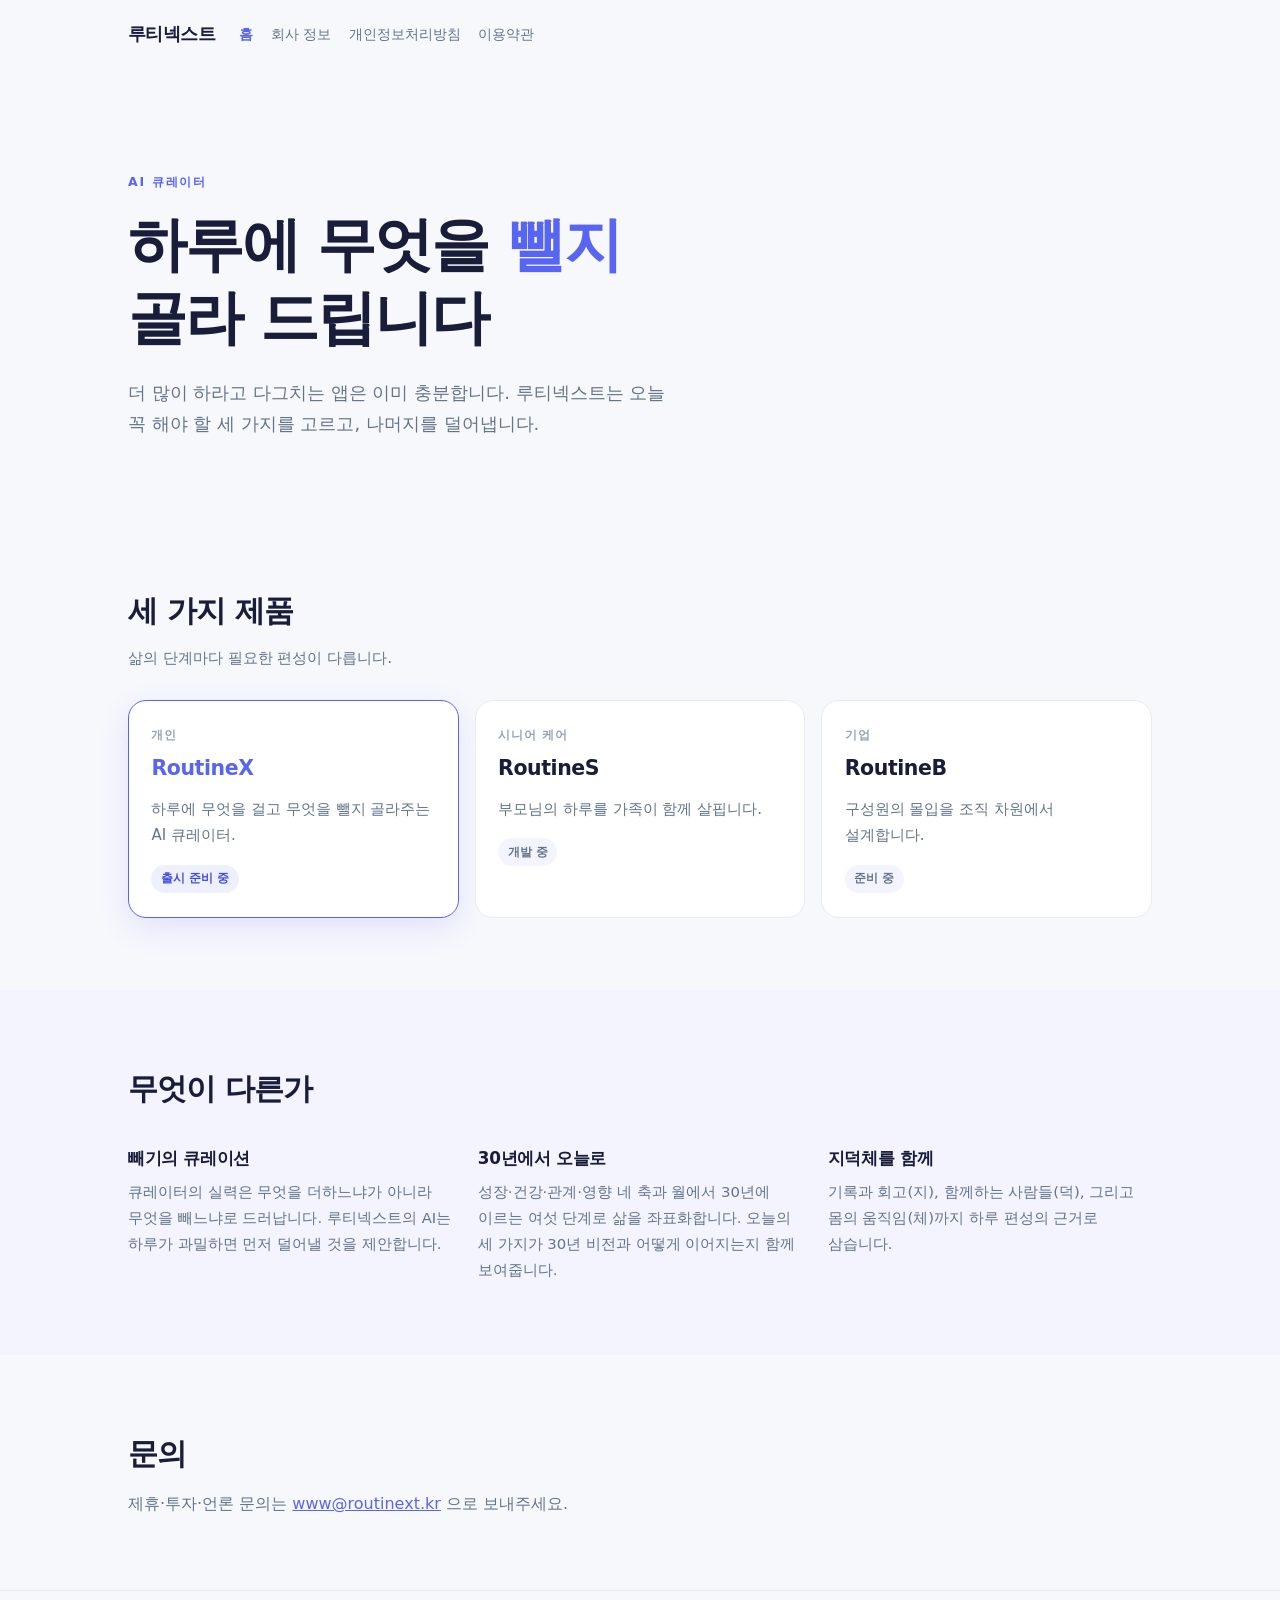
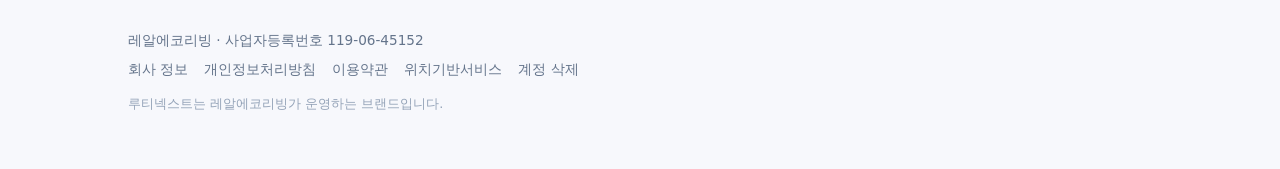
<file: index.html>
<!doctype html>
<html lang="ko">
<head>
<meta charset="utf-8">
<meta name="viewport" content="width=device-width, initial-scale=1">
<title>루티넥스트 — 하루에 무엇을 뺄지 골라 드립니다</title>
<meta name="description" content="루티넥스트는 하루에 꼭 해야 할 세 가지를 고르고 나머지를 덜어내는 AI 큐레이터입니다.">
<meta property="og:title" content="루티넥스트 — 하루에 무엇을 뺄지 골라 드립니다">
<meta property="og:description" content="루티넥스트는 하루에 꼭 해야 할 세 가지를 고르고 나머지를 덜어내는 AI 큐레이터입니다.">
<meta property="og:type" content="website">
<meta property="og:site_name" content="루티넥스트">
<link rel="stylesheet" href="/assets/style.css">
</head>
<body>
<header class="top">
  <a class="brand" href="/">루티넥스트</a>
  <nav><a href="/" class="on">홈</a><a href="/company/">회사 정보</a><a href="/privacy/">개인정보처리방침</a><a href="/terms/">이용약관</a></nav>
</header>
<main>
  <section class="hero">
    <div class="wrap">
      <p class="eyebrow">AI 큐레이터</p>
      <h1>하루에 무엇을 <em>뺄지</em><br>골라 드립니다</h1>
      <p class="lead">
        더 많이 하라고 다그치는 앱은 이미 충분합니다.
        루티넥스트는 오늘 꼭 해야 할 세 가지를 고르고, 나머지를 덜어냅니다.
      </p>
    </div>
  </section>

  <section class="section">
    <div class="wrap">
      <h2>세 가지 제품</h2>
      <p class="sub">삶의 단계마다 필요한 편성이 다릅니다.</p>
      <div class="cards">
      <article class="card lead">
        <p class="kind">개인</p>
        <h3>RoutineX</h3>
        <p class="desc">하루에 무엇을 걸고 무엇을 뺄지 골라주는 AI 큐레이터.</p>
        <p class="status">출시 준비 중</p>
      </article>
      <article class="card">
        <p class="kind">시니어 케어</p>
        <h3>RoutineS</h3>
        <p class="desc">부모님의 하루를 가족이 함께 살핍니다.</p>
        <p class="status">개발 중</p>
      </article>
      <article class="card">
        <p class="kind">기업</p>
        <h3>RoutineB</h3>
        <p class="desc">구성원의 몰입을 조직 차원에서 설계합니다.</p>
        <p class="status">준비 중</p>
      </article>
      </div>
    </div>
  </section>

  <section class="section alt">
    <div class="wrap">
      <h2>무엇이 다른가</h2>
      <div class="principles"><div class="principle"><h3>빼기의 큐레이션</h3><p>큐레이터의 실력은 무엇을 더하느냐가 아니라 무엇을 빼느냐로 드러납니다. 루티넥스트의 AI는 하루가 과밀하면 먼저 덜어낼 것을 제안합니다.</p></div><div class="principle"><h3>30년에서 오늘로</h3><p>성장·건강·관계·영향 네 축과 월에서 30년에 이르는 여섯 단계로 삶을 좌표화합니다. 오늘의 세 가지가 30년 비전과 어떻게 이어지는지 함께 보여줍니다.</p></div><div class="principle"><h3>지덕체를 함께</h3><p>기록과 회고(지), 함께하는 사람들(덕), 그리고 몸의 움직임(체)까지 하루 편성의 근거로 삼습니다.</p></div></div>
    </div>
  </section>

  <section class="section">
    <div class="wrap contact">
      <h2>문의</h2>
      <p>
        제휴·투자·언론 문의는
        <a href="mailto:www@routinext.kr">www@routinext.kr</a>
        으로 보내주세요.
      </p>
    </div>
  </section>
</main>
<footer class="foot">
  <div class="wrap">
    <p class="biz">레알에코리빙 · 사업자등록번호 119-06-45152</p>
    <p class="links">
      <a href="/company/">회사 정보</a>
      <a href="/privacy/">개인정보처리방침</a>
      <a href="/terms/">이용약관</a>
      <a href="/location/">위치기반서비스</a>
      <a href="/delete-account/">계정 삭제</a>
    </p>
    <p class="note">
      루티넥스트는 레알에코리빙가 운영하는 브랜드입니다.
    </p>
  </div>
</footer>
</body>
</html>
</file>
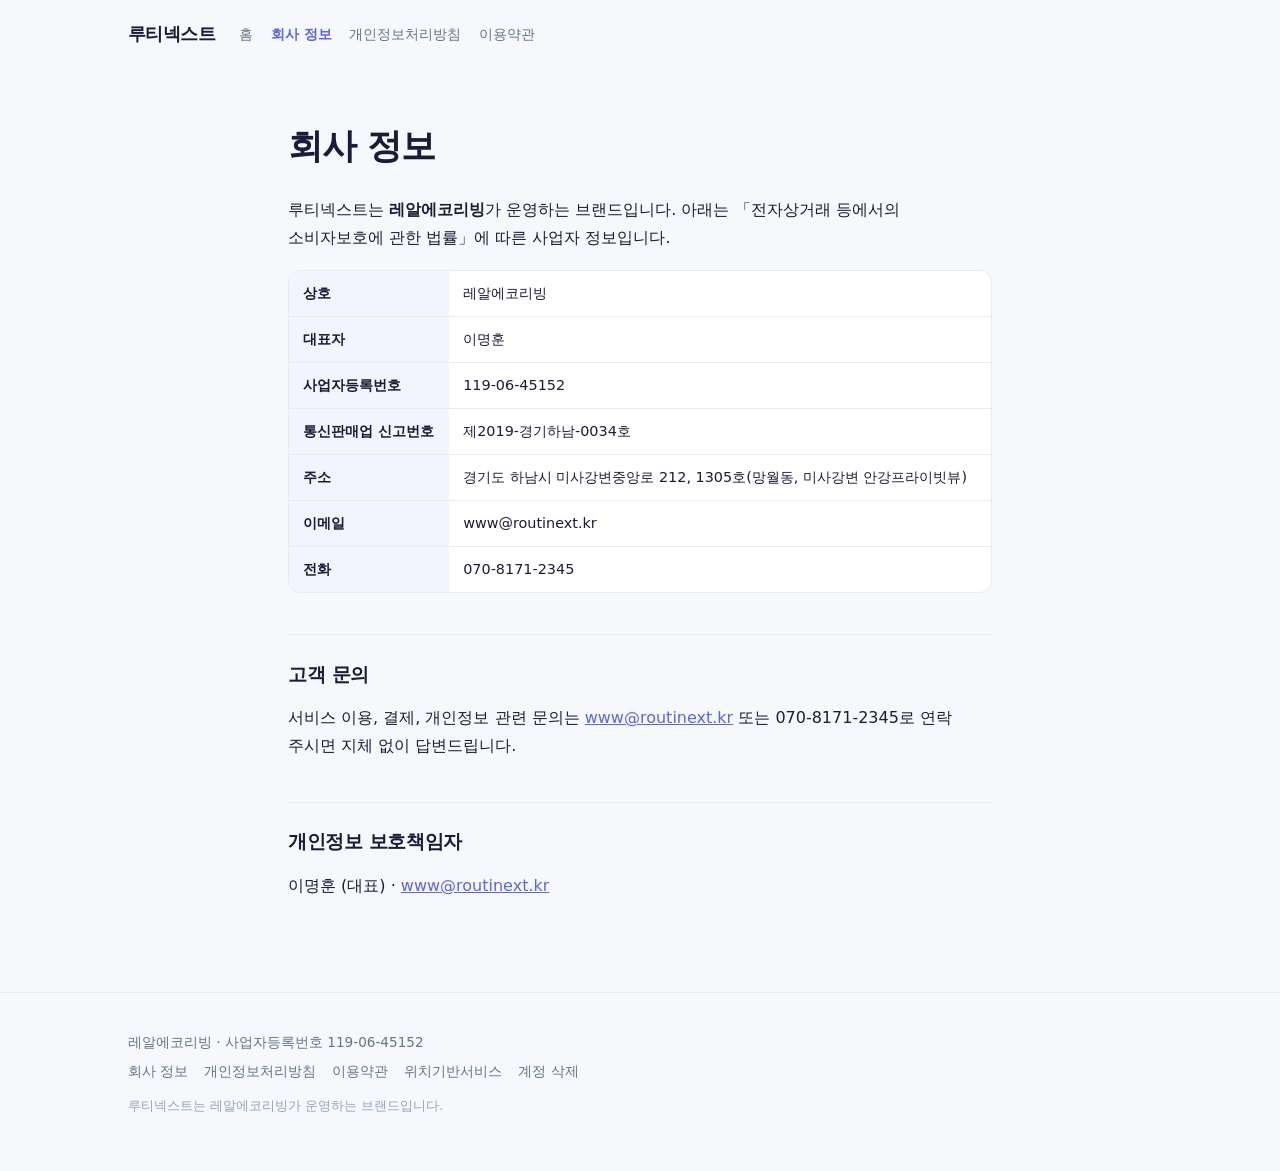
<file: company/index.html>
<!doctype html>
<html lang="ko">
<head>
<meta charset="utf-8">
<meta name="viewport" content="width=device-width, initial-scale=1">
<title>회사 정보 — 루티넥스트</title>
<meta name="description" content="루티넥스트를 운영하는 레알에코리빙의 사업자 정보입니다.">
<meta property="og:title" content="회사 정보 — 루티넥스트">
<meta property="og:description" content="루티넥스트를 운영하는 레알에코리빙의 사업자 정보입니다.">
<meta property="og:type" content="website">
<meta property="og:site_name" content="루티넥스트">
<link rel="stylesheet" href="/assets/style.css">
</head>
<body>
<header class="top">
  <a class="brand" href="/">루티넥스트</a>
  <nav><a href="/">홈</a><a href="/company/" class="on">회사 정보</a><a href="/privacy/">개인정보처리방침</a><a href="/terms/">이용약관</a></nav>
</header>
<main class="doc">
  <div class="wrap">
    <h1>회사 정보</h1>
    <p>
      루티넥스트는 <strong>레알에코리빙</strong>가 운영하는
      브랜드입니다. 아래는 「전자상거래 등에서의 소비자보호에 관한 법률」에
      따른 사업자 정보입니다.
    </p>
    <div class="tablewrap"><table class="kv"><tbody><tr><th>상호</th><td>레알에코리빙</td></tr><tr><th>대표자</th><td>이명훈</td></tr><tr><th>사업자등록번호</th><td>119-06-45152</td></tr><tr><th>통신판매업 신고번호</th><td>제2019-경기하남-0034호</td></tr><tr><th>주소</th><td>경기도 하남시 미사강변중앙로 212, 1305호(망월동, 미사강변 안강프라이빗뷰)</td></tr><tr><th>이메일</th><td>www@routinext.kr</td></tr><tr><th>전화</th><td>070-8171-2345</td></tr></tbody></table></div>

    <h2>고객 문의</h2>
    <p>
      서비스 이용, 결제, 개인정보 관련 문의는
      <a href="mailto:www@routinext.kr">www@routinext.kr</a> 또는
      070-8171-2345로 연락 주시면 지체 없이 답변드립니다.
    </p>

    <h2>개인정보 보호책임자</h2>
    <p>이명훈 (대표) ·
       <a href="mailto:www@routinext.kr">www@routinext.kr</a></p>
  </div>
</main>
<footer class="foot">
  <div class="wrap">
    <p class="biz">레알에코리빙 · 사업자등록번호 119-06-45152</p>
    <p class="links">
      <a href="/company/">회사 정보</a>
      <a href="/privacy/">개인정보처리방침</a>
      <a href="/terms/">이용약관</a>
      <a href="/location/">위치기반서비스</a>
      <a href="/delete-account/">계정 삭제</a>
    </p>
    <p class="note">
      루티넥스트는 레알에코리빙가 운영하는 브랜드입니다.
    </p>
  </div>
</footer>
</body>
</html>
</file>
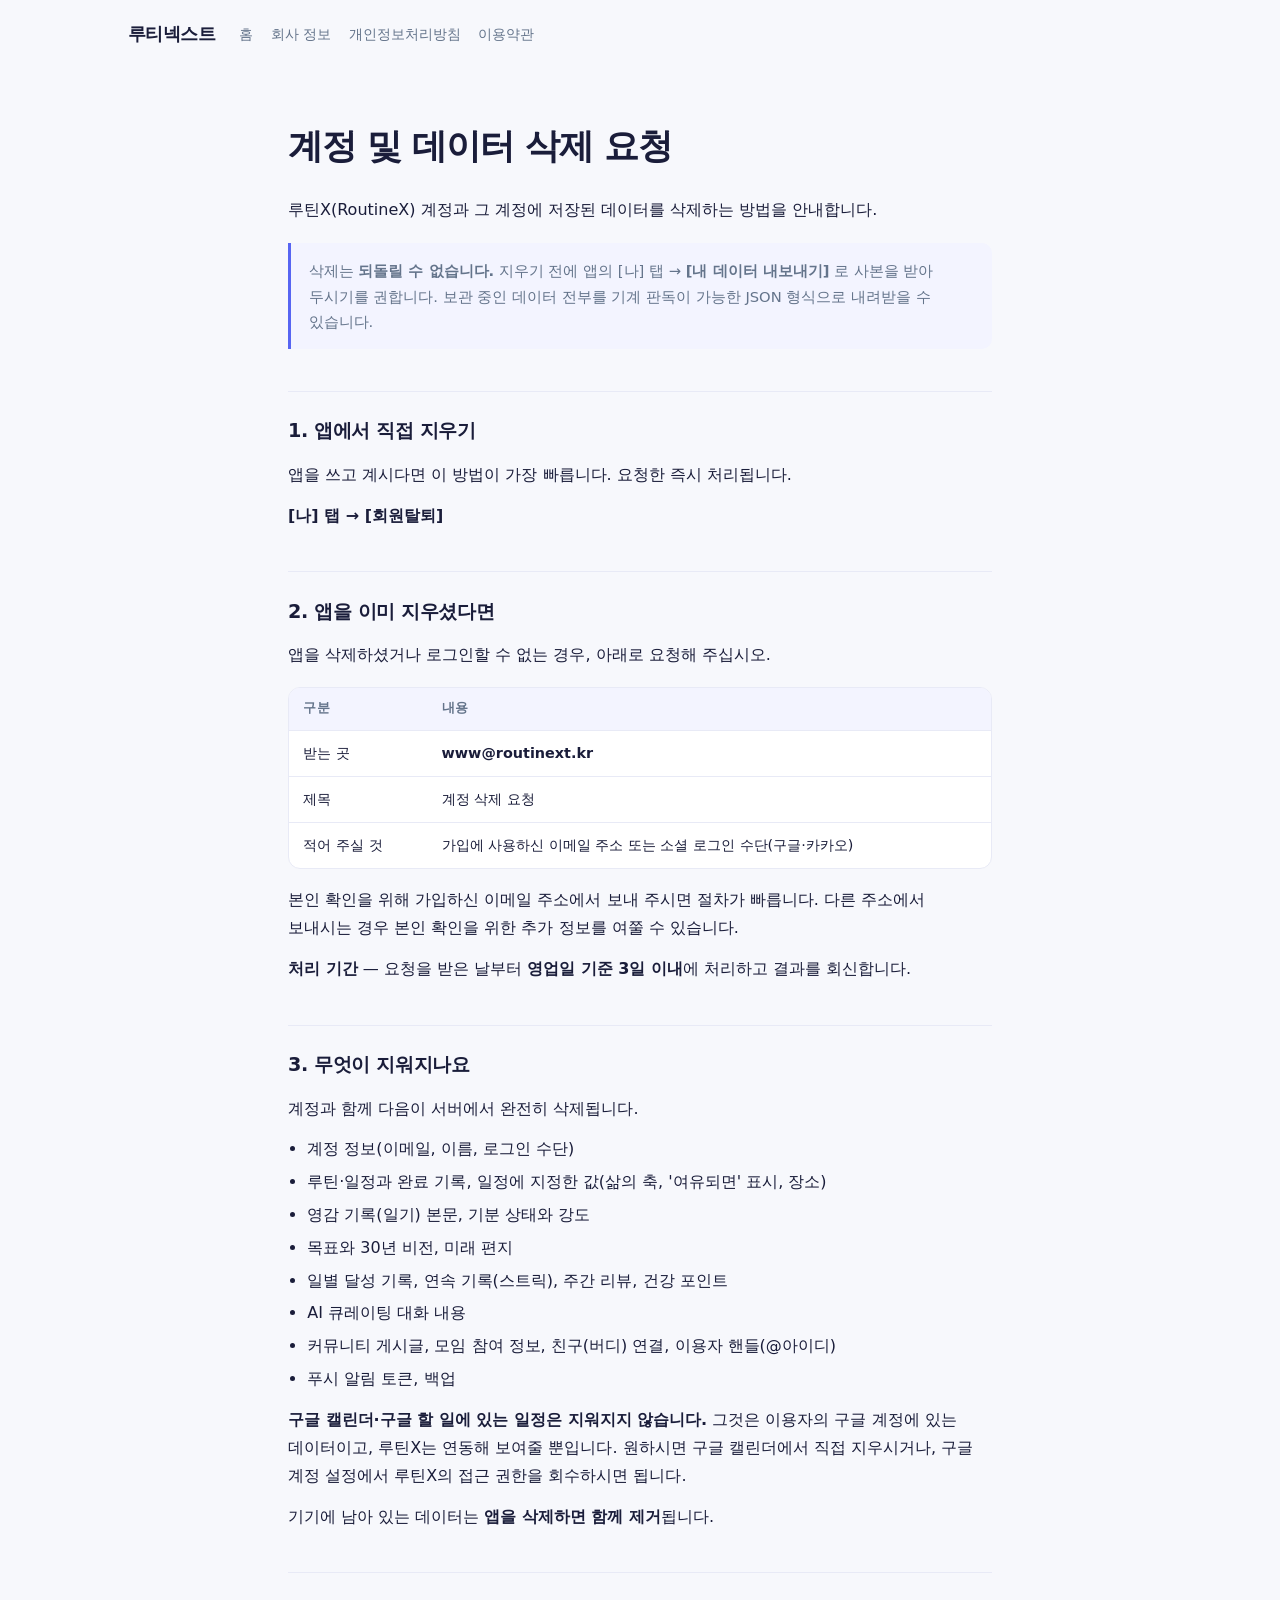
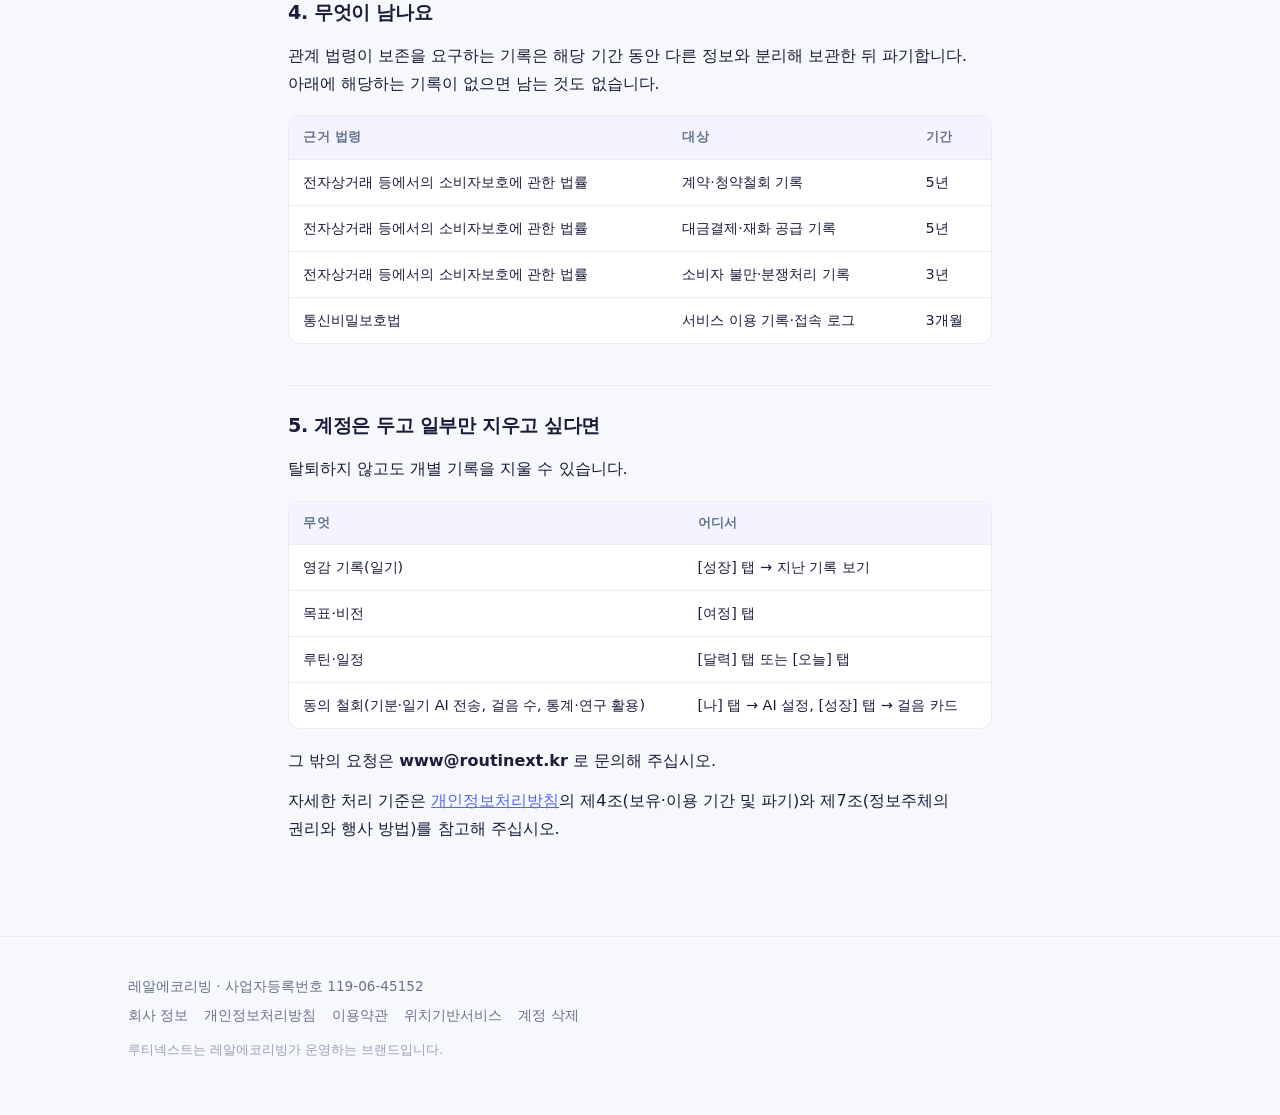
<file: delete-account/index.html>
<!doctype html>
<html lang="ko">
<head>
<meta charset="utf-8">
<meta name="viewport" content="width=device-width, initial-scale=1">
<title>계정 및 데이터 삭제 — 루티넥스트</title>
<meta name="description" content="루티넥스트 계정과 데이터를 삭제하는 방법을 안내합니다.">
<meta property="og:title" content="계정 및 데이터 삭제 — 루티넥스트">
<meta property="og:description" content="루티넥스트 계정과 데이터를 삭제하는 방법을 안내합니다.">
<meta property="og:type" content="website">
<meta property="og:site_name" content="루티넥스트">
<link rel="stylesheet" href="/assets/style.css">
</head>
<body>
<header class="top">
  <a class="brand" href="/">루티넥스트</a>
  <nav><a href="/">홈</a><a href="/company/">회사 정보</a><a href="/privacy/">개인정보처리방침</a><a href="/terms/">이용약관</a></nav>
</header>
<main class="doc">
  <div class="wrap">
    <h1>계정 및 데이터 삭제 요청</h1>
<p>루틴X(RoutineX) 계정과 그 계정에 저장된 데이터를 삭제하는 방법을 안내합니다.</p>
<blockquote>삭제는 <strong>되돌릴 수 없습니다.</strong> 지우기 전에 앱의 [나] 탭 → <strong>[내 데이터 내보내기]</strong> 로 사본을 받아 두시기를 권합니다. 보관 중인 데이터 전부를 기계 판독이 가능한 JSON 형식으로 내려받을 수 있습니다.</blockquote>
<hr>
<h2>1. 앱에서 직접 지우기</h2>
<p>앱을 쓰고 계시다면 이 방법이 가장 빠릅니다. 요청한 즉시 처리됩니다.</p>
<p><strong>[나] 탭 → [회원탈퇴]</strong></p>
<hr>
<h2>2. 앱을 이미 지우셨다면</h2>
<p>앱을 삭제하셨거나 로그인할 수 없는 경우, 아래로 요청해 주십시오.</p>
<div class="tablewrap"><table><thead><tr>
<th>구분</th>
<th>내용</th>
</tr></thead><tbody>
<tr><td>받는 곳</td><td><strong>www@routinext.kr</strong></td></tr>
<tr><td>제목</td><td>계정 삭제 요청</td></tr>
<tr><td>적어 주실 것</td><td>가입에 사용하신 이메일 주소 또는 소셜 로그인 수단(구글·카카오)</td></tr>
</tbody></table></div>
<p>본인 확인을 위해 가입하신 이메일 주소에서 보내 주시면 절차가 빠릅니다. 다른 주소에서 보내시는 경우 본인 확인을 위한 추가 정보를 여쭐 수 있습니다.</p>
<p><strong>처리 기간</strong> — 요청을 받은 날부터 <strong>영업일 기준 3일 이내</strong>에 처리하고 결과를 회신합니다.</p>
<hr>
<h2>3. 무엇이 지워지나요</h2>
<p>계정과 함께 다음이 서버에서 완전히 삭제됩니다.</p>
<ul>
<li>계정 정보(이메일, 이름, 로그인 수단)</li>
<li>루틴·일정과 완료 기록, 일정에 지정한 값(삶의 축, &#x27;여유되면&#x27; 표시, 장소)</li>
<li>영감 기록(일기) 본문, 기분 상태와 강도</li>
<li>목표와 30년 비전, 미래 편지</li>
<li>일별 달성 기록, 연속 기록(스트릭), 주간 리뷰, 건강 포인트</li>
<li>AI 큐레이팅 대화 내용</li>
<li>커뮤니티 게시글, 모임 참여 정보, 친구(버디) 연결, 이용자 핸들(@아이디)</li>
<li>푸시 알림 토큰, 백업</li>
</ul>
<p><strong>구글 캘린더·구글 할 일에 있는 일정은 지워지지 않습니다.</strong> 그것은 이용자의 구글 계정에 있는 데이터이고, 루틴X는 연동해 보여줄 뿐입니다. 원하시면 구글 캘린더에서 직접 지우시거나, 구글 계정 설정에서 루틴X의 접근 권한을 회수하시면 됩니다.</p>
<p>기기에 남아 있는 데이터는 <strong>앱을 삭제하면 함께 제거</strong>됩니다.</p>
<hr>
<h2>4. 무엇이 남나요</h2>
<p>관계 법령이 보존을 요구하는 기록은 해당 기간 동안 다른 정보와 분리해 보관한 뒤 파기합니다. 아래에 해당하는 기록이 없으면 남는 것도 없습니다.</p>
<div class="tablewrap"><table><thead><tr>
<th>근거 법령</th>
<th>대상</th>
<th>기간</th>
</tr></thead><tbody>
<tr><td>전자상거래 등에서의 소비자보호에 관한 법률</td><td>계약·청약철회 기록</td><td>5년</td></tr>
<tr><td>전자상거래 등에서의 소비자보호에 관한 법률</td><td>대금결제·재화 공급 기록</td><td>5년</td></tr>
<tr><td>전자상거래 등에서의 소비자보호에 관한 법률</td><td>소비자 불만·분쟁처리 기록</td><td>3년</td></tr>
<tr><td>통신비밀보호법</td><td>서비스 이용 기록·접속 로그</td><td>3개월</td></tr>
</tbody></table></div>
<hr>
<h2>5. 계정은 두고 일부만 지우고 싶다면</h2>
<p>탈퇴하지 않고도 개별 기록을 지울 수 있습니다.</p>
<div class="tablewrap"><table><thead><tr>
<th>무엇</th>
<th>어디서</th>
</tr></thead><tbody>
<tr><td>영감 기록(일기)</td><td>[성장] 탭 → 지난 기록 보기</td></tr>
<tr><td>목표·비전</td><td>[여정] 탭</td></tr>
<tr><td>루틴·일정</td><td>[달력] 탭 또는 [오늘] 탭</td></tr>
<tr><td>동의 철회(기분·일기 AI 전송, 걸음 수, 통계·연구 활용)</td><td>[나] 탭 → AI 설정, [성장] 탭 → 걸음 카드</td></tr>
</tbody></table></div>
<p>그 밖의 요청은 <strong>www@routinext.kr</strong> 로 문의해 주십시오.</p>
<hr>
<p>자세한 처리 기준은 <a href="/privacy/">개인정보처리방침</a>의 제4조(보유·이용 기간 및 파기)와 제7조(정보주체의 권리와 행사 방법)를 참고해 주십시오.</p>
  </div>
</main>
<footer class="foot">
  <div class="wrap">
    <p class="biz">레알에코리빙 · 사업자등록번호 119-06-45152</p>
    <p class="links">
      <a href="/company/">회사 정보</a>
      <a href="/privacy/">개인정보처리방침</a>
      <a href="/terms/">이용약관</a>
      <a href="/location/">위치기반서비스</a>
      <a href="/delete-account/">계정 삭제</a>
    </p>
    <p class="note">
      루티넥스트는 레알에코리빙가 운영하는 브랜드입니다.
    </p>
  </div>
</footer>
</body>
</html>
</file>
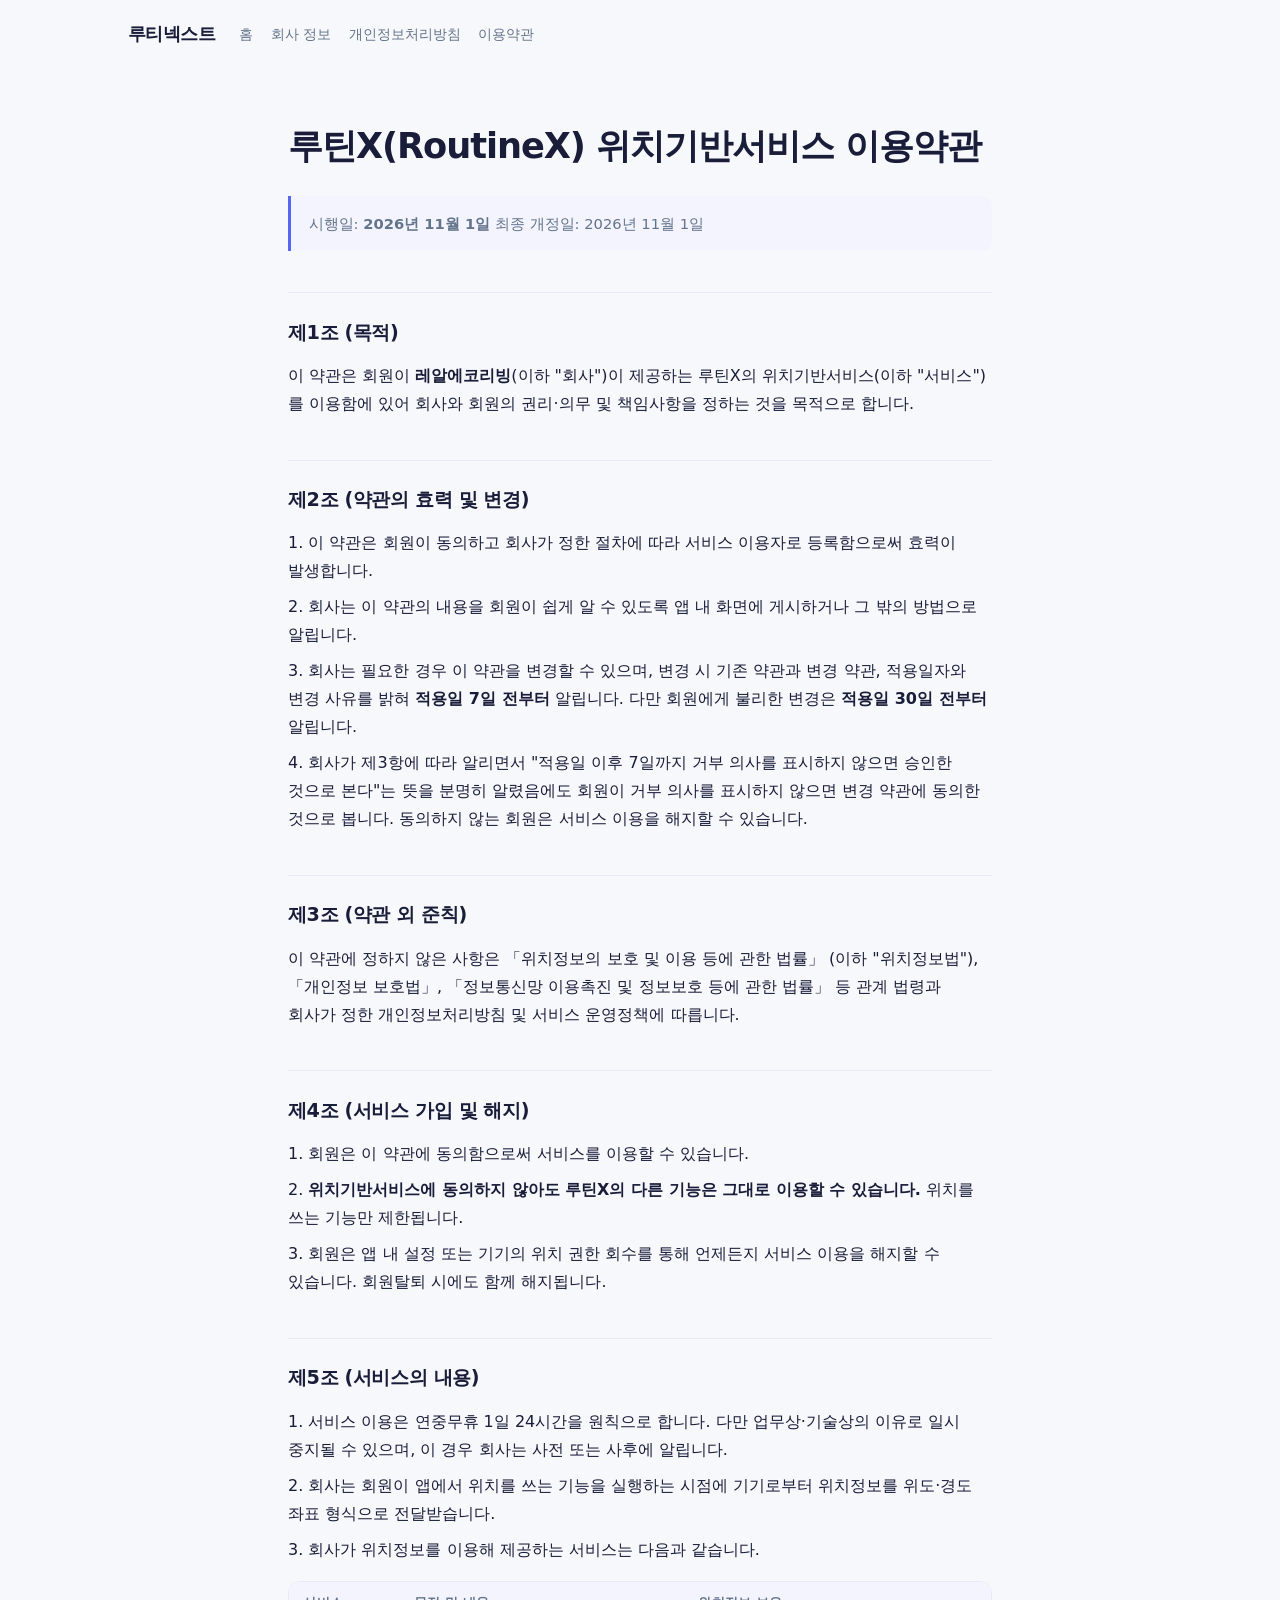
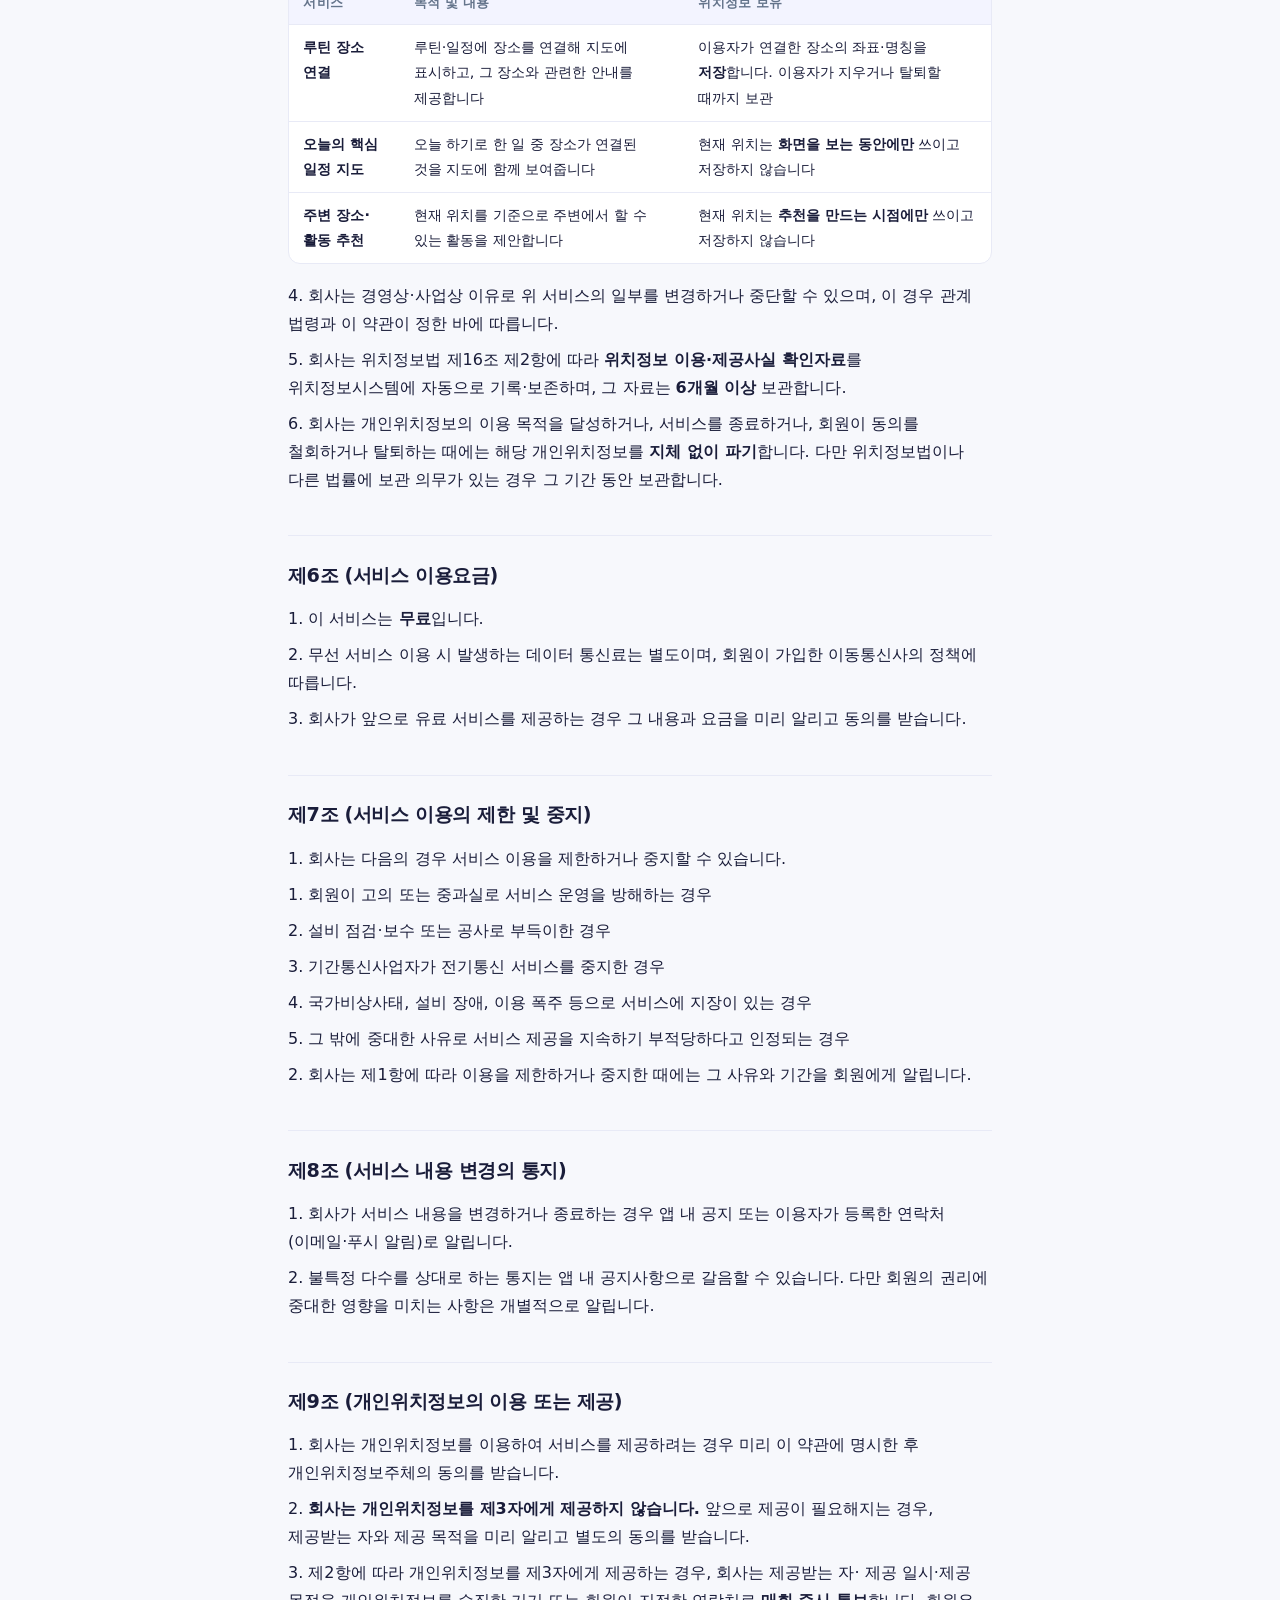
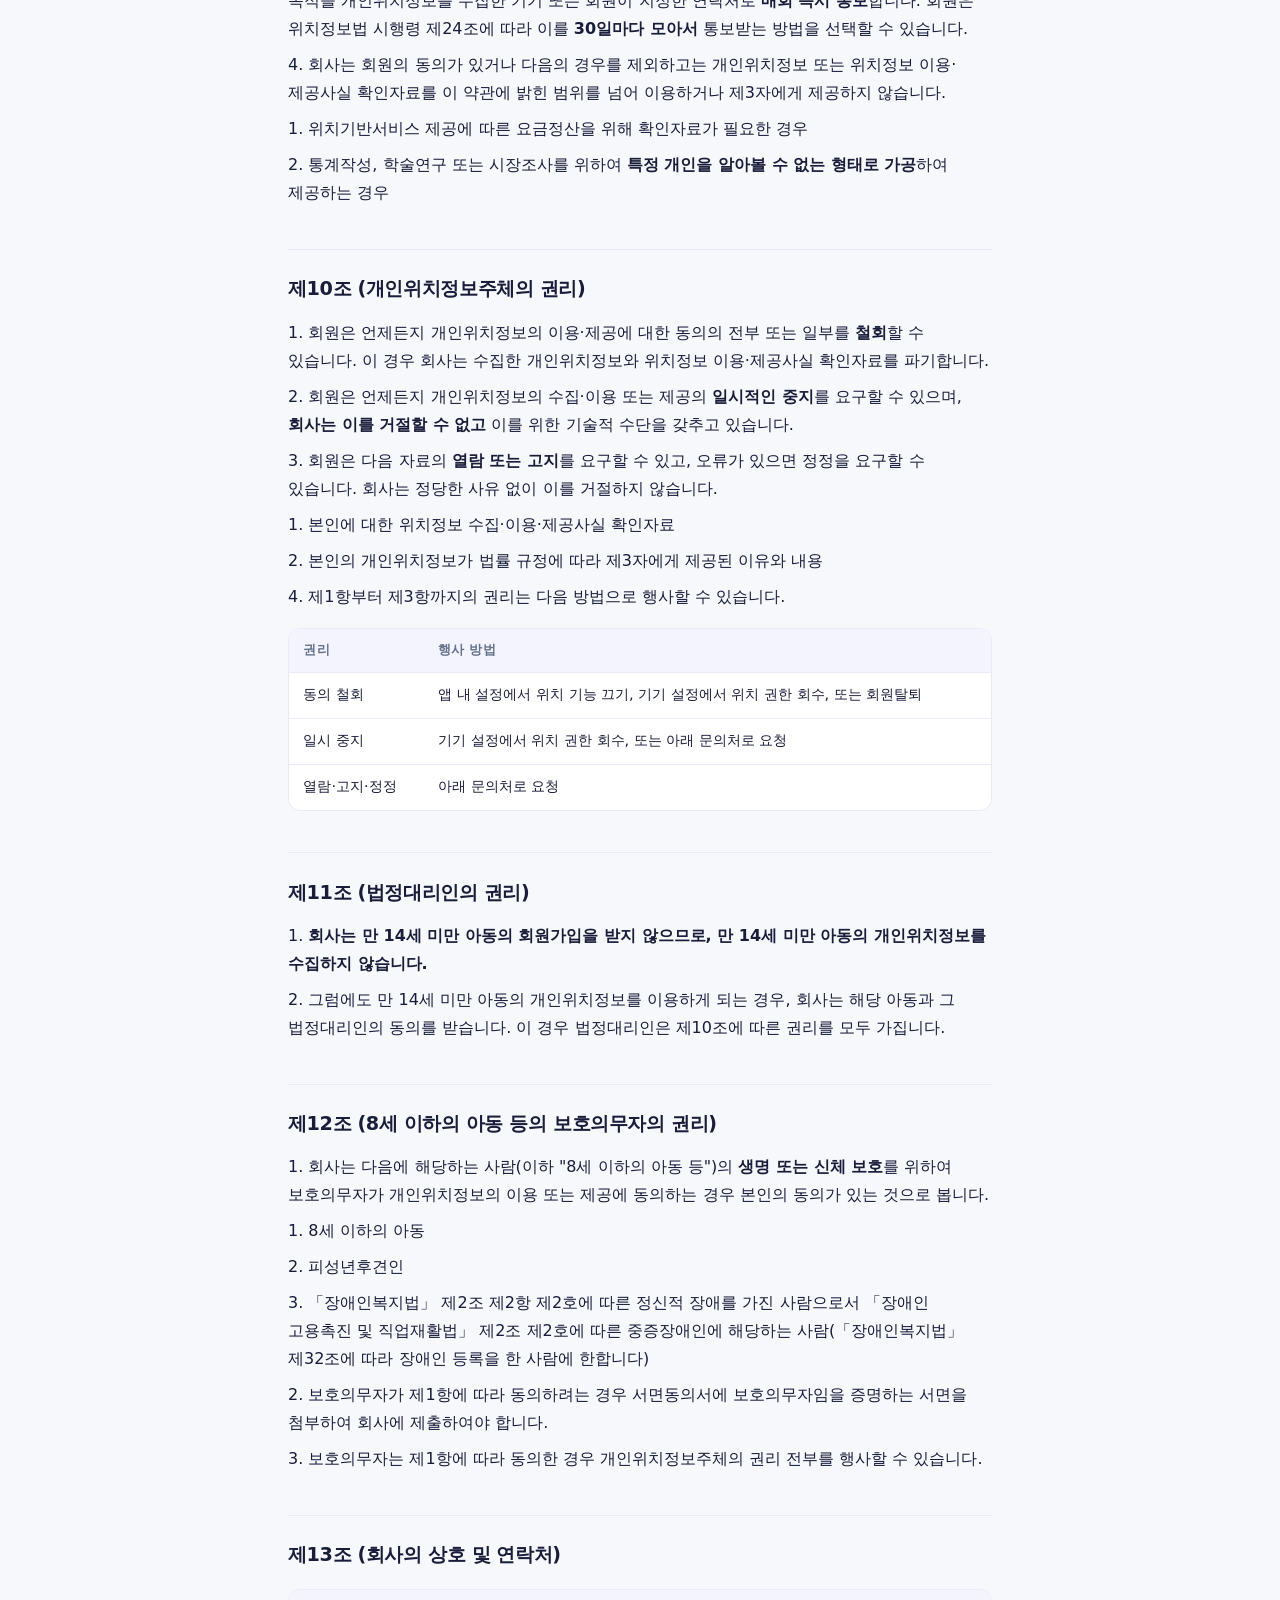
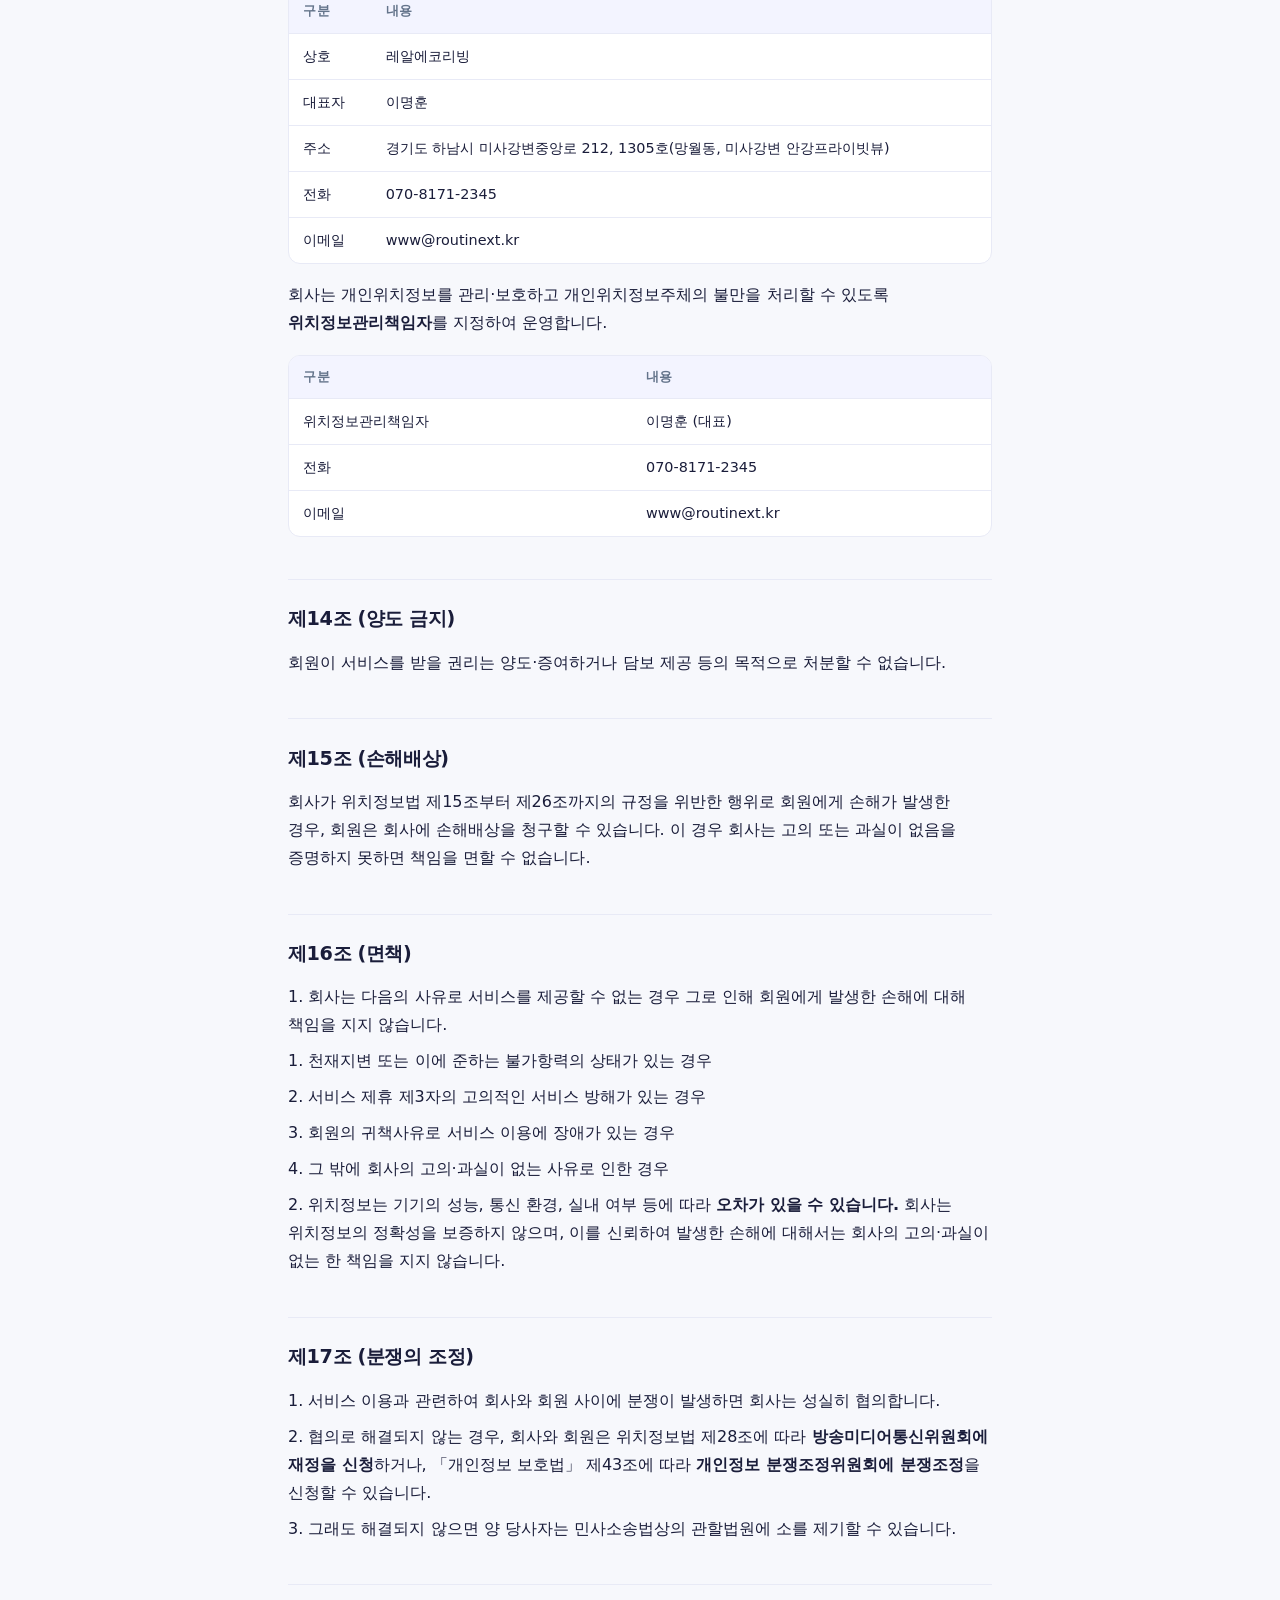
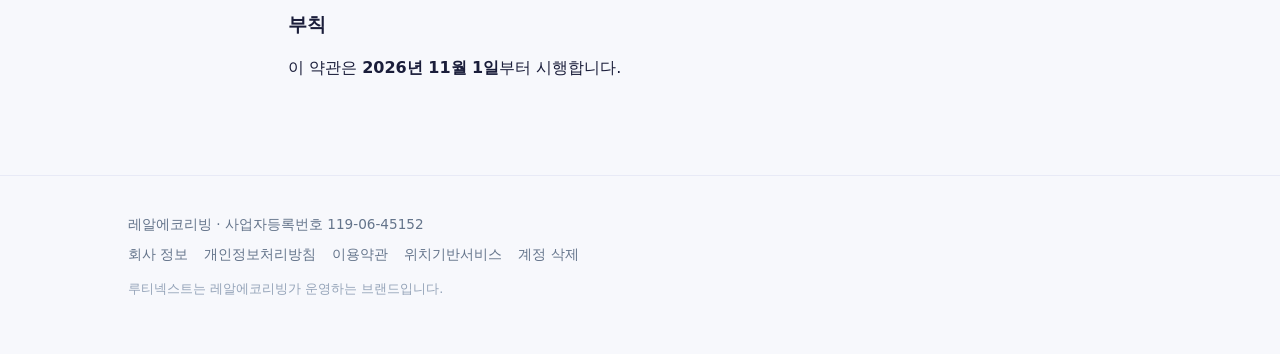
<file: location/index.html>
<!doctype html>
<html lang="ko">
<head>
<meta charset="utf-8">
<meta name="viewport" content="width=device-width, initial-scale=1">
<title>위치기반서비스 이용약관 — 루티넥스트</title>
<meta name="description" content="루티넥스트 위치기반서비스 이용약관입니다.">
<meta property="og:title" content="위치기반서비스 이용약관 — 루티넥스트">
<meta property="og:description" content="루티넥스트 위치기반서비스 이용약관입니다.">
<meta property="og:type" content="website">
<meta property="og:site_name" content="루티넥스트">
<link rel="stylesheet" href="/assets/style.css">
</head>
<body>
<header class="top">
  <a class="brand" href="/">루티넥스트</a>
  <nav><a href="/">홈</a><a href="/company/">회사 정보</a><a href="/privacy/">개인정보처리방침</a><a href="/terms/">이용약관</a></nav>
</header>
<main class="doc">
  <div class="wrap">
    <h1>루틴X(RoutineX) 위치기반서비스 이용약관</h1>
<blockquote>시행일: <strong>2026년 11월 1일</strong> 최종 개정일: 2026년 11월 1일</blockquote>
<hr>
<h2>제1조 (목적)</h2>
<p>이 약관은 회원이 <strong>레알에코리빙</strong>(이하 &quot;회사&quot;)이 제공하는 루틴X의 위치기반서비스(이하 &quot;서비스&quot;)를 이용함에 있어 회사와 회원의 권리·의무 및 책임사항을 정하는 것을 목적으로 합니다.</p>
<hr>
<h2>제2조 (약관의 효력 및 변경)</h2>
<p class="num">1. 이 약관은 회원이 동의하고 회사가 정한 절차에 따라 서비스 이용자로 등록함으로써 효력이 발생합니다.</p>
<p class="num">2. 회사는 이 약관의 내용을 회원이 쉽게 알 수 있도록 앱 내 화면에 게시하거나 그 밖의 방법으로 알립니다.</p>
<p class="num">3. 회사는 필요한 경우 이 약관을 변경할 수 있으며, 변경 시 기존 약관과 변경 약관, 적용일자와 변경 사유를 밝혀 <strong>적용일 7일 전부터</strong> 알립니다. 다만 회원에게 불리한 변경은 <strong>적용일 30일 전부터</strong> 알립니다.</p>
<p class="num">4. 회사가 제3항에 따라 알리면서 &quot;적용일 이후 7일까지 거부 의사를 표시하지 않으면 승인한 것으로 본다&quot;는 뜻을 분명히 알렸음에도 회원이 거부 의사를 표시하지 않으면 변경 약관에 동의한 것으로 봅니다. 동의하지 않는 회원은 서비스 이용을 해지할 수 있습니다.</p>
<hr>
<h2>제3조 (약관 외 준칙)</h2>
<p>이 약관에 정하지 않은 사항은 「위치정보의 보호 및 이용 등에 관한 법률」 (이하 &quot;위치정보법&quot;), 「개인정보 보호법」, 「정보통신망 이용촉진 및 정보보호 등에 관한 법률」 등 관계 법령과 회사가 정한 개인정보처리방침 및 서비스 운영정책에 따릅니다.</p>
<hr>
<h2>제4조 (서비스 가입 및 해지)</h2>
<p class="num">1. 회원은 이 약관에 동의함으로써 서비스를 이용할 수 있습니다.</p>
<p class="num">2. <strong>위치기반서비스에 동의하지 않아도 루틴X의 다른 기능은 그대로 이용할 수 있습니다.</strong> 위치를 쓰는 기능만 제한됩니다.</p>
<p class="num">3. 회원은 앱 내 설정 또는 기기의 위치 권한 회수를 통해 언제든지 서비스 이용을 해지할 수 있습니다. 회원탈퇴 시에도 함께 해지됩니다.</p>
<hr>
<h2>제5조 (서비스의 내용)</h2>
<p class="num">1. 서비스 이용은 연중무휴 1일 24시간을 원칙으로 합니다. 다만 업무상·기술상의 이유로 일시 중지될 수 있으며, 이 경우 회사는 사전 또는 사후에 알립니다.</p>
<p class="num">2. 회사는 회원이 앱에서 위치를 쓰는 기능을 실행하는 시점에 기기로부터 위치정보를 위도·경도 좌표 형식으로 전달받습니다.</p>
<p class="num">3. 회사가 위치정보를 이용해 제공하는 서비스는 다음과 같습니다.</p>
<div class="tablewrap"><table><thead><tr>
<th>서비스</th>
<th>목적 및 내용</th>
<th>위치정보 보유</th>
</tr></thead><tbody>
<tr><td><strong>루틴 장소 연결</strong></td><td>루틴·일정에 장소를 연결해 지도에 표시하고, 그 장소와 관련한 안내를 제공합니다</td><td>이용자가 연결한 장소의 좌표·명칭을 <strong>저장</strong>합니다. 이용자가 지우거나 탈퇴할 때까지 보관</td></tr>
<tr><td><strong>오늘의 핵심 일정 지도</strong></td><td>오늘 하기로 한 일 중 장소가 연결된 것을 지도에 함께 보여줍니다</td><td>현재 위치는 <strong>화면을 보는 동안에만</strong> 쓰이고 저장하지 않습니다</td></tr>
<tr><td><strong>주변 장소·활동 추천</strong></td><td>현재 위치를 기준으로 주변에서 할 수 있는 활동을 제안합니다</td><td>현재 위치는 <strong>추천을 만드는 시점에만</strong> 쓰이고 저장하지 않습니다</td></tr>
</tbody></table></div>
<p class="num">4. 회사는 경영상·사업상 이유로 위 서비스의 일부를 변경하거나 중단할 수 있으며, 이 경우 관계 법령과 이 약관이 정한 바에 따릅니다.</p>
<p class="num">5. 회사는 위치정보법 제16조 제2항에 따라 <strong>위치정보 이용·제공사실 확인자료</strong>를 위치정보시스템에 자동으로 기록·보존하며, 그 자료는 <strong>6개월 이상</strong> 보관합니다.</p>
<p class="num">6. 회사는 개인위치정보의 이용 목적을 달성하거나, 서비스를 종료하거나, 회원이 동의를 철회하거나 탈퇴하는 때에는 해당 개인위치정보를 <strong>지체 없이 파기</strong>합니다. 다만 위치정보법이나 다른 법률에 보관 의무가 있는 경우 그 기간 동안 보관합니다.</p>
<hr>
<h2>제6조 (서비스 이용요금)</h2>
<p class="num">1. 이 서비스는 <strong>무료</strong>입니다.</p>
<p class="num">2. 무선 서비스 이용 시 발생하는 데이터 통신료는 별도이며, 회원이 가입한 이동통신사의 정책에 따릅니다.</p>
<p class="num">3. 회사가 앞으로 유료 서비스를 제공하는 경우 그 내용과 요금을 미리 알리고 동의를 받습니다.</p>
<hr>
<h2>제7조 (서비스 이용의 제한 및 중지)</h2>
<p class="num">1. 회사는 다음의 경우 서비스 이용을 제한하거나 중지할 수 있습니다.</p>
<p class="num">1. 회원이 고의 또는 중과실로 서비스 운영을 방해하는 경우</p>
<p class="num">2. 설비 점검·보수 또는 공사로 부득이한 경우</p>
<p class="num">3. 기간통신사업자가 전기통신 서비스를 중지한 경우</p>
<p class="num">4. 국가비상사태, 설비 장애, 이용 폭주 등으로 서비스에 지장이 있는 경우</p>
<p class="num">5. 그 밖에 중대한 사유로 서비스 제공을 지속하기 부적당하다고 인정되는 경우</p>
<p class="num">2. 회사는 제1항에 따라 이용을 제한하거나 중지한 때에는 그 사유와 기간을 회원에게 알립니다.</p>
<hr>
<h2>제8조 (서비스 내용 변경의 통지)</h2>
<p class="num">1. 회사가 서비스 내용을 변경하거나 종료하는 경우 앱 내 공지 또는 이용자가 등록한 연락처(이메일·푸시 알림)로 알립니다.</p>
<p class="num">2. 불특정 다수를 상대로 하는 통지는 앱 내 공지사항으로 갈음할 수 있습니다. 다만 회원의 권리에 중대한 영향을 미치는 사항은 개별적으로 알립니다.</p>
<hr>
<h2>제9조 (개인위치정보의 이용 또는 제공)</h2>
<p class="num">1. 회사는 개인위치정보를 이용하여 서비스를 제공하려는 경우 미리 이 약관에 명시한 후 개인위치정보주체의 동의를 받습니다.</p>
<p class="num">2. <strong>회사는 개인위치정보를 제3자에게 제공하지 않습니다.</strong> 앞으로 제공이 필요해지는 경우, 제공받는 자와 제공 목적을 미리 알리고 별도의 동의를 받습니다.</p>
<p class="num">3. 제2항에 따라 개인위치정보를 제3자에게 제공하는 경우, 회사는 제공받는 자· 제공 일시·제공 목적을 개인위치정보를 수집한 기기 또는 회원이 지정한 연락처로 <strong>매회 즉시 통보</strong>합니다. 회원은 위치정보법 시행령 제24조에 따라 이를 <strong>30일마다 모아서</strong> 통보받는 방법을 선택할 수 있습니다.</p>
<p class="num">4. 회사는 회원의 동의가 있거나 다음의 경우를 제외하고는 개인위치정보 또는 위치정보 이용·제공사실 확인자료를 이 약관에 밝힌 범위를 넘어 이용하거나 제3자에게 제공하지 않습니다.</p>
<p class="num">1. 위치기반서비스 제공에 따른 요금정산을 위해 확인자료가 필요한 경우</p>
<p class="num">2. 통계작성, 학술연구 또는 시장조사를 위하여 <strong>특정 개인을 알아볼 수 없는 형태로 가공</strong>하여 제공하는 경우</p>
<hr>
<h2>제10조 (개인위치정보주체의 권리)</h2>
<p class="num">1. 회원은 언제든지 개인위치정보의 이용·제공에 대한 동의의 전부 또는 일부를 <strong>철회</strong>할 수 있습니다. 이 경우 회사는 수집한 개인위치정보와 위치정보 이용·제공사실 확인자료를 파기합니다.</p>
<p class="num">2. 회원은 언제든지 개인위치정보의 수집·이용 또는 제공의 <strong>일시적인 중지</strong>를 요구할 수 있으며, <strong>회사는 이를 거절할 수 없고</strong> 이를 위한 기술적 수단을 갖추고 있습니다.</p>
<p class="num">3. 회원은 다음 자료의 <strong>열람 또는 고지</strong>를 요구할 수 있고, 오류가 있으면 정정을 요구할 수 있습니다. 회사는 정당한 사유 없이 이를 거절하지 않습니다.</p>
<p class="num">1. 본인에 대한 위치정보 수집·이용·제공사실 확인자료</p>
<p class="num">2. 본인의 개인위치정보가 법률 규정에 따라 제3자에게 제공된 이유와 내용</p>
<p class="num">4. 제1항부터 제3항까지의 권리는 다음 방법으로 행사할 수 있습니다.</p>
<div class="tablewrap"><table><thead><tr>
<th>권리</th>
<th>행사 방법</th>
</tr></thead><tbody>
<tr><td>동의 철회</td><td>앱 내 설정에서 위치 기능 끄기, 기기 설정에서 위치 권한 회수, 또는 회원탈퇴</td></tr>
<tr><td>일시 중지</td><td>기기 설정에서 위치 권한 회수, 또는 아래 문의처로 요청</td></tr>
<tr><td>열람·고지·정정</td><td>아래 문의처로 요청</td></tr>
</tbody></table></div>
<hr>
<h2>제11조 (법정대리인의 권리)</h2>
<p class="num">1. <strong>회사는 만 14세 미만 아동의 회원가입을 받지 않으므로, 만 14세 미만 아동의 개인위치정보를 수집하지 않습니다.</strong></p>
<p class="num">2. 그럼에도 만 14세 미만 아동의 개인위치정보를 이용하게 되는 경우, 회사는 해당 아동과 그 법정대리인의 동의를 받습니다. 이 경우 법정대리인은 제10조에 따른 권리를 모두 가집니다.</p>
<hr>
<h2>제12조 (8세 이하의 아동 등의 보호의무자의 권리)</h2>
<p class="num">1. 회사는 다음에 해당하는 사람(이하 &quot;8세 이하의 아동 등&quot;)의 <strong>생명 또는 신체 보호</strong>를 위하여 보호의무자가 개인위치정보의 이용 또는 제공에 동의하는 경우 본인의 동의가 있는 것으로 봅니다.</p>
<p class="num">1. 8세 이하의 아동</p>
<p class="num">2. 피성년후견인</p>
<p class="num">3. 「장애인복지법」 제2조 제2항 제2호에 따른 정신적 장애를 가진 사람으로서 「장애인 고용촉진 및 직업재활법」 제2조 제2호에 따른 중증장애인에 해당하는 사람(「장애인복지법」 제32조에 따라 장애인 등록을 한 사람에 한합니다)</p>
<p class="num">2. 보호의무자가 제1항에 따라 동의하려는 경우 서면동의서에 보호의무자임을 증명하는 서면을 첨부하여 회사에 제출하여야 합니다.</p>
<p class="num">3. 보호의무자는 제1항에 따라 동의한 경우 개인위치정보주체의 권리 전부를 행사할 수 있습니다.</p>
<hr>
<h2>제13조 (회사의 상호 및 연락처)</h2>
<div class="tablewrap"><table><thead><tr>
<th>구분</th>
<th>내용</th>
</tr></thead><tbody>
<tr><td>상호</td><td>레알에코리빙</td></tr>
<tr><td>대표자</td><td>이명훈</td></tr>
<tr><td>주소</td><td>경기도 하남시 미사강변중앙로 212, 1305호(망월동, 미사강변 안강프라이빗뷰)</td></tr>
<tr><td>전화</td><td>070-8171-2345</td></tr>
<tr><td>이메일</td><td>www@routinext.kr</td></tr>
</tbody></table></div>
<p>회사는 개인위치정보를 관리·보호하고 개인위치정보주체의 불만을 처리할 수 있도록 <strong>위치정보관리책임자</strong>를 지정하여 운영합니다.</p>
<div class="tablewrap"><table><thead><tr>
<th>구분</th>
<th>내용</th>
</tr></thead><tbody>
<tr><td>위치정보관리책임자</td><td>이명훈 (대표)</td></tr>
<tr><td>전화</td><td>070-8171-2345</td></tr>
<tr><td>이메일</td><td>www@routinext.kr</td></tr>
</tbody></table></div>
<hr>
<h2>제14조 (양도 금지)</h2>
<p>회원이 서비스를 받을 권리는 양도·증여하거나 담보 제공 등의 목적으로 처분할 수 없습니다.</p>
<hr>
<h2>제15조 (손해배상)</h2>
<p>회사가 위치정보법 제15조부터 제26조까지의 규정을 위반한 행위로 회원에게 손해가 발생한 경우, 회원은 회사에 손해배상을 청구할 수 있습니다. 이 경우 회사는 고의 또는 과실이 없음을 증명하지 못하면 책임을 면할 수 없습니다.</p>
<hr>
<h2>제16조 (면책)</h2>
<p class="num">1. 회사는 다음의 사유로 서비스를 제공할 수 없는 경우 그로 인해 회원에게 발생한 손해에 대해 책임을 지지 않습니다.</p>
<p class="num">1. 천재지변 또는 이에 준하는 불가항력의 상태가 있는 경우</p>
<p class="num">2. 서비스 제휴 제3자의 고의적인 서비스 방해가 있는 경우</p>
<p class="num">3. 회원의 귀책사유로 서비스 이용에 장애가 있는 경우</p>
<p class="num">4. 그 밖에 회사의 고의·과실이 없는 사유로 인한 경우</p>
<p class="num">2. 위치정보는 기기의 성능, 통신 환경, 실내 여부 등에 따라 <strong>오차가 있을 수 있습니다.</strong> 회사는 위치정보의 정확성을 보증하지 않으며, 이를 신뢰하여 발생한 손해에 대해서는 회사의 고의·과실이 없는 한 책임을 지지 않습니다.</p>
<hr>
<h2>제17조 (분쟁의 조정)</h2>
<p class="num">1. 서비스 이용과 관련하여 회사와 회원 사이에 분쟁이 발생하면 회사는 성실히 협의합니다.</p>
<p class="num">2. 협의로 해결되지 않는 경우, 회사와 회원은 위치정보법 제28조에 따라 <strong>방송미디어통신위원회에 재정을 신청</strong>하거나, 「개인정보 보호법」 제43조에 따라 <strong>개인정보 분쟁조정위원회에 분쟁조정</strong>을 신청할 수 있습니다.</p>
<p class="num">3. 그래도 해결되지 않으면 양 당사자는 민사소송법상의 관할법원에 소를 제기할 수 있습니다.</p>
<hr>
<h2>부칙</h2>
<p>이 약관은 <strong>2026년 11월 1일</strong>부터 시행합니다.</p>
  </div>
</main>
<footer class="foot">
  <div class="wrap">
    <p class="biz">레알에코리빙 · 사업자등록번호 119-06-45152</p>
    <p class="links">
      <a href="/company/">회사 정보</a>
      <a href="/privacy/">개인정보처리방침</a>
      <a href="/terms/">이용약관</a>
      <a href="/location/">위치기반서비스</a>
      <a href="/delete-account/">계정 삭제</a>
    </p>
    <p class="note">
      루티넥스트는 레알에코리빙가 운영하는 브랜드입니다.
    </p>
  </div>
</footer>
</body>
</html>
</file>
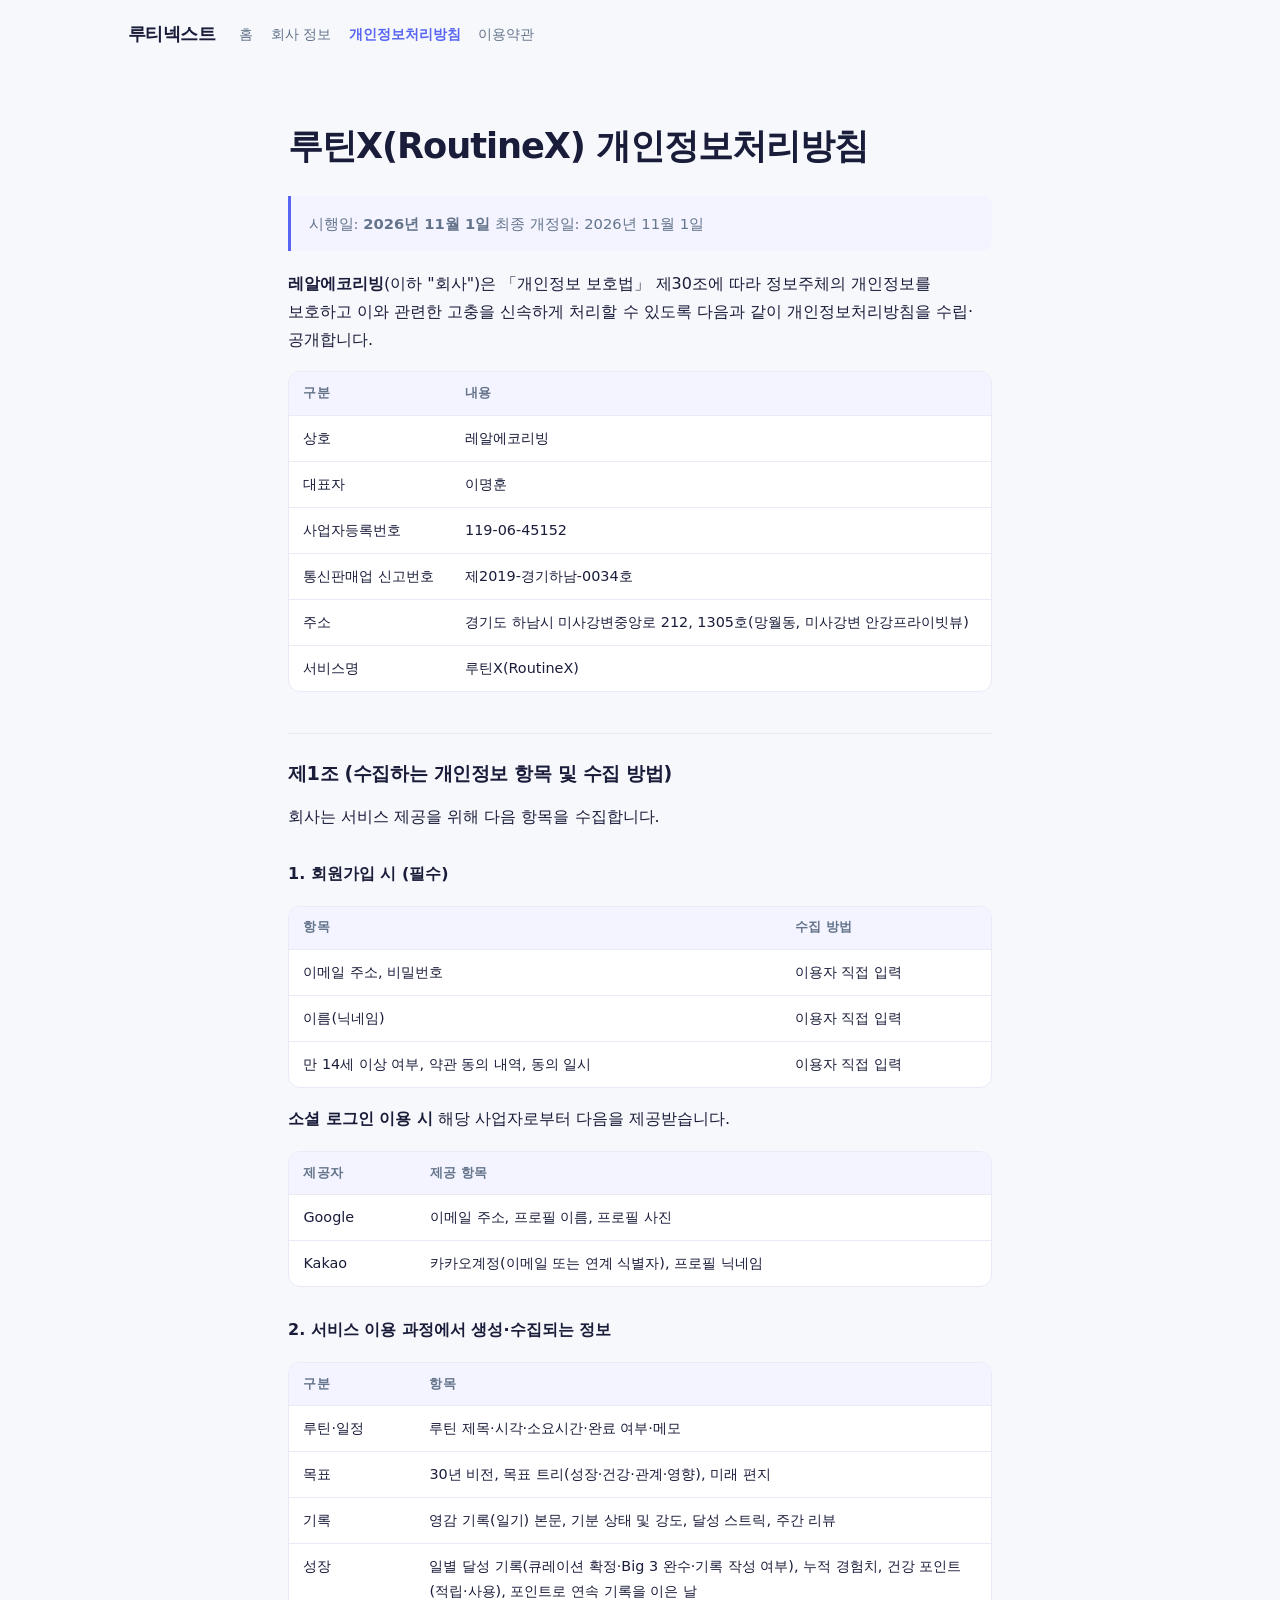
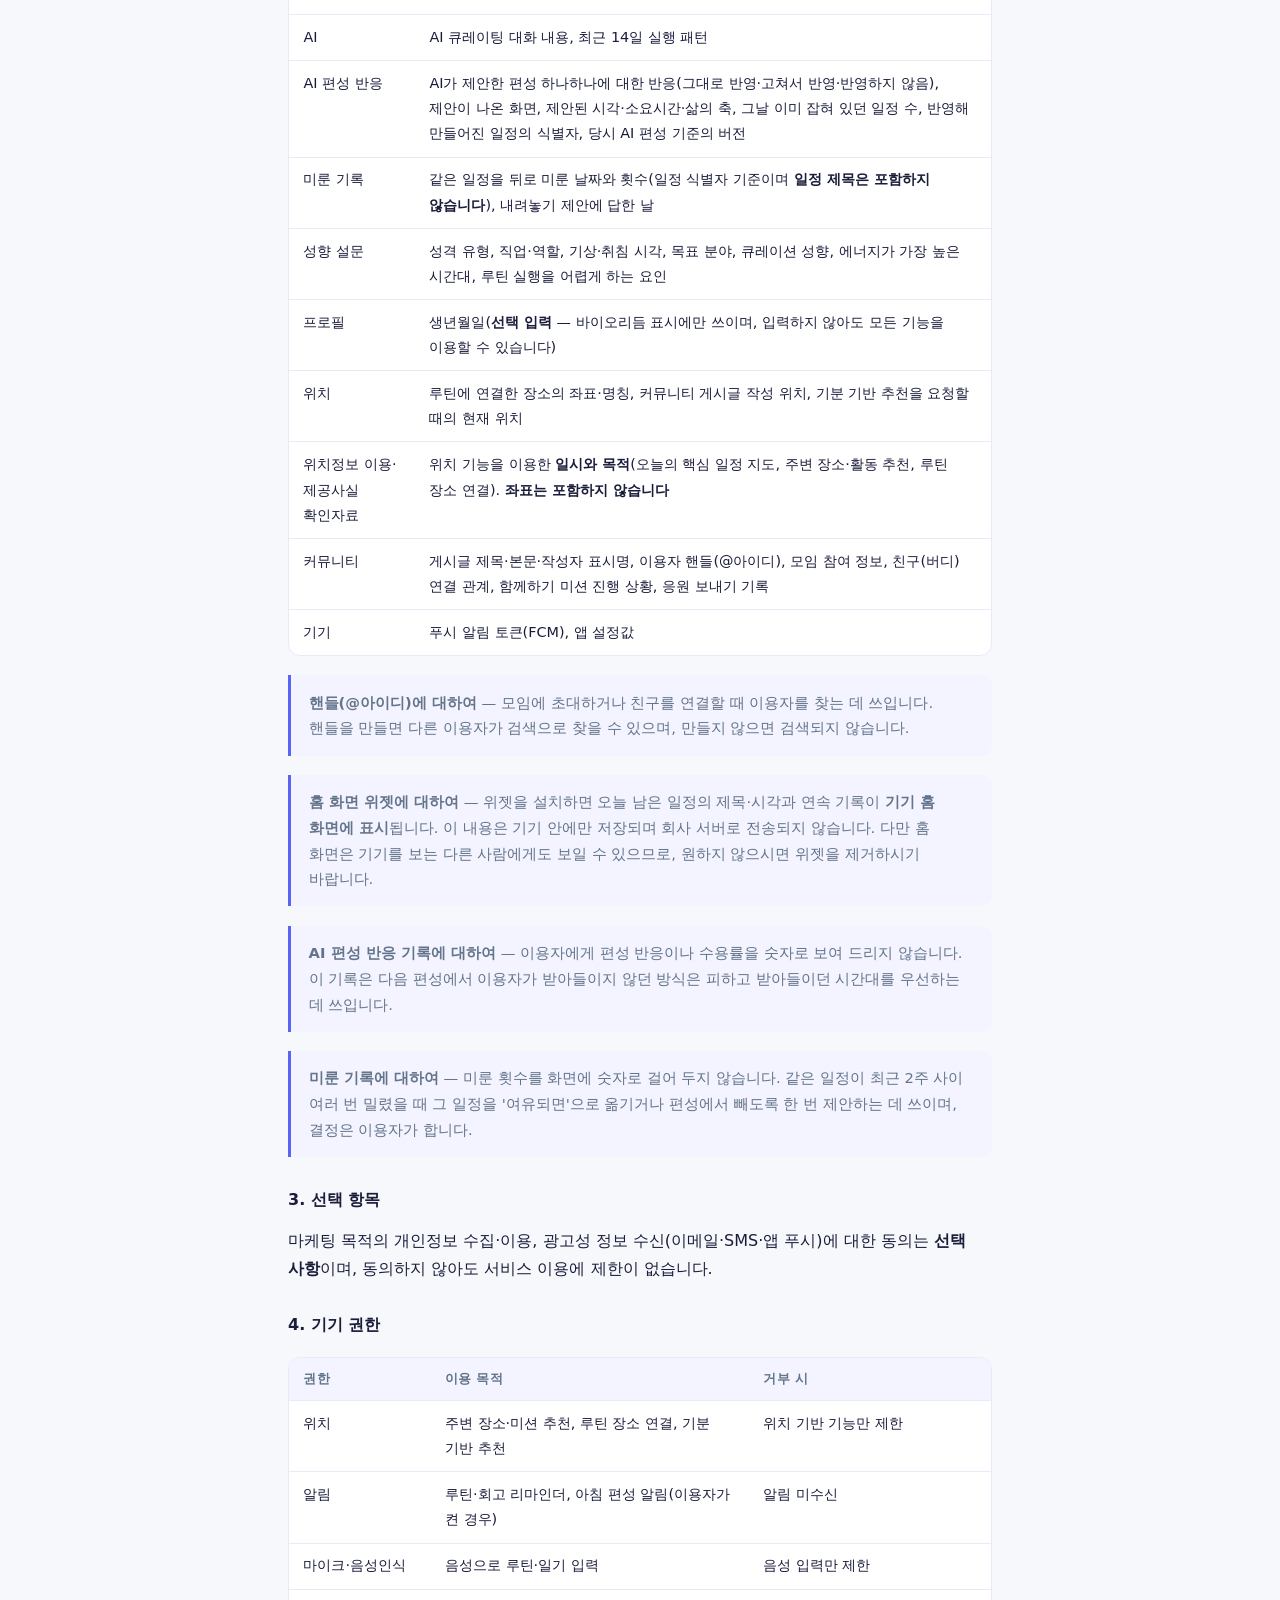
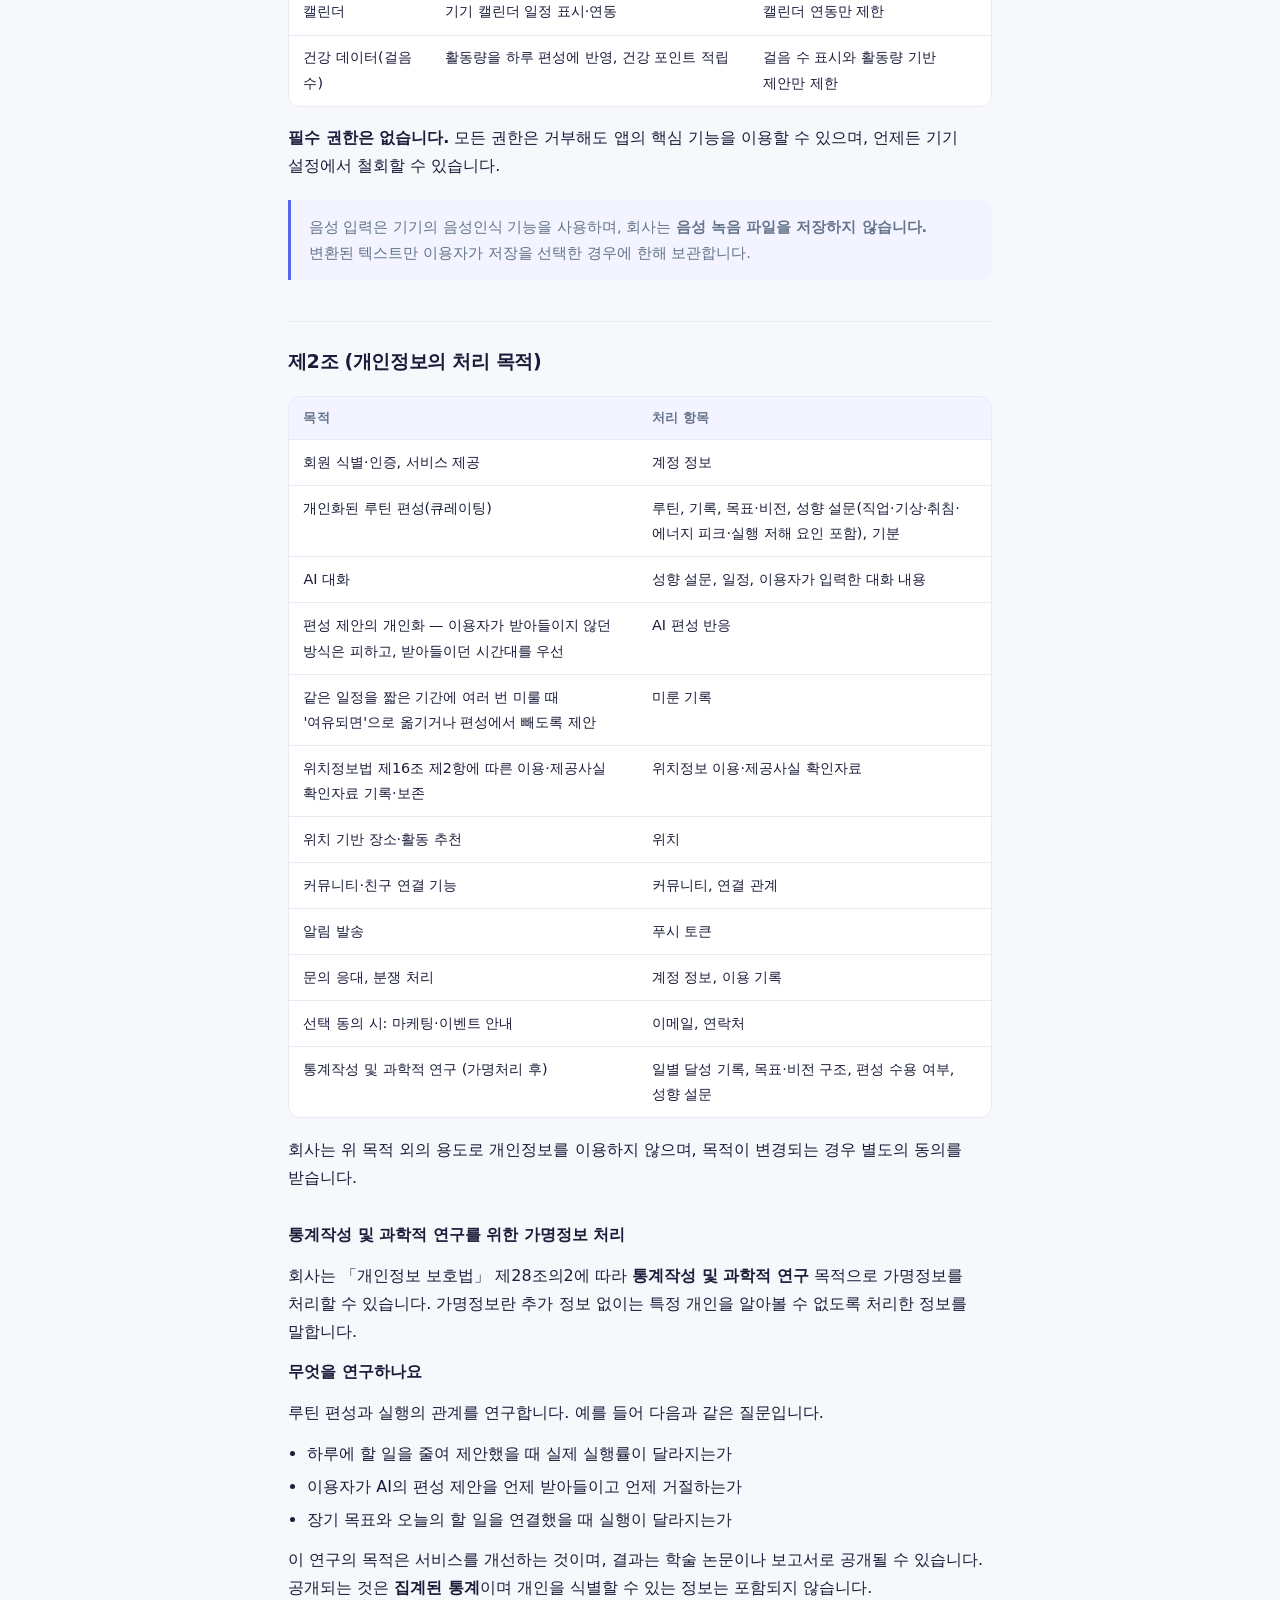
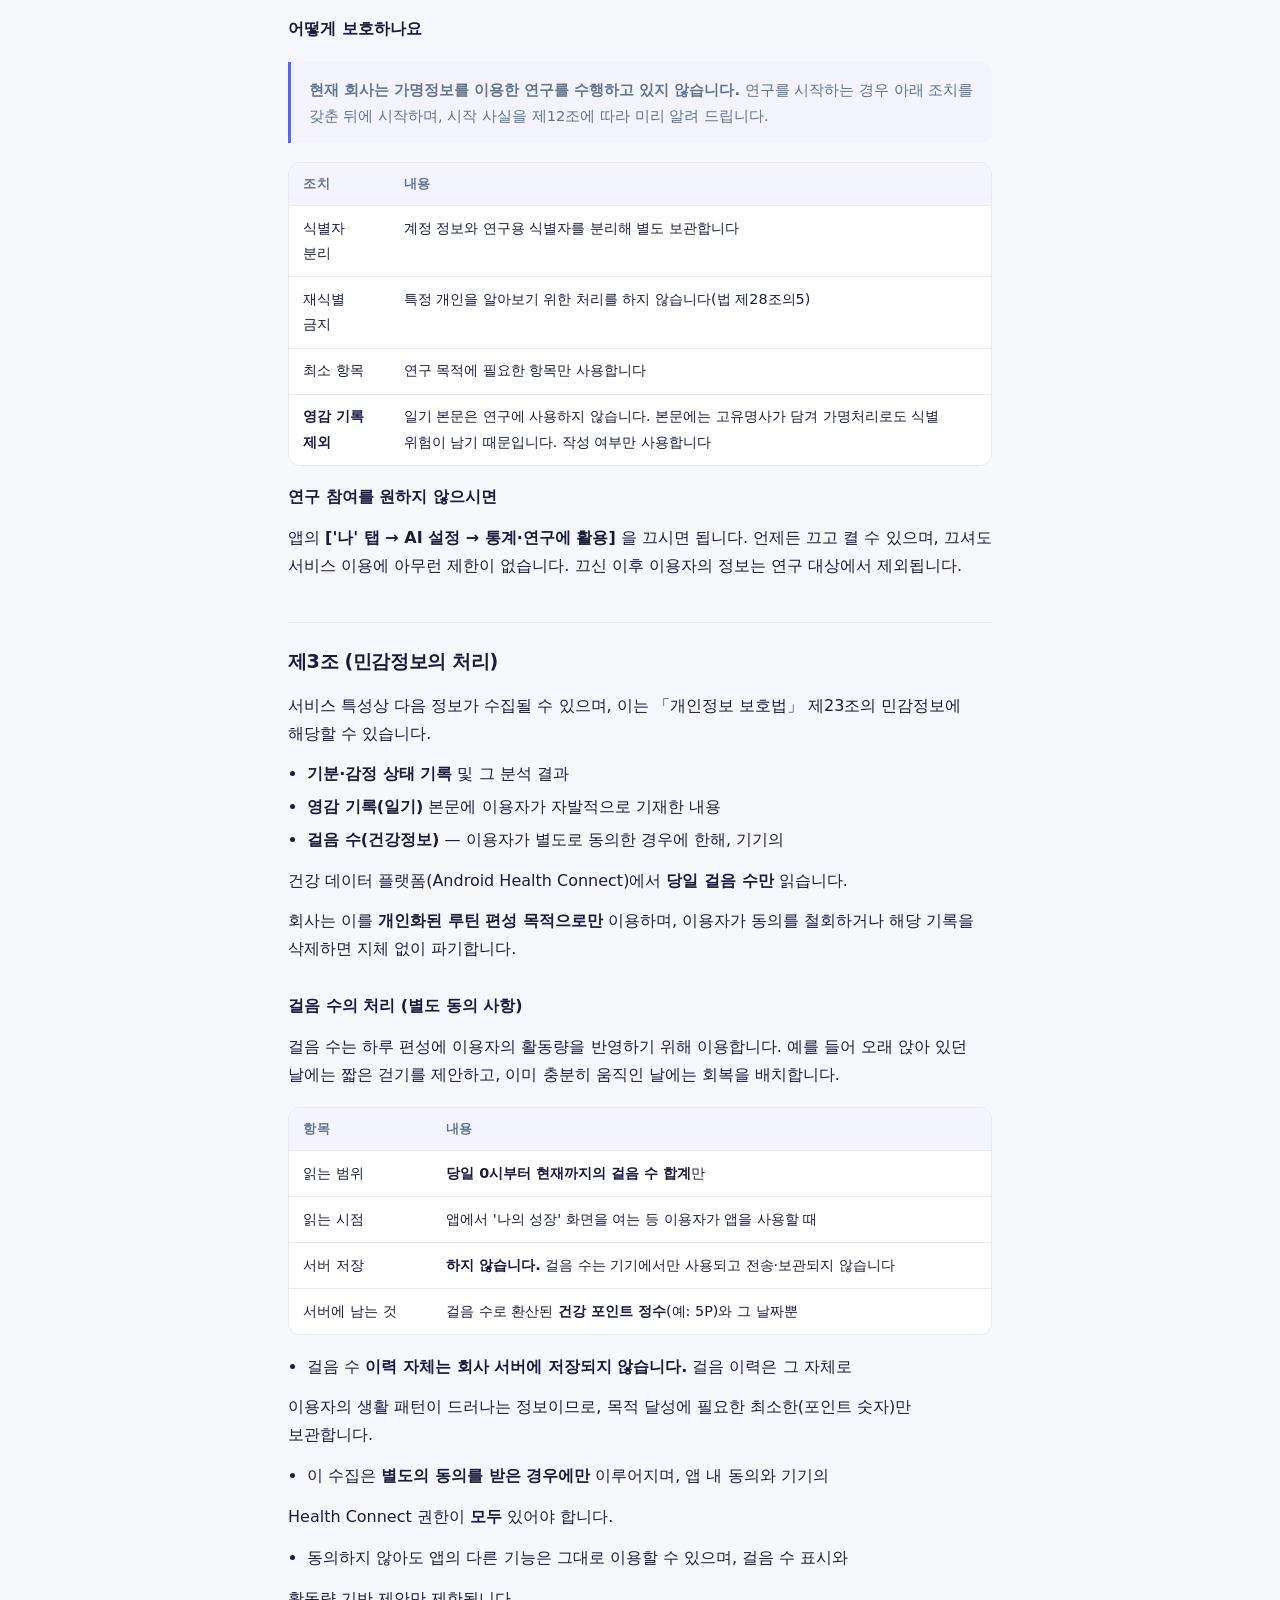
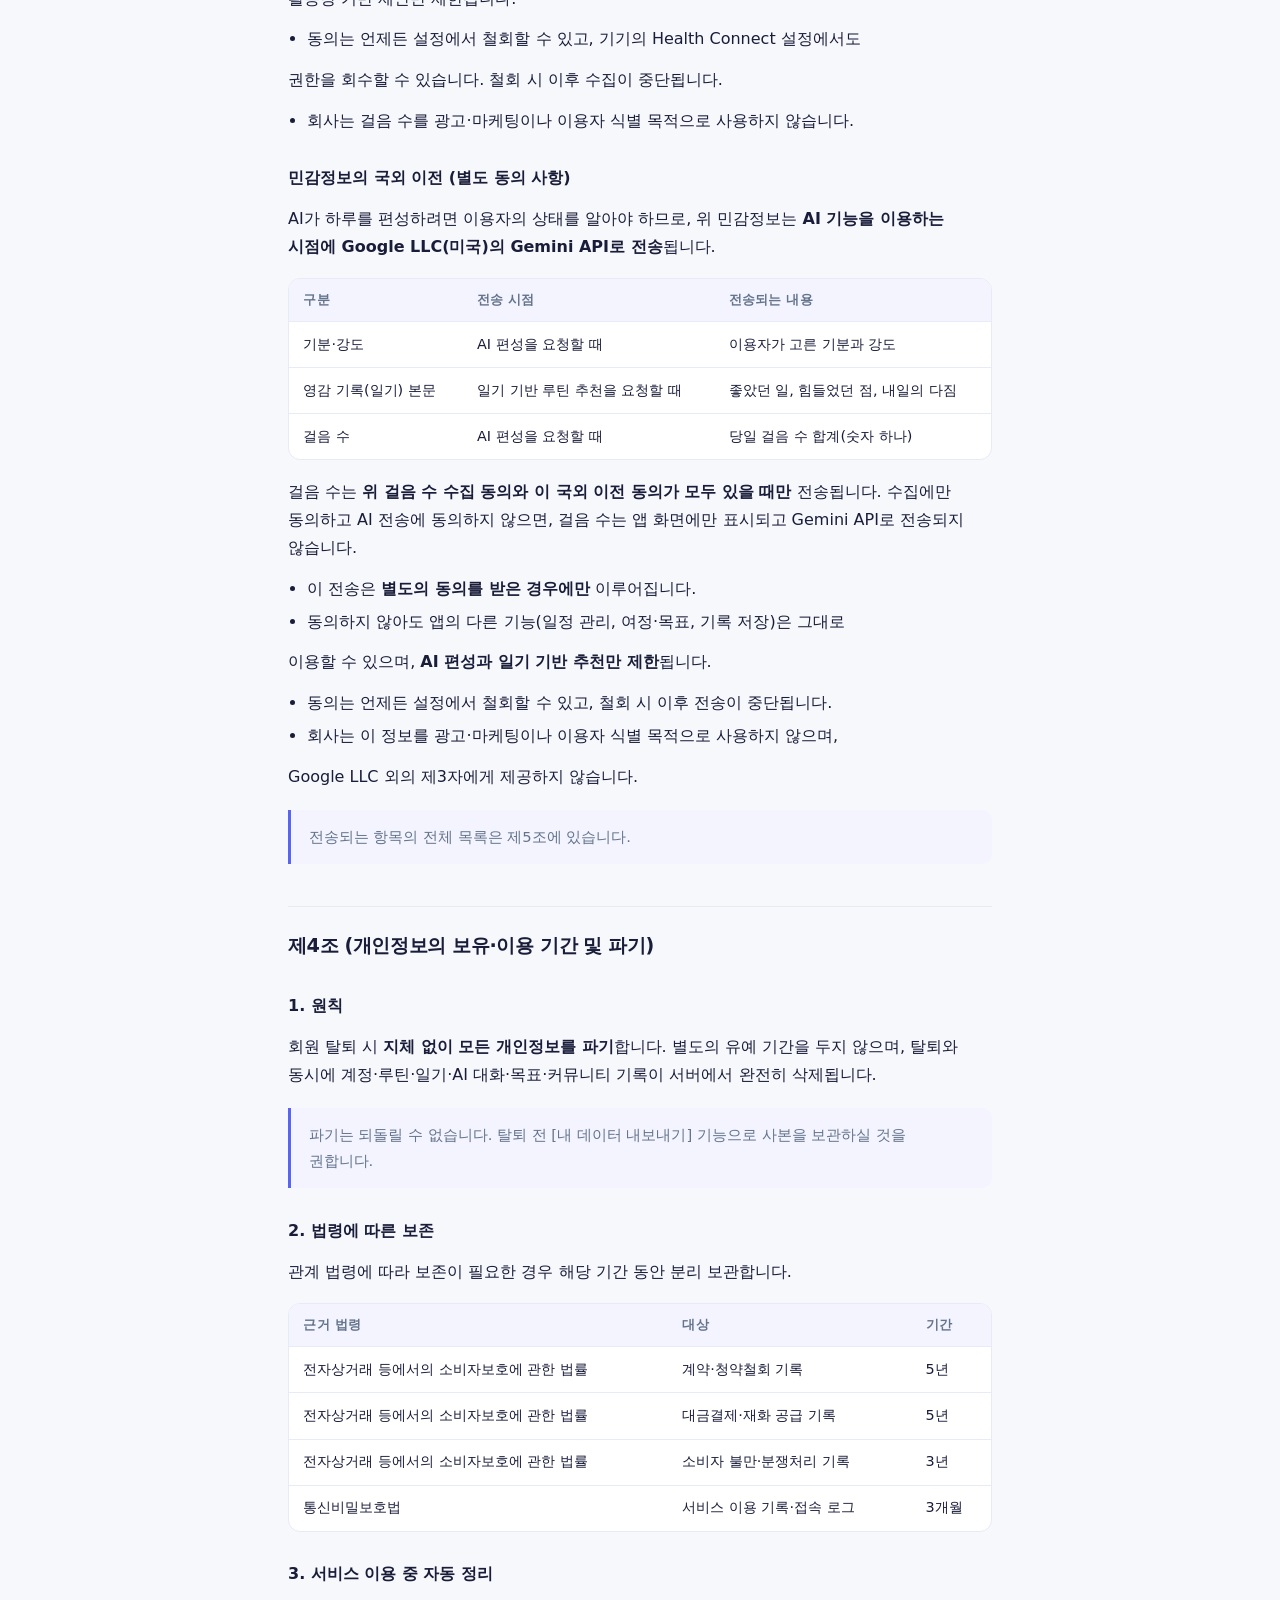
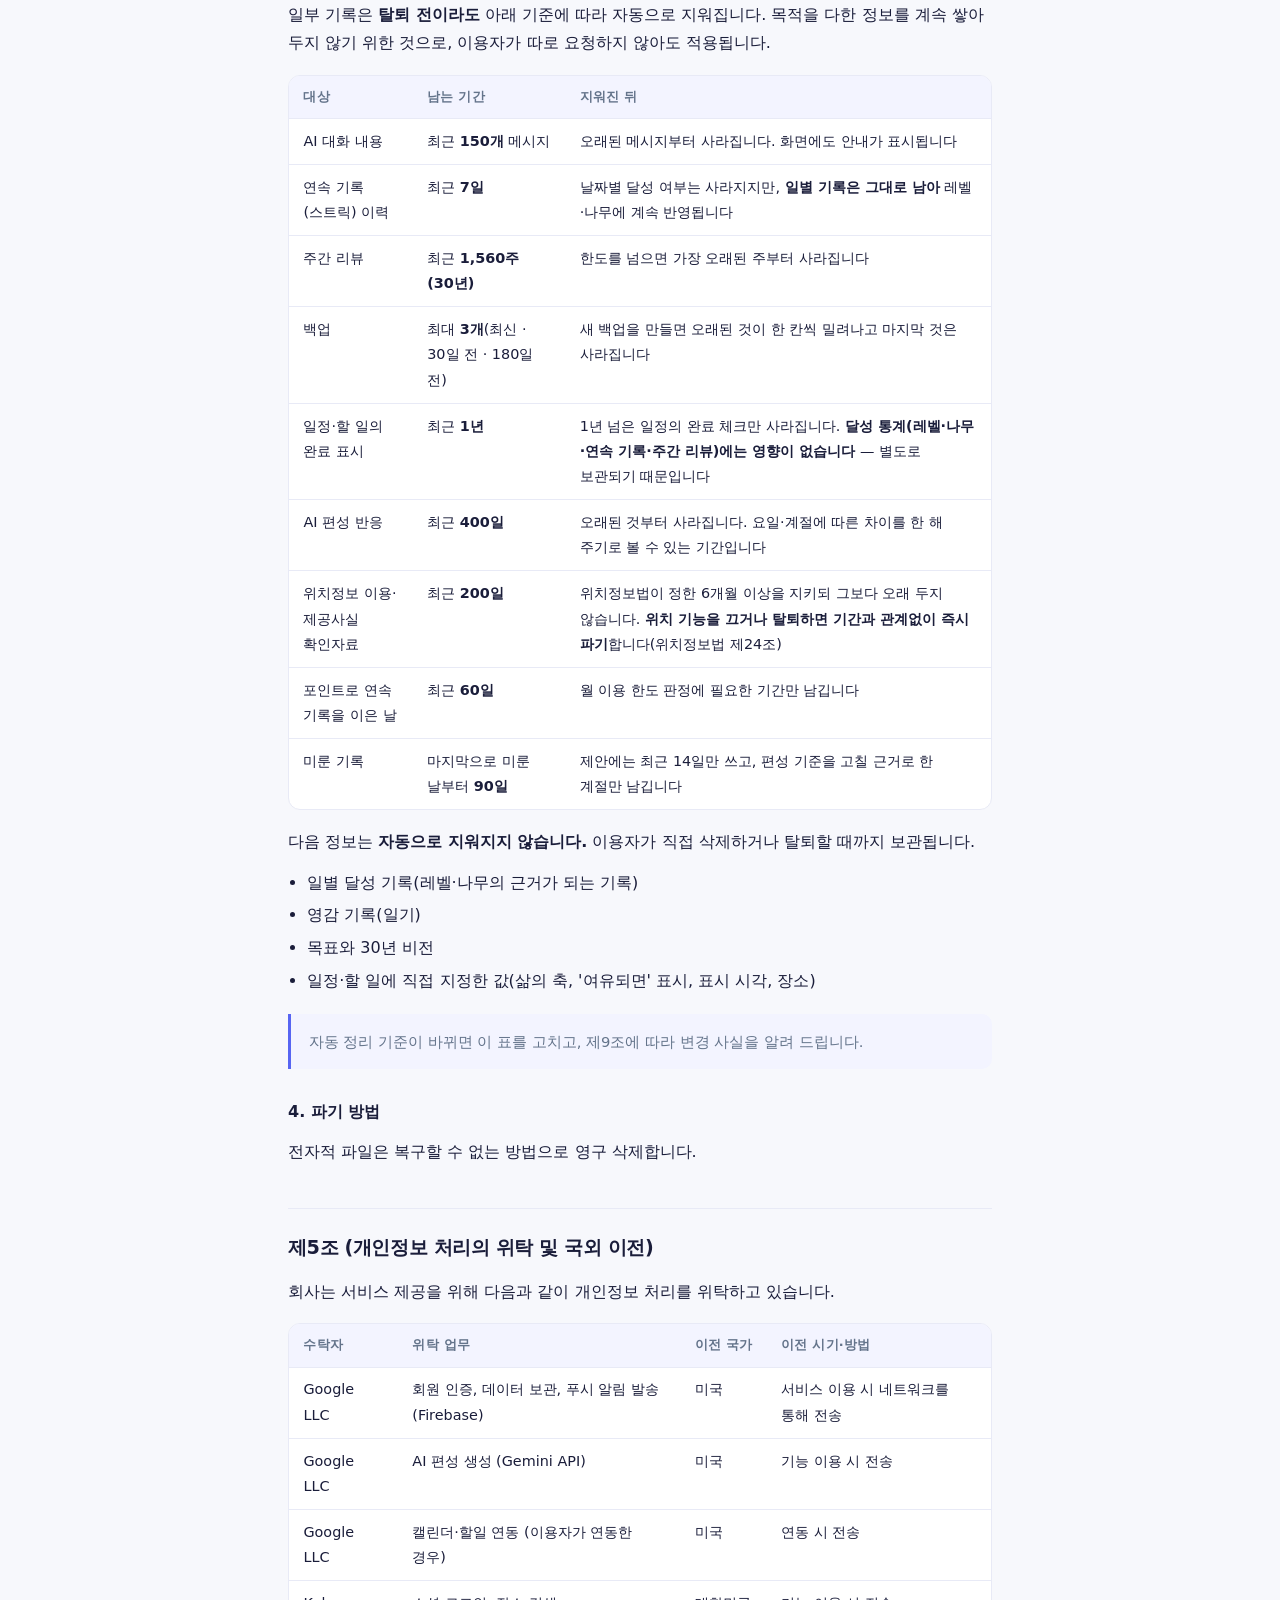
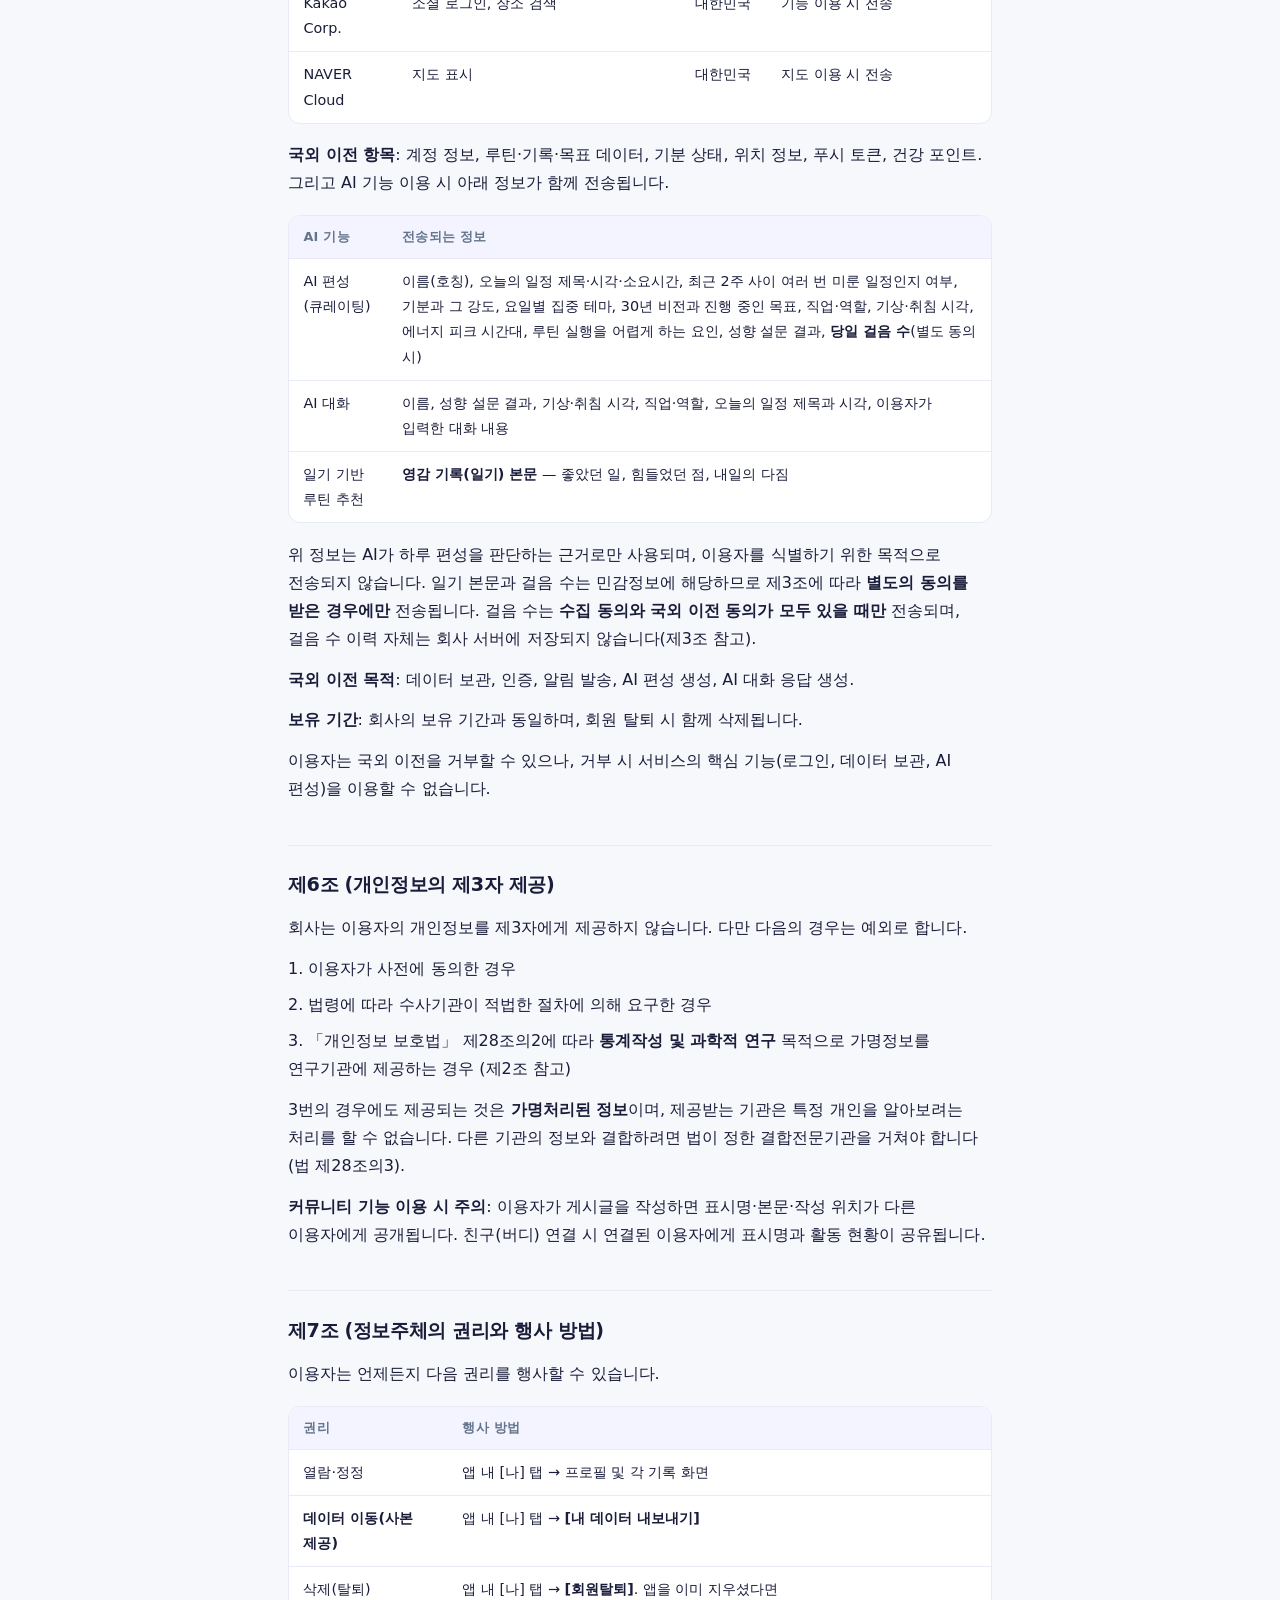
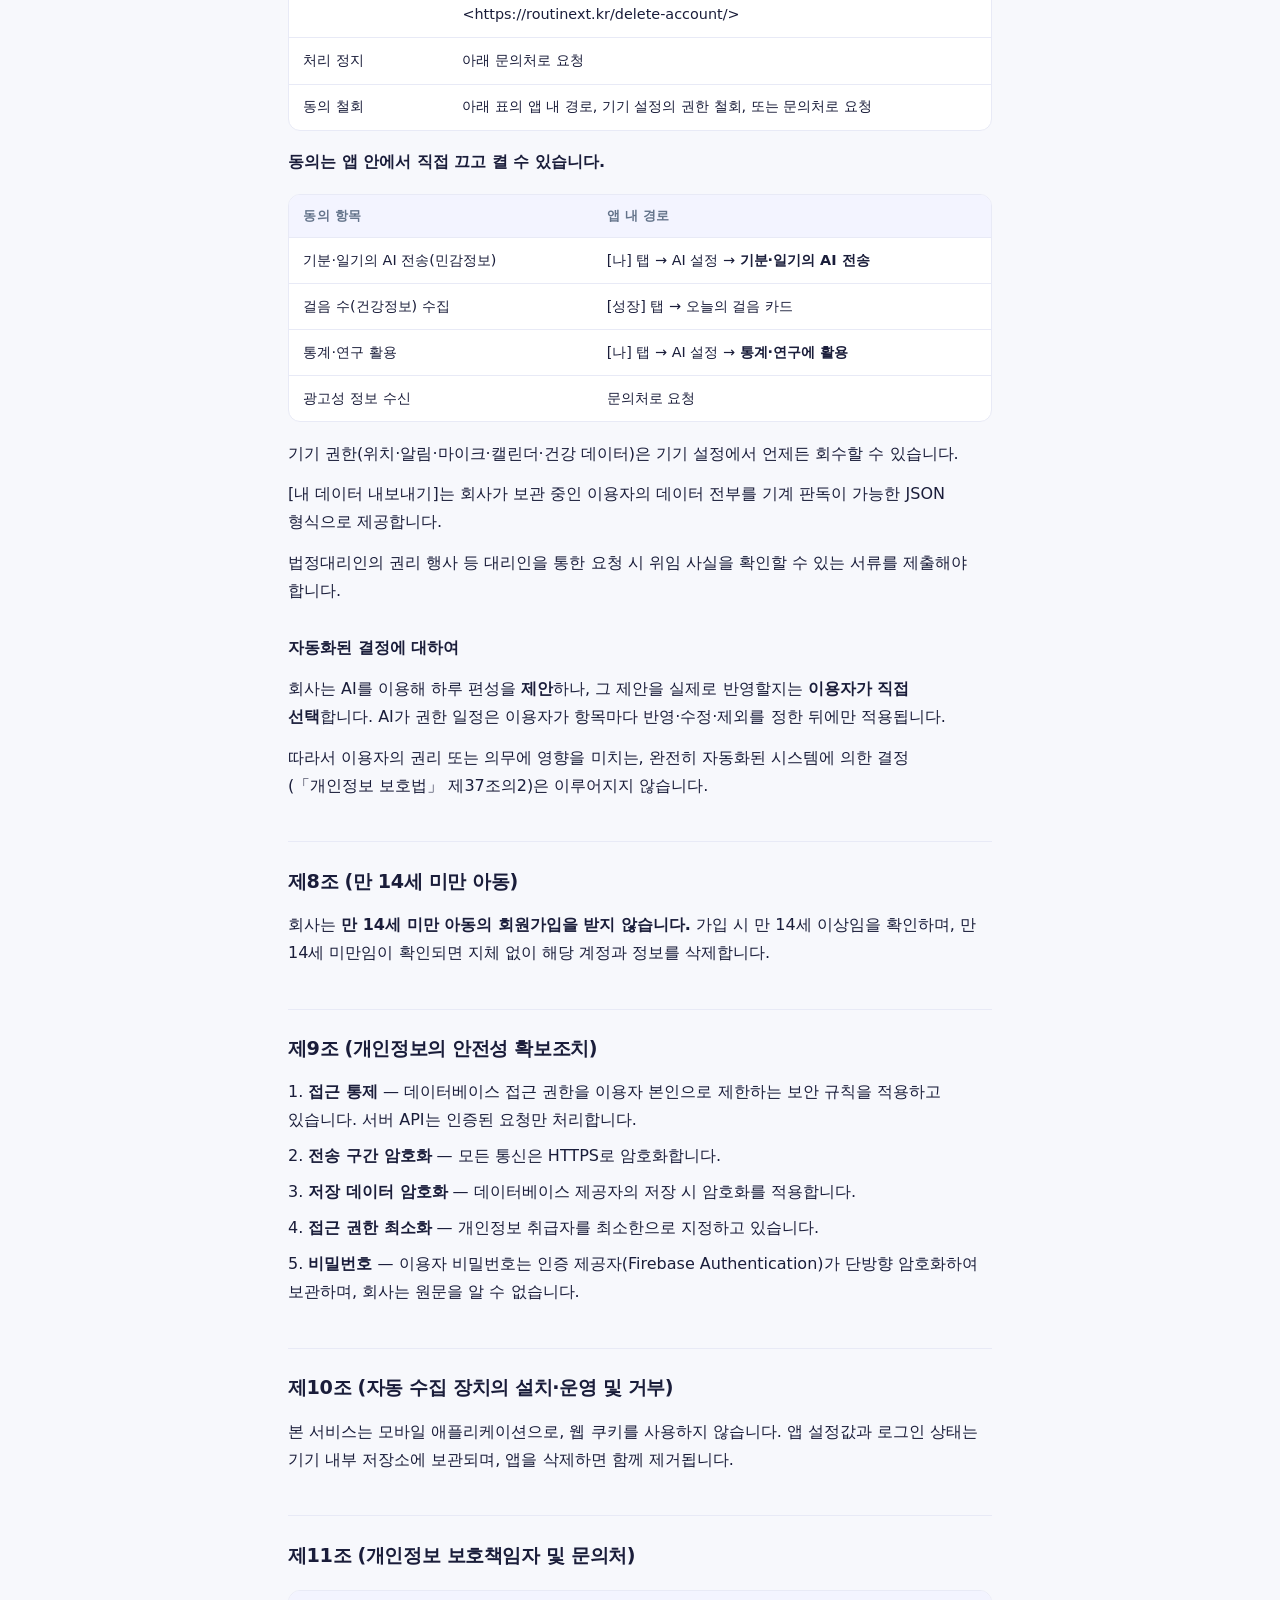
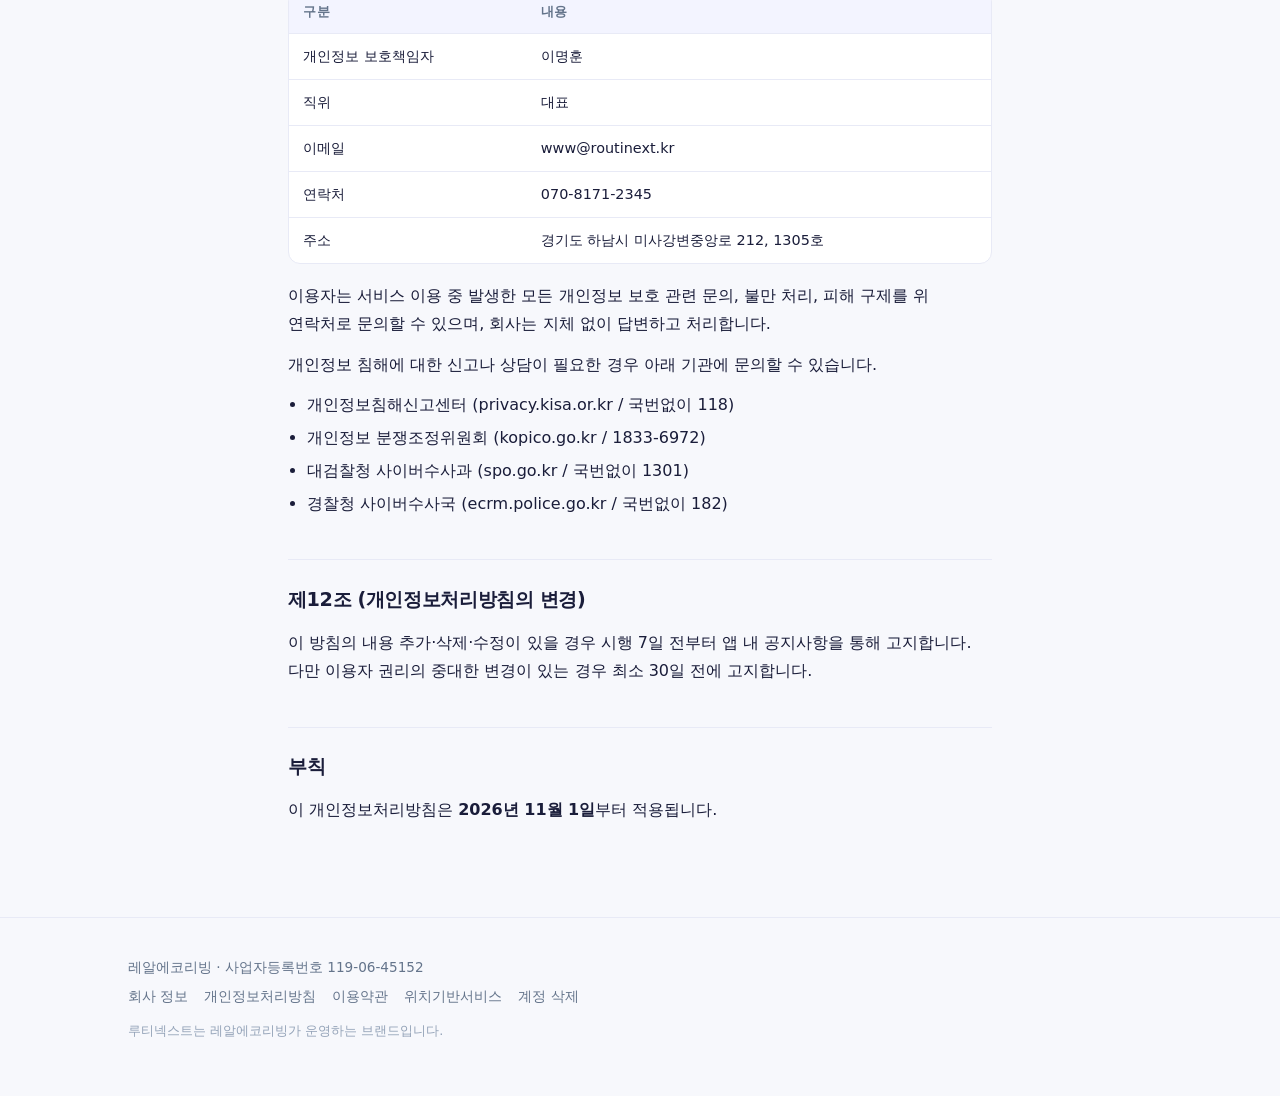
<file: privacy/index.html>
<!doctype html>
<html lang="ko">
<head>
<meta charset="utf-8">
<meta name="viewport" content="width=device-width, initial-scale=1">
<title>개인정보처리방침 — 루티넥스트</title>
<meta name="description" content="루티넥스트가 수집·이용하는 개인정보와 그 처리 방침입니다.">
<meta property="og:title" content="개인정보처리방침 — 루티넥스트">
<meta property="og:description" content="루티넥스트가 수집·이용하는 개인정보와 그 처리 방침입니다.">
<meta property="og:type" content="website">
<meta property="og:site_name" content="루티넥스트">
<link rel="stylesheet" href="/assets/style.css">
</head>
<body>
<header class="top">
  <a class="brand" href="/">루티넥스트</a>
  <nav><a href="/">홈</a><a href="/company/">회사 정보</a><a href="/privacy/" class="on">개인정보처리방침</a><a href="/terms/">이용약관</a></nav>
</header>
<main class="doc">
  <div class="wrap">
    <h1>루틴X(RoutineX) 개인정보처리방침</h1>
<blockquote>시행일: <strong>2026년 11월 1일</strong> 최종 개정일: 2026년 11월 1일</blockquote>
<p><strong>레알에코리빙</strong>(이하 &quot;회사&quot;)은 「개인정보 보호법」 제30조에 따라 정보주체의 개인정보를 보호하고 이와 관련한 고충을 신속하게 처리할 수 있도록 다음과 같이 개인정보처리방침을 수립·공개합니다.</p>
<div class="tablewrap"><table><thead><tr>
<th>구분</th>
<th>내용</th>
</tr></thead><tbody>
<tr><td>상호</td><td>레알에코리빙</td></tr>
<tr><td>대표자</td><td>이명훈</td></tr>
<tr><td>사업자등록번호</td><td>119-06-45152</td></tr>
<tr><td>통신판매업 신고번호</td><td>제2019-경기하남-0034호</td></tr>
<tr><td>주소</td><td>경기도 하남시 미사강변중앙로 212, 1305호(망월동, 미사강변 안강프라이빗뷰)</td></tr>
<tr><td>서비스명</td><td>루틴X(RoutineX)</td></tr>
</tbody></table></div>
<hr>
<h2>제1조 (수집하는 개인정보 항목 및 수집 방법)</h2>
<p>회사는 서비스 제공을 위해 다음 항목을 수집합니다.</p>
<h3>1. 회원가입 시 (필수)</h3>
<div class="tablewrap"><table><thead><tr>
<th>항목</th>
<th>수집 방법</th>
</tr></thead><tbody>
<tr><td>이메일 주소, 비밀번호</td><td>이용자 직접 입력</td></tr>
<tr><td>이름(닉네임)</td><td>이용자 직접 입력</td></tr>
<tr><td>만 14세 이상 여부, 약관 동의 내역, 동의 일시</td><td>이용자 직접 입력</td></tr>
</tbody></table></div>
<p><strong>소셜 로그인 이용 시</strong> 해당 사업자로부터 다음을 제공받습니다.</p>
<div class="tablewrap"><table><thead><tr>
<th>제공자</th>
<th>제공 항목</th>
</tr></thead><tbody>
<tr><td>Google</td><td>이메일 주소, 프로필 이름, 프로필 사진</td></tr>
<tr><td>Kakao</td><td>카카오계정(이메일 또는 연계 식별자), 프로필 닉네임</td></tr>
</tbody></table></div>
<h3>2. 서비스 이용 과정에서 생성·수집되는 정보</h3>
<div class="tablewrap"><table><thead><tr>
<th>구분</th>
<th>항목</th>
</tr></thead><tbody>
<tr><td>루틴·일정</td><td>루틴 제목·시각·소요시간·완료 여부·메모</td></tr>
<tr><td>목표</td><td>30년 비전, 목표 트리(성장·건강·관계·영향), 미래 편지</td></tr>
<tr><td>기록</td><td>영감 기록(일기) 본문, 기분 상태 및 강도, 달성 스트릭, 주간 리뷰</td></tr>
<tr><td>성장</td><td>일별 달성 기록(큐레이션 확정·Big 3 완수·기록 작성 여부), 누적 경험치, 건강 포인트(적립·사용), 포인트로 연속 기록을 이은 날</td></tr>
<tr><td>AI</td><td>AI 큐레이팅 대화 내용, 최근 14일 실행 패턴</td></tr>
<tr><td>AI 편성 반응</td><td>AI가 제안한 편성 하나하나에 대한 반응(그대로 반영·고쳐서 반영·반영하지 않음), 제안이 나온 화면, 제안된 시각·소요시간·삶의 축, 그날 이미 잡혀 있던 일정 수, 반영해 만들어진 일정의 식별자, 당시 AI 편성 기준의 버전</td></tr>
<tr><td>미룬 기록</td><td>같은 일정을 뒤로 미룬 날짜와 횟수(일정 식별자 기준이며 <strong>일정 제목은 포함하지 않습니다</strong>), 내려놓기 제안에 답한 날</td></tr>
<tr><td>성향 설문</td><td>성격 유형, 직업·역할, 기상·취침 시각, 목표 분야, 큐레이션 성향, 에너지가 가장 높은 시간대, 루틴 실행을 어렵게 하는 요인</td></tr>
<tr><td>프로필</td><td>생년월일(<strong>선택 입력</strong> — 바이오리듬 표시에만 쓰이며, 입력하지 않아도 모든 기능을 이용할 수 있습니다)</td></tr>
<tr><td>위치</td><td>루틴에 연결한 장소의 좌표·명칭, 커뮤니티 게시글 작성 위치, 기분 기반 추천을 요청할 때의 현재 위치</td></tr>
<tr><td>위치정보 이용·제공사실 확인자료</td><td>위치 기능을 이용한 <strong>일시와 목적</strong>(오늘의 핵심 일정 지도, 주변 장소·활동 추천, 루틴 장소 연결). <strong>좌표는 포함하지 않습니다</strong></td></tr>
<tr><td>커뮤니티</td><td>게시글 제목·본문·작성자 표시명, 이용자 핸들(@아이디), 모임 참여 정보, 친구(버디) 연결 관계, 함께하기 미션 진행 상황, 응원 보내기 기록</td></tr>
<tr><td>기기</td><td>푸시 알림 토큰(FCM), 앱 설정값</td></tr>
</tbody></table></div>
<blockquote><strong>핸들(@아이디)에 대하여</strong> — 모임에 초대하거나 친구를 연결할 때 이용자를 찾는 데 쓰입니다. 핸들을 만들면 다른 이용자가 검색으로 찾을 수 있으며, 만들지 않으면 검색되지 않습니다.</blockquote>
<blockquote><strong>홈 화면 위젯에 대하여</strong> — 위젯을 설치하면 오늘 남은 일정의 제목·시각과 연속 기록이 <strong>기기 홈 화면에 표시</strong>됩니다. 이 내용은 기기 안에만 저장되며 회사 서버로 전송되지 않습니다. 다만 홈 화면은 기기를 보는 다른 사람에게도 보일 수 있으므로, 원하지 않으시면 위젯을 제거하시기 바랍니다.</blockquote>
<blockquote><strong>AI 편성 반응 기록에 대하여</strong> — 이용자에게 편성 반응이나 수용률을 숫자로 보여 드리지 않습니다. 이 기록은 다음 편성에서 이용자가 받아들이지 않던 방식은 피하고 받아들이던 시간대를 우선하는 데 쓰입니다.</blockquote>
<blockquote><strong>미룬 기록에 대하여</strong> — 미룬 횟수를 화면에 숫자로 걸어 두지 않습니다. 같은 일정이 최근 2주 사이 여러 번 밀렸을 때 그 일정을 &#x27;여유되면&#x27;으로 옮기거나 편성에서 빼도록 한 번 제안하는 데 쓰이며, 결정은 이용자가 합니다.</blockquote>
<h3>3. 선택 항목</h3>
<p>마케팅 목적의 개인정보 수집·이용, 광고성 정보 수신(이메일·SMS·앱 푸시)에 대한 동의는 <strong>선택 사항</strong>이며, 동의하지 않아도 서비스 이용에 제한이 없습니다.</p>
<h3>4. 기기 권한</h3>
<div class="tablewrap"><table><thead><tr>
<th>권한</th>
<th>이용 목적</th>
<th>거부 시</th>
</tr></thead><tbody>
<tr><td>위치</td><td>주변 장소·미션 추천, 루틴 장소 연결, 기분 기반 추천</td><td>위치 기반 기능만 제한</td></tr>
<tr><td>알림</td><td>루틴·회고 리마인더, 아침 편성 알림(이용자가 켠 경우)</td><td>알림 미수신</td></tr>
<tr><td>마이크·음성인식</td><td>음성으로 루틴·일기 입력</td><td>음성 입력만 제한</td></tr>
<tr><td>캘린더</td><td>기기 캘린더 일정 표시·연동</td><td>캘린더 연동만 제한</td></tr>
<tr><td>건강 데이터(걸음 수)</td><td>활동량을 하루 편성에 반영, 건강 포인트 적립</td><td>걸음 수 표시와 활동량 기반 제안만 제한</td></tr>
</tbody></table></div>
<p><strong>필수 권한은 없습니다.</strong> 모든 권한은 거부해도 앱의 핵심 기능을 이용할 수 있으며, 언제든 기기 설정에서 철회할 수 있습니다.</p>
<blockquote>음성 입력은 기기의 음성인식 기능을 사용하며, 회사는 <strong>음성 녹음 파일을 저장하지 않습니다.</strong> 변환된 텍스트만 이용자가 저장을 선택한 경우에 한해 보관합니다.</blockquote>
<hr>
<h2>제2조 (개인정보의 처리 목적)</h2>
<div class="tablewrap"><table><thead><tr>
<th>목적</th>
<th>처리 항목</th>
</tr></thead><tbody>
<tr><td>회원 식별·인증, 서비스 제공</td><td>계정 정보</td></tr>
<tr><td>개인화된 루틴 편성(큐레이팅)</td><td>루틴, 기록, 목표·비전, 성향 설문(직업·기상·취침·에너지 피크·실행 저해 요인 포함), 기분</td></tr>
<tr><td>AI 대화</td><td>성향 설문, 일정, 이용자가 입력한 대화 내용</td></tr>
<tr><td>편성 제안의 개인화 — 이용자가 받아들이지 않던 방식은 피하고, 받아들이던 시간대를 우선</td><td>AI 편성 반응</td></tr>
<tr><td>같은 일정을 짧은 기간에 여러 번 미룰 때 &#x27;여유되면&#x27;으로 옮기거나 편성에서 빼도록 제안</td><td>미룬 기록</td></tr>
<tr><td>위치정보법 제16조 제2항에 따른 이용·제공사실 확인자료 기록·보존</td><td>위치정보 이용·제공사실 확인자료</td></tr>
<tr><td>위치 기반 장소·활동 추천</td><td>위치</td></tr>
<tr><td>커뮤니티·친구 연결 기능</td><td>커뮤니티, 연결 관계</td></tr>
<tr><td>알림 발송</td><td>푸시 토큰</td></tr>
<tr><td>문의 응대, 분쟁 처리</td><td>계정 정보, 이용 기록</td></tr>
<tr><td>선택 동의 시: 마케팅·이벤트 안내</td><td>이메일, 연락처</td></tr>
<tr><td>통계작성 및 과학적 연구 (가명처리 후)</td><td>일별 달성 기록, 목표·비전 구조, 편성 수용 여부, 성향 설문</td></tr>
</tbody></table></div>
<p>회사는 위 목적 외의 용도로 개인정보를 이용하지 않으며, 목적이 변경되는 경우 별도의 동의를 받습니다.</p>
<h3>통계작성 및 과학적 연구를 위한 가명정보 처리</h3>
<p>회사는 「개인정보 보호법」 제28조의2에 따라 <strong>통계작성 및 과학적 연구</strong> 목적으로 가명정보를 처리할 수 있습니다. 가명정보란 추가 정보 없이는 특정 개인을 알아볼 수 없도록 처리한 정보를 말합니다.</p>
<p><strong>무엇을 연구하나요</strong></p>
<p>루틴 편성과 실행의 관계를 연구합니다. 예를 들어 다음과 같은 질문입니다.</p>
<ul>
<li>하루에 할 일을 줄여 제안했을 때 실제 실행률이 달라지는가</li>
<li>이용자가 AI의 편성 제안을 언제 받아들이고 언제 거절하는가</li>
<li>장기 목표와 오늘의 할 일을 연결했을 때 실행이 달라지는가</li>
</ul>
<p>이 연구의 목적은 서비스를 개선하는 것이며, 결과는 학술 논문이나 보고서로 공개될 수 있습니다. 공개되는 것은 <strong>집계된 통계</strong>이며 개인을 식별할 수 있는 정보는 포함되지 않습니다.</p>
<p><strong>어떻게 보호하나요</strong></p>
<blockquote><strong>현재 회사는 가명정보를 이용한 연구를 수행하고 있지 않습니다.</strong> 연구를 시작하는 경우 아래 조치를 갖춘 뒤에 시작하며, 시작 사실을 제12조에 따라 미리 알려 드립니다.</blockquote>
<div class="tablewrap"><table><thead><tr>
<th>조치</th>
<th>내용</th>
</tr></thead><tbody>
<tr><td>식별자 분리</td><td>계정 정보와 연구용 식별자를 분리해 별도 보관합니다</td></tr>
<tr><td>재식별 금지</td><td>특정 개인을 알아보기 위한 처리를 하지 않습니다(법 제28조의5)</td></tr>
<tr><td>최소 항목</td><td>연구 목적에 필요한 항목만 사용합니다</td></tr>
<tr><td><strong>영감 기록 제외</strong></td><td>일기 본문은 연구에 사용하지 않습니다. 본문에는 고유명사가 담겨 가명처리로도 식별 위험이 남기 때문입니다. 작성 여부만 사용합니다</td></tr>
</tbody></table></div>
<p><strong>연구 참여를 원하지 않으시면</strong></p>
<p>앱의 <strong>[&#x27;나&#x27; 탭 → AI 설정 → 통계·연구에 활용]</strong> 을 끄시면 됩니다. 언제든 끄고 켤 수 있으며, 끄셔도 서비스 이용에 아무런 제한이 없습니다. 끄신 이후 이용자의 정보는 연구 대상에서 제외됩니다.</p>
<hr>
<h2>제3조 (민감정보의 처리)</h2>
<p>서비스 특성상 다음 정보가 수집될 수 있으며, 이는 「개인정보 보호법」 제23조의 민감정보에 해당할 수 있습니다.</p>
<ul>
<li><strong>기분·감정 상태 기록</strong> 및 그 분석 결과</li>
<li><strong>영감 기록(일기)</strong> 본문에 이용자가 자발적으로 기재한 내용</li>
<li><strong>걸음 수(건강정보)</strong> — 이용자가 별도로 동의한 경우에 한해, 기기의</li>
</ul>
<p>건강 데이터 플랫폼(Android Health Connect)에서 <strong>당일 걸음 수만</strong> 읽습니다.</p>
<p>회사는 이를 <strong>개인화된 루틴 편성 목적으로만</strong> 이용하며, 이용자가 동의를 철회하거나 해당 기록을 삭제하면 지체 없이 파기합니다.</p>
<h3>걸음 수의 처리 (별도 동의 사항)</h3>
<p>걸음 수는 하루 편성에 이용자의 활동량을 반영하기 위해 이용합니다. 예를 들어 오래 앉아 있던 날에는 짧은 걷기를 제안하고, 이미 충분히 움직인 날에는 회복을 배치합니다.</p>
<div class="tablewrap"><table><thead><tr>
<th>항목</th>
<th>내용</th>
</tr></thead><tbody>
<tr><td>읽는 범위</td><td><strong>당일 0시부터 현재까지의 걸음 수 합계</strong>만</td></tr>
<tr><td>읽는 시점</td><td>앱에서 &#x27;나의 성장&#x27; 화면을 여는 등 이용자가 앱을 사용할 때</td></tr>
<tr><td>서버 저장</td><td><strong>하지 않습니다.</strong> 걸음 수는 기기에서만 사용되고 전송·보관되지 않습니다</td></tr>
<tr><td>서버에 남는 것</td><td>걸음 수로 환산된 <strong>건강 포인트 정수</strong>(예: 5P)와 그 날짜뿐</td></tr>
</tbody></table></div>
<ul>
<li>걸음 수 <strong>이력 자체는 회사 서버에 저장되지 않습니다.</strong> 걸음 이력은 그 자체로</li>
</ul>
<p>이용자의 생활 패턴이 드러나는 정보이므로, 목적 달성에 필요한 최소한(포인트 숫자)만 보관합니다.</p>
<ul>
<li>이 수집은 <strong>별도의 동의를 받은 경우에만</strong> 이루어지며, 앱 내 동의와 기기의</li>
</ul>
<p>Health Connect 권한이 <strong>모두</strong> 있어야 합니다.</p>
<ul>
<li>동의하지 않아도 앱의 다른 기능은 그대로 이용할 수 있으며, 걸음 수 표시와</li>
</ul>
<p>활동량 기반 제안만 제한됩니다.</p>
<ul>
<li>동의는 언제든 설정에서 철회할 수 있고, 기기의 Health Connect 설정에서도</li>
</ul>
<p>권한을 회수할 수 있습니다. 철회 시 이후 수집이 중단됩니다.</p>
<ul>
<li>회사는 걸음 수를 광고·마케팅이나 이용자 식별 목적으로 사용하지 않습니다.</li>
</ul>
<h3>민감정보의 국외 이전 (별도 동의 사항)</h3>
<p>AI가 하루를 편성하려면 이용자의 상태를 알아야 하므로, 위 민감정보는 <strong>AI 기능을 이용하는 시점에 Google LLC(미국)의 Gemini API로 전송</strong>됩니다.</p>
<div class="tablewrap"><table><thead><tr>
<th>구분</th>
<th>전송 시점</th>
<th>전송되는 내용</th>
</tr></thead><tbody>
<tr><td>기분·강도</td><td>AI 편성을 요청할 때</td><td>이용자가 고른 기분과 강도</td></tr>
<tr><td>영감 기록(일기) 본문</td><td>일기 기반 루틴 추천을 요청할 때</td><td>좋았던 일, 힘들었던 점, 내일의 다짐</td></tr>
<tr><td>걸음 수</td><td>AI 편성을 요청할 때</td><td>당일 걸음 수 합계(숫자 하나)</td></tr>
</tbody></table></div>
<p>걸음 수는 <strong>위 걸음 수 수집 동의와 이 국외 이전 동의가 모두 있을 때만</strong> 전송됩니다. 수집에만 동의하고 AI 전송에 동의하지 않으면, 걸음 수는 앱 화면에만 표시되고 Gemini API로 전송되지 않습니다.</p>
<ul>
<li>이 전송은 <strong>별도의 동의를 받은 경우에만</strong> 이루어집니다.</li>
<li>동의하지 않아도 앱의 다른 기능(일정 관리, 여정·목표, 기록 저장)은 그대로</li>
</ul>
<p>이용할 수 있으며, <strong>AI 편성과 일기 기반 추천만 제한</strong>됩니다.</p>
<ul>
<li>동의는 언제든 설정에서 철회할 수 있고, 철회 시 이후 전송이 중단됩니다.</li>
<li>회사는 이 정보를 광고·마케팅이나 이용자 식별 목적으로 사용하지 않으며,</li>
</ul>
<p>Google LLC 외의 제3자에게 제공하지 않습니다.</p>
<blockquote>전송되는 항목의 전체 목록은 제5조에 있습니다.</blockquote>
<hr>
<h2>제4조 (개인정보의 보유·이용 기간 및 파기)</h2>
<h3>1. 원칙</h3>
<p>회원 탈퇴 시 <strong>지체 없이 모든 개인정보를 파기</strong>합니다. 별도의 유예 기간을 두지 않으며, 탈퇴와 동시에 계정·루틴·일기·AI 대화·목표·커뮤니티 기록이 서버에서 완전히 삭제됩니다.</p>
<blockquote>파기는 되돌릴 수 없습니다. 탈퇴 전 [내 데이터 내보내기] 기능으로 사본을 보관하실 것을 권합니다.</blockquote>
<h3>2. 법령에 따른 보존</h3>
<p>관계 법령에 따라 보존이 필요한 경우 해당 기간 동안 분리 보관합니다.</p>
<div class="tablewrap"><table><thead><tr>
<th>근거 법령</th>
<th>대상</th>
<th>기간</th>
</tr></thead><tbody>
<tr><td>전자상거래 등에서의 소비자보호에 관한 법률</td><td>계약·청약철회 기록</td><td>5년</td></tr>
<tr><td>전자상거래 등에서의 소비자보호에 관한 법률</td><td>대금결제·재화 공급 기록</td><td>5년</td></tr>
<tr><td>전자상거래 등에서의 소비자보호에 관한 법률</td><td>소비자 불만·분쟁처리 기록</td><td>3년</td></tr>
<tr><td>통신비밀보호법</td><td>서비스 이용 기록·접속 로그</td><td>3개월</td></tr>
</tbody></table></div>
<h3>3. 서비스 이용 중 자동 정리</h3>
<p>일부 기록은 <strong>탈퇴 전이라도</strong> 아래 기준에 따라 자동으로 지워집니다. 목적을 다한 정보를 계속 쌓아 두지 않기 위한 것으로, 이용자가 따로 요청하지 않아도 적용됩니다.</p>
<div class="tablewrap"><table><thead><tr>
<th>대상</th>
<th>남는 기간</th>
<th>지워진 뒤</th>
</tr></thead><tbody>
<tr><td>AI 대화 내용</td><td>최근 <strong>150개</strong> 메시지</td><td>오래된 메시지부터 사라집니다. 화면에도 안내가 표시됩니다</td></tr>
<tr><td>연속 기록(스트릭) 이력</td><td>최근 <strong>7일</strong></td><td>날짜별 달성 여부는 사라지지만, <strong>일별 기록은 그대로 남아</strong> 레벨·나무에 계속 반영됩니다</td></tr>
<tr><td>주간 리뷰</td><td>최근 <strong>1,560주(30년)</strong></td><td>한도를 넘으면 가장 오래된 주부터 사라집니다</td></tr>
<tr><td>백업</td><td>최대 <strong>3개</strong>(최신 · 30일 전 · 180일 전)</td><td>새 백업을 만들면 오래된 것이 한 칸씩 밀려나고 마지막 것은 사라집니다</td></tr>
<tr><td>일정·할 일의 완료 표시</td><td>최근 <strong>1년</strong></td><td>1년 넘은 일정의 완료 체크만 사라집니다. <strong>달성 통계(레벨·나무·연속 기록·주간 리뷰)에는 영향이 없습니다</strong> — 별도로 보관되기 때문입니다</td></tr>
<tr><td>AI 편성 반응</td><td>최근 <strong>400일</strong></td><td>오래된 것부터 사라집니다. 요일·계절에 따른 차이를 한 해 주기로 볼 수 있는 기간입니다</td></tr>
<tr><td>위치정보 이용·제공사실 확인자료</td><td>최근 <strong>200일</strong></td><td>위치정보법이 정한 6개월 이상을 지키되 그보다 오래 두지 않습니다. <strong>위치 기능을 끄거나 탈퇴하면 기간과 관계없이 즉시 파기</strong>합니다(위치정보법 제24조)</td></tr>
<tr><td>포인트로 연속 기록을 이은 날</td><td>최근 <strong>60일</strong></td><td>월 이용 한도 판정에 필요한 기간만 남깁니다</td></tr>
<tr><td>미룬 기록</td><td>마지막으로 미룬 날부터 <strong>90일</strong></td><td>제안에는 최근 14일만 쓰고, 편성 기준을 고칠 근거로 한 계절만 남깁니다</td></tr>
</tbody></table></div>
<p>다음 정보는 <strong>자동으로 지워지지 않습니다.</strong> 이용자가 직접 삭제하거나 탈퇴할 때까지 보관됩니다.</p>
<ul>
<li>일별 달성 기록(레벨·나무의 근거가 되는 기록)</li>
<li>영감 기록(일기)</li>
<li>목표와 30년 비전</li>
<li>일정·할 일에 직접 지정한 값(삶의 축, &#x27;여유되면&#x27; 표시, 표시 시각, 장소)</li>
</ul>
<blockquote>자동 정리 기준이 바뀌면 이 표를 고치고, 제9조에 따라 변경 사실을 알려 드립니다.</blockquote>
<h3>4. 파기 방법</h3>
<p>전자적 파일은 복구할 수 없는 방법으로 영구 삭제합니다.</p>
<hr>
<h2>제5조 (개인정보 처리의 위탁 및 국외 이전)</h2>
<p>회사는 서비스 제공을 위해 다음과 같이 개인정보 처리를 위탁하고 있습니다.</p>
<div class="tablewrap"><table><thead><tr>
<th>수탁자</th>
<th>위탁 업무</th>
<th>이전 국가</th>
<th>이전 시기·방법</th>
</tr></thead><tbody>
<tr><td>Google LLC</td><td>회원 인증, 데이터 보관, 푸시 알림 발송 (Firebase)</td><td>미국</td><td>서비스 이용 시 네트워크를 통해 전송</td></tr>
<tr><td>Google LLC</td><td>AI 편성 생성 (Gemini API)</td><td>미국</td><td>기능 이용 시 전송</td></tr>
<tr><td>Google LLC</td><td>캘린더·할일 연동 (이용자가 연동한 경우)</td><td>미국</td><td>연동 시 전송</td></tr>
<tr><td>Kakao Corp.</td><td>소셜 로그인, 장소 검색</td><td>대한민국</td><td>기능 이용 시 전송</td></tr>
<tr><td>NAVER Cloud</td><td>지도 표시</td><td>대한민국</td><td>지도 이용 시 전송</td></tr>
</tbody></table></div>
<p><strong>국외 이전 항목</strong>: 계정 정보, 루틴·기록·목표 데이터, 기분 상태, 위치 정보, 푸시 토큰, 건강 포인트. 그리고 AI 기능 이용 시 아래 정보가 함께 전송됩니다.</p>
<div class="tablewrap"><table><thead><tr>
<th>AI 기능</th>
<th>전송되는 정보</th>
</tr></thead><tbody>
<tr><td>AI 편성(큐레이팅)</td><td>이름(호칭), 오늘의 일정 제목·시각·소요시간, 최근 2주 사이 여러 번 미룬 일정인지 여부, 기분과 그 강도, 요일별 집중 테마, 30년 비전과 진행 중인 목표, 직업·역할, 기상·취침 시각, 에너지 피크 시간대, 루틴 실행을 어렵게 하는 요인, 성향 설문 결과, <strong>당일 걸음 수</strong>(별도 동의 시)</td></tr>
<tr><td>AI 대화</td><td>이름, 성향 설문 결과, 기상·취침 시각, 직업·역할, 오늘의 일정 제목과 시각, 이용자가 입력한 대화 내용</td></tr>
<tr><td>일기 기반 루틴 추천</td><td><strong>영감 기록(일기) 본문</strong> — 좋았던 일, 힘들었던 점, 내일의 다짐</td></tr>
</tbody></table></div>
<p>위 정보는 AI가 하루 편성을 판단하는 근거로만 사용되며, 이용자를 식별하기 위한 목적으로 전송되지 않습니다. 일기 본문과 걸음 수는 민감정보에 해당하므로 제3조에 따라 <strong>별도의 동의를 받은 경우에만</strong> 전송됩니다. 걸음 수는 <strong>수집 동의와 국외 이전 동의가 모두 있을 때만</strong> 전송되며, 걸음 수 이력 자체는 회사 서버에 저장되지 않습니다(제3조 참고).</p>
<p><strong>국외 이전 목적</strong>: 데이터 보관, 인증, 알림 발송, AI 편성 생성, AI 대화 응답 생성.</p>
<p><strong>보유 기간</strong>: 회사의 보유 기간과 동일하며, 회원 탈퇴 시 함께 삭제됩니다.</p>
<p>이용자는 국외 이전을 거부할 수 있으나, 거부 시 서비스의 핵심 기능(로그인, 데이터 보관, AI 편성)을 이용할 수 없습니다.</p>
<hr>
<h2>제6조 (개인정보의 제3자 제공)</h2>
<p>회사는 이용자의 개인정보를 제3자에게 제공하지 않습니다. 다만 다음의 경우는 예외로 합니다.</p>
<p class="num">1. 이용자가 사전에 동의한 경우</p>
<p class="num">2. 법령에 따라 수사기관이 적법한 절차에 의해 요구한 경우</p>
<p class="num">3. 「개인정보 보호법」 제28조의2에 따라 <strong>통계작성 및 과학적 연구</strong> 목적으로 가명정보를 연구기관에 제공하는 경우 (제2조 참고)</p>
<p>3번의 경우에도 제공되는 것은 <strong>가명처리된 정보</strong>이며, 제공받는 기관은 특정 개인을 알아보려는 처리를 할 수 없습니다. 다른 기관의 정보와 결합하려면 법이 정한 결합전문기관을 거쳐야 합니다(법 제28조의3).</p>
<p><strong>커뮤니티 기능 이용 시 주의</strong>: 이용자가 게시글을 작성하면 표시명·본문·작성 위치가 다른 이용자에게 공개됩니다. 친구(버디) 연결 시 연결된 이용자에게 표시명과 활동 현황이 공유됩니다.</p>
<hr>
<h2>제7조 (정보주체의 권리와 행사 방법)</h2>
<p>이용자는 언제든지 다음 권리를 행사할 수 있습니다.</p>
<div class="tablewrap"><table><thead><tr>
<th>권리</th>
<th>행사 방법</th>
</tr></thead><tbody>
<tr><td>열람·정정</td><td>앱 내 [나] 탭 → 프로필 및 각 기록 화면</td></tr>
<tr><td><strong>데이터 이동(사본 제공)</strong></td><td>앱 내 [나] 탭 → <strong>[내 데이터 내보내기]</strong></td></tr>
<tr><td>삭제(탈퇴)</td><td>앱 내 [나] 탭 → <strong>[회원탈퇴]</strong>. 앱을 이미 지우셨다면 &lt;https://routinext.kr/delete-account/&gt;</td></tr>
<tr><td>처리 정지</td><td>아래 문의처로 요청</td></tr>
<tr><td>동의 철회</td><td>아래 표의 앱 내 경로, 기기 설정의 권한 철회, 또는 문의처로 요청</td></tr>
</tbody></table></div>
<p><strong>동의는 앱 안에서 직접 끄고 켤 수 있습니다.</strong></p>
<div class="tablewrap"><table><thead><tr>
<th>동의 항목</th>
<th>앱 내 경로</th>
</tr></thead><tbody>
<tr><td>기분·일기의 AI 전송(민감정보)</td><td>[나] 탭 → AI 설정 → <strong>기분·일기의 AI 전송</strong></td></tr>
<tr><td>걸음 수(건강정보) 수집</td><td>[성장] 탭 → 오늘의 걸음 카드</td></tr>
<tr><td>통계·연구 활용</td><td>[나] 탭 → AI 설정 → <strong>통계·연구에 활용</strong></td></tr>
<tr><td>광고성 정보 수신</td><td>문의처로 요청</td></tr>
</tbody></table></div>
<p>기기 권한(위치·알림·마이크·캘린더·건강 데이터)은 기기 설정에서 언제든 회수할 수 있습니다.</p>
<p>[내 데이터 내보내기]는 회사가 보관 중인 이용자의 데이터 전부를 기계 판독이 가능한 JSON 형식으로 제공합니다.</p>
<p>법정대리인의 권리 행사 등 대리인을 통한 요청 시 위임 사실을 확인할 수 있는 서류를 제출해야 합니다.</p>
<h3>자동화된 결정에 대하여</h3>
<p>회사는 AI를 이용해 하루 편성을 <strong>제안</strong>하나, 그 제안을 실제로 반영할지는 <strong>이용자가 직접 선택</strong>합니다. AI가 권한 일정은 이용자가 항목마다 반영·수정·제외를 정한 뒤에만 적용됩니다.</p>
<p>따라서 이용자의 권리 또는 의무에 영향을 미치는, 완전히 자동화된 시스템에 의한 결정(「개인정보 보호법」 제37조의2)은 이루어지지 않습니다.</p>
<hr>
<h2>제8조 (만 14세 미만 아동)</h2>
<p>회사는 <strong>만 14세 미만 아동의 회원가입을 받지 않습니다.</strong> 가입 시 만 14세 이상임을 확인하며, 만 14세 미만임이 확인되면 지체 없이 해당 계정과 정보를 삭제합니다.</p>
<hr>
<h2>제9조 (개인정보의 안전성 확보조치)</h2>
<p class="num">1. <strong>접근 통제</strong> — 데이터베이스 접근 권한을 이용자 본인으로 제한하는 보안 규칙을 적용하고 있습니다. 서버 API는 인증된 요청만 처리합니다.</p>
<p class="num">2. <strong>전송 구간 암호화</strong> — 모든 통신은 HTTPS로 암호화합니다.</p>
<p class="num">3. <strong>저장 데이터 암호화</strong> — 데이터베이스 제공자의 저장 시 암호화를 적용합니다.</p>
<p class="num">4. <strong>접근 권한 최소화</strong> — 개인정보 취급자를 최소한으로 지정하고 있습니다.</p>
<p class="num">5. <strong>비밀번호</strong> — 이용자 비밀번호는 인증 제공자(Firebase Authentication)가 단방향 암호화하여 보관하며, 회사는 원문을 알 수 없습니다.</p>
<hr>
<h2>제10조 (자동 수집 장치의 설치·운영 및 거부)</h2>
<p>본 서비스는 모바일 애플리케이션으로, 웹 쿠키를 사용하지 않습니다. 앱 설정값과 로그인 상태는 기기 내부 저장소에 보관되며, 앱을 삭제하면 함께 제거됩니다.</p>
<hr>
<h2>제11조 (개인정보 보호책임자 및 문의처)</h2>
<div class="tablewrap"><table><thead><tr>
<th>구분</th>
<th>내용</th>
</tr></thead><tbody>
<tr><td>개인정보 보호책임자</td><td>이명훈</td></tr>
<tr><td>직위</td><td>대표</td></tr>
<tr><td>이메일</td><td>www@routinext.kr</td></tr>
<tr><td>연락처</td><td>070-8171-2345</td></tr>
<tr><td>주소</td><td>경기도 하남시 미사강변중앙로 212, 1305호</td></tr>
</tbody></table></div>
<p>이용자는 서비스 이용 중 발생한 모든 개인정보 보호 관련 문의, 불만 처리, 피해 구제를 위 연락처로 문의할 수 있으며, 회사는 지체 없이 답변하고 처리합니다.</p>
<p>개인정보 침해에 대한 신고나 상담이 필요한 경우 아래 기관에 문의할 수 있습니다.</p>
<ul>
<li>개인정보침해신고센터 (privacy.kisa.or.kr / 국번없이 118)</li>
<li>개인정보 분쟁조정위원회 (kopico.go.kr / 1833-6972)</li>
<li>대검찰청 사이버수사과 (spo.go.kr / 국번없이 1301)</li>
<li>경찰청 사이버수사국 (ecrm.police.go.kr / 국번없이 182)</li>
</ul>
<hr>
<h2>제12조 (개인정보처리방침의 변경)</h2>
<p>이 방침의 내용 추가·삭제·수정이 있을 경우 시행 7일 전부터 앱 내 공지사항을 통해 고지합니다. 다만 이용자 권리의 중대한 변경이 있는 경우 최소 30일 전에 고지합니다.</p>
<hr>
<h2>부칙</h2>
<p>이 개인정보처리방침은 <strong>2026년 11월 1일</strong>부터 적용됩니다.</p>
  </div>
</main>
<footer class="foot">
  <div class="wrap">
    <p class="biz">레알에코리빙 · 사업자등록번호 119-06-45152</p>
    <p class="links">
      <a href="/company/">회사 정보</a>
      <a href="/privacy/">개인정보처리방침</a>
      <a href="/terms/">이용약관</a>
      <a href="/location/">위치기반서비스</a>
      <a href="/delete-account/">계정 삭제</a>
    </p>
    <p class="note">
      루티넥스트는 레알에코리빙가 운영하는 브랜드입니다.
    </p>
  </div>
</footer>
</body>
</html>
</file>
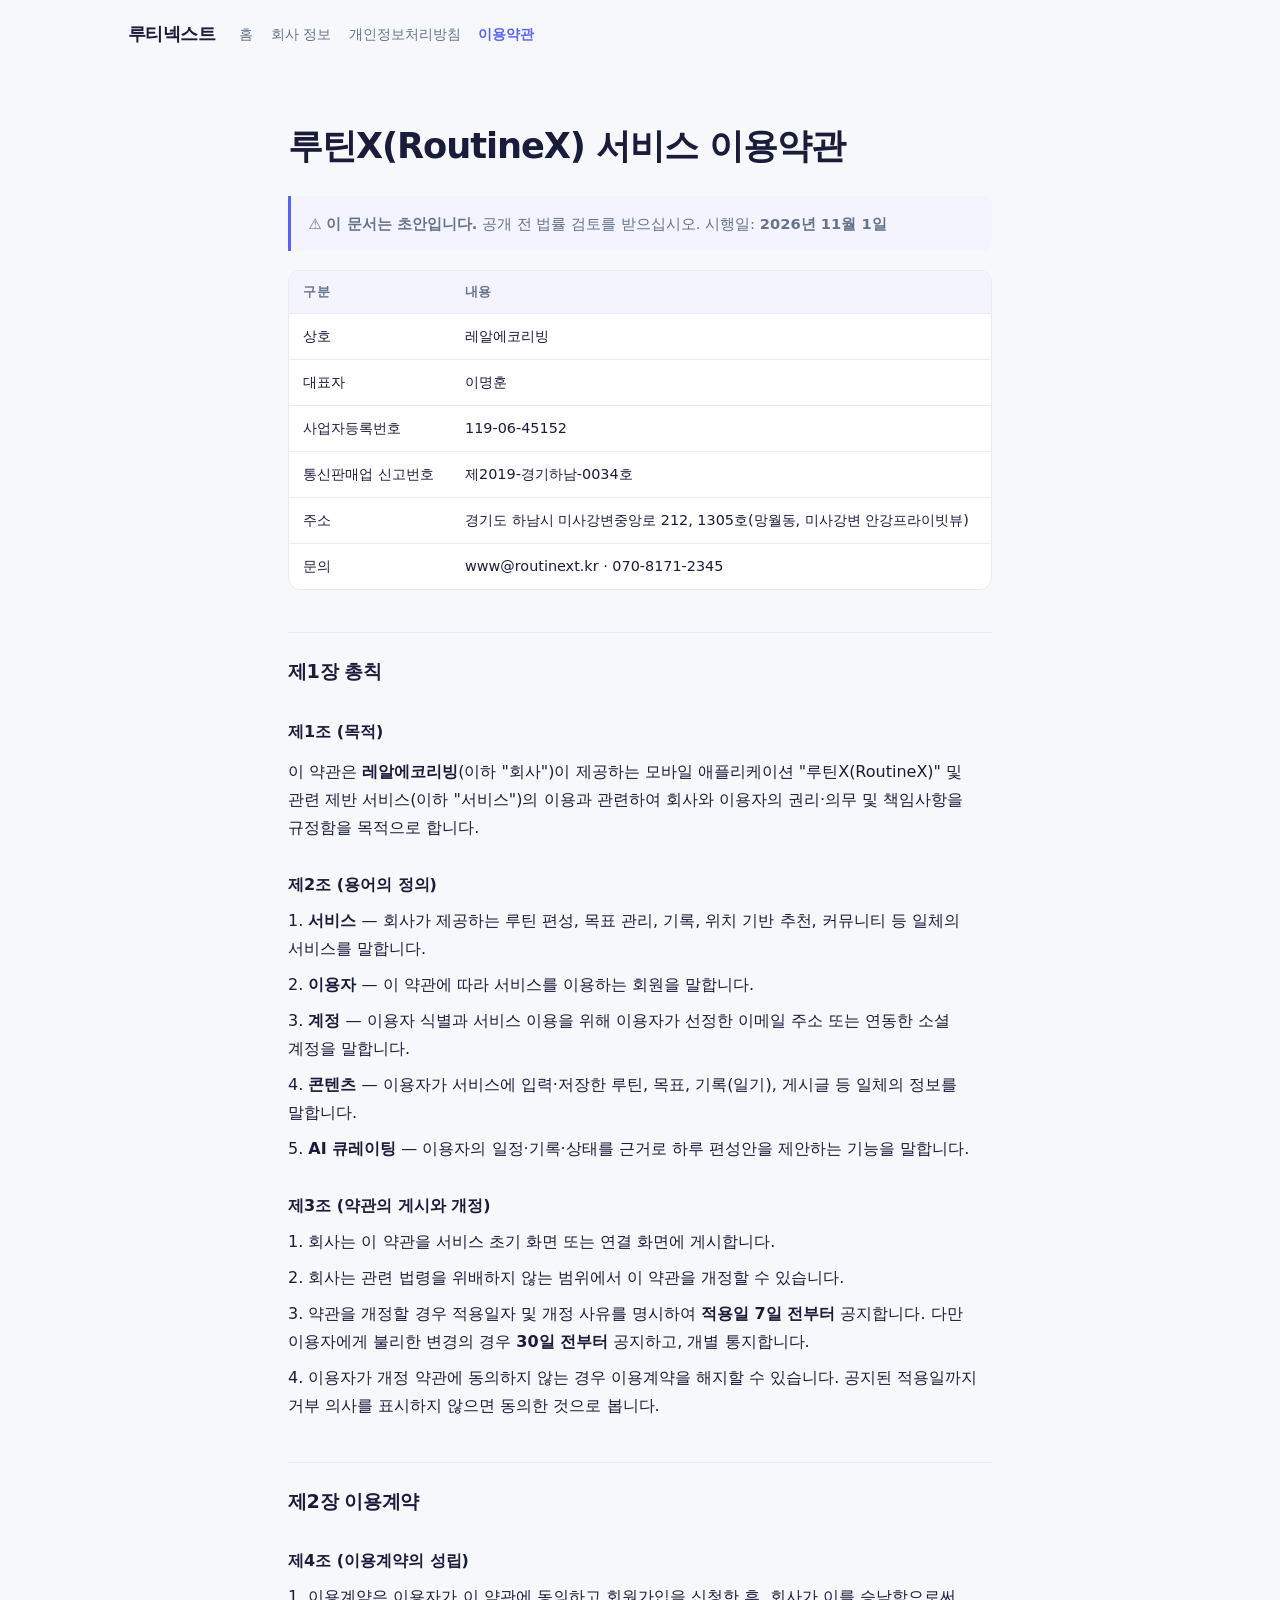
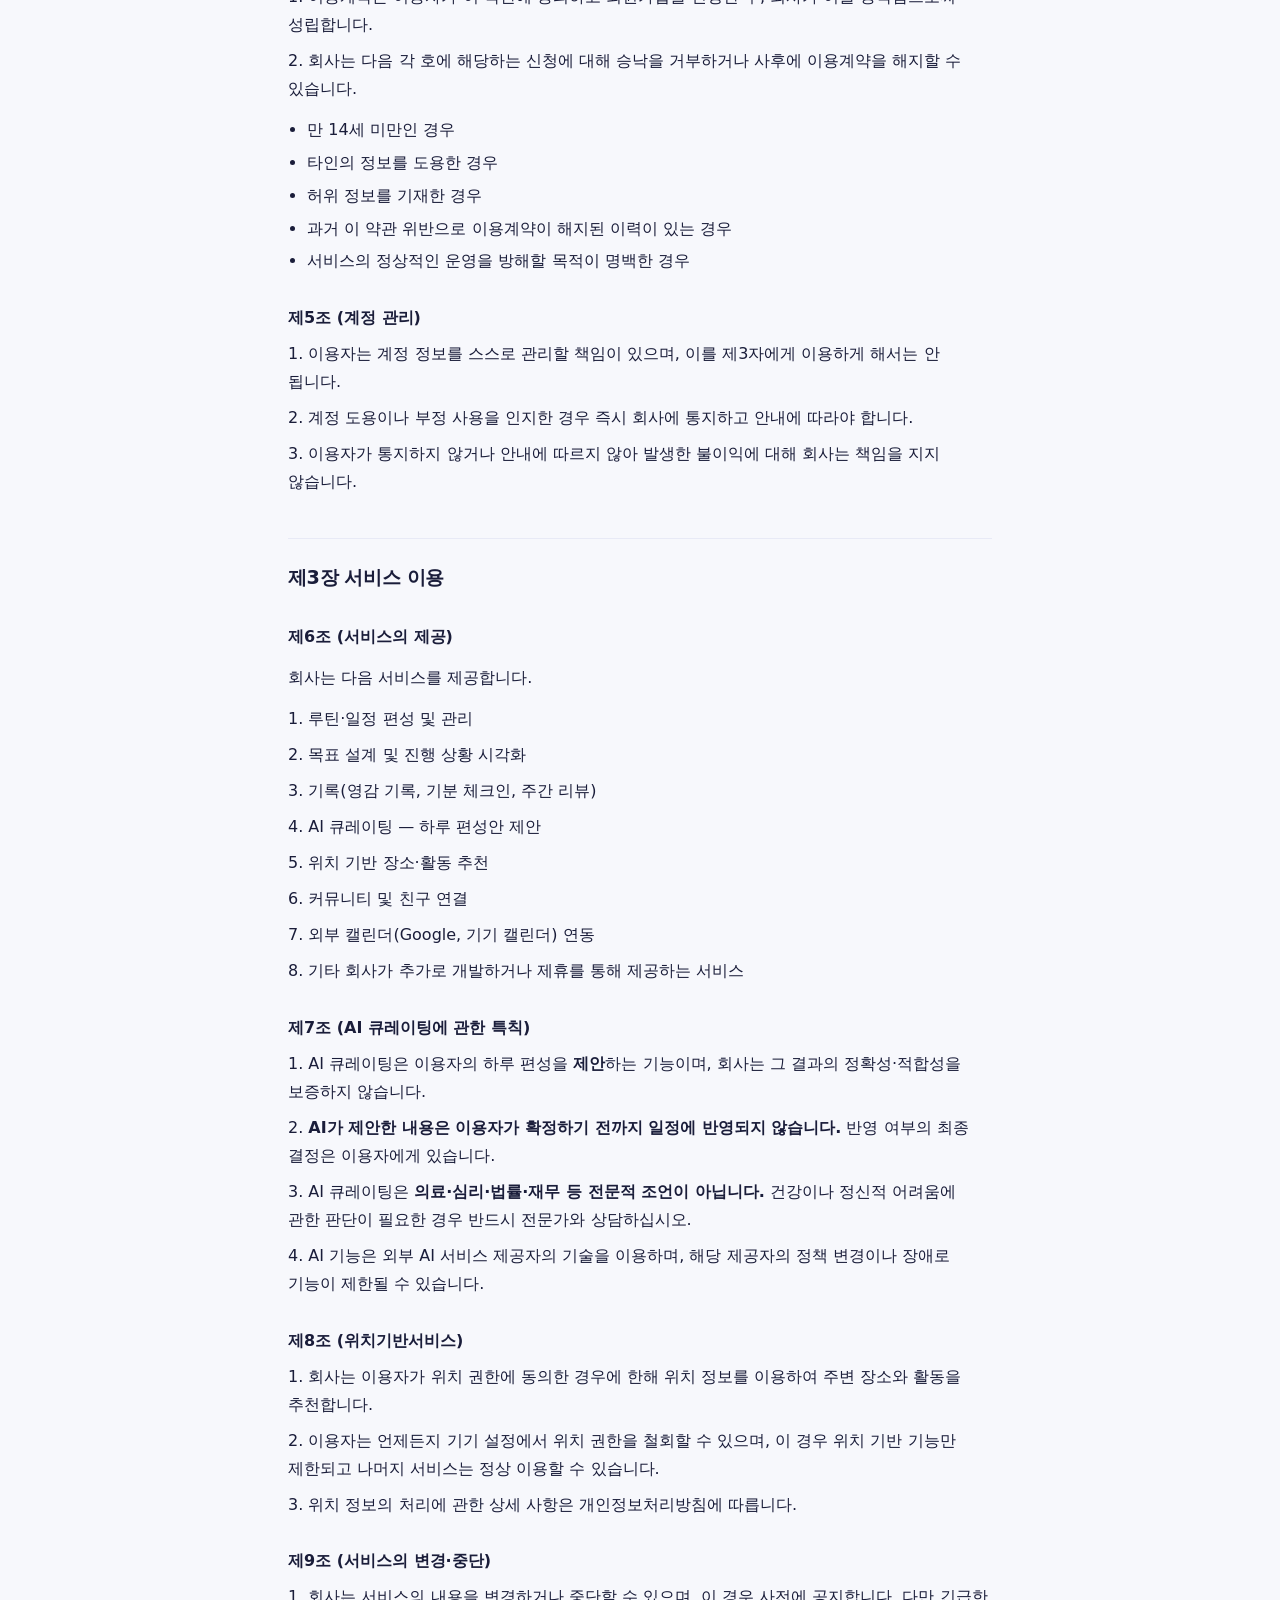
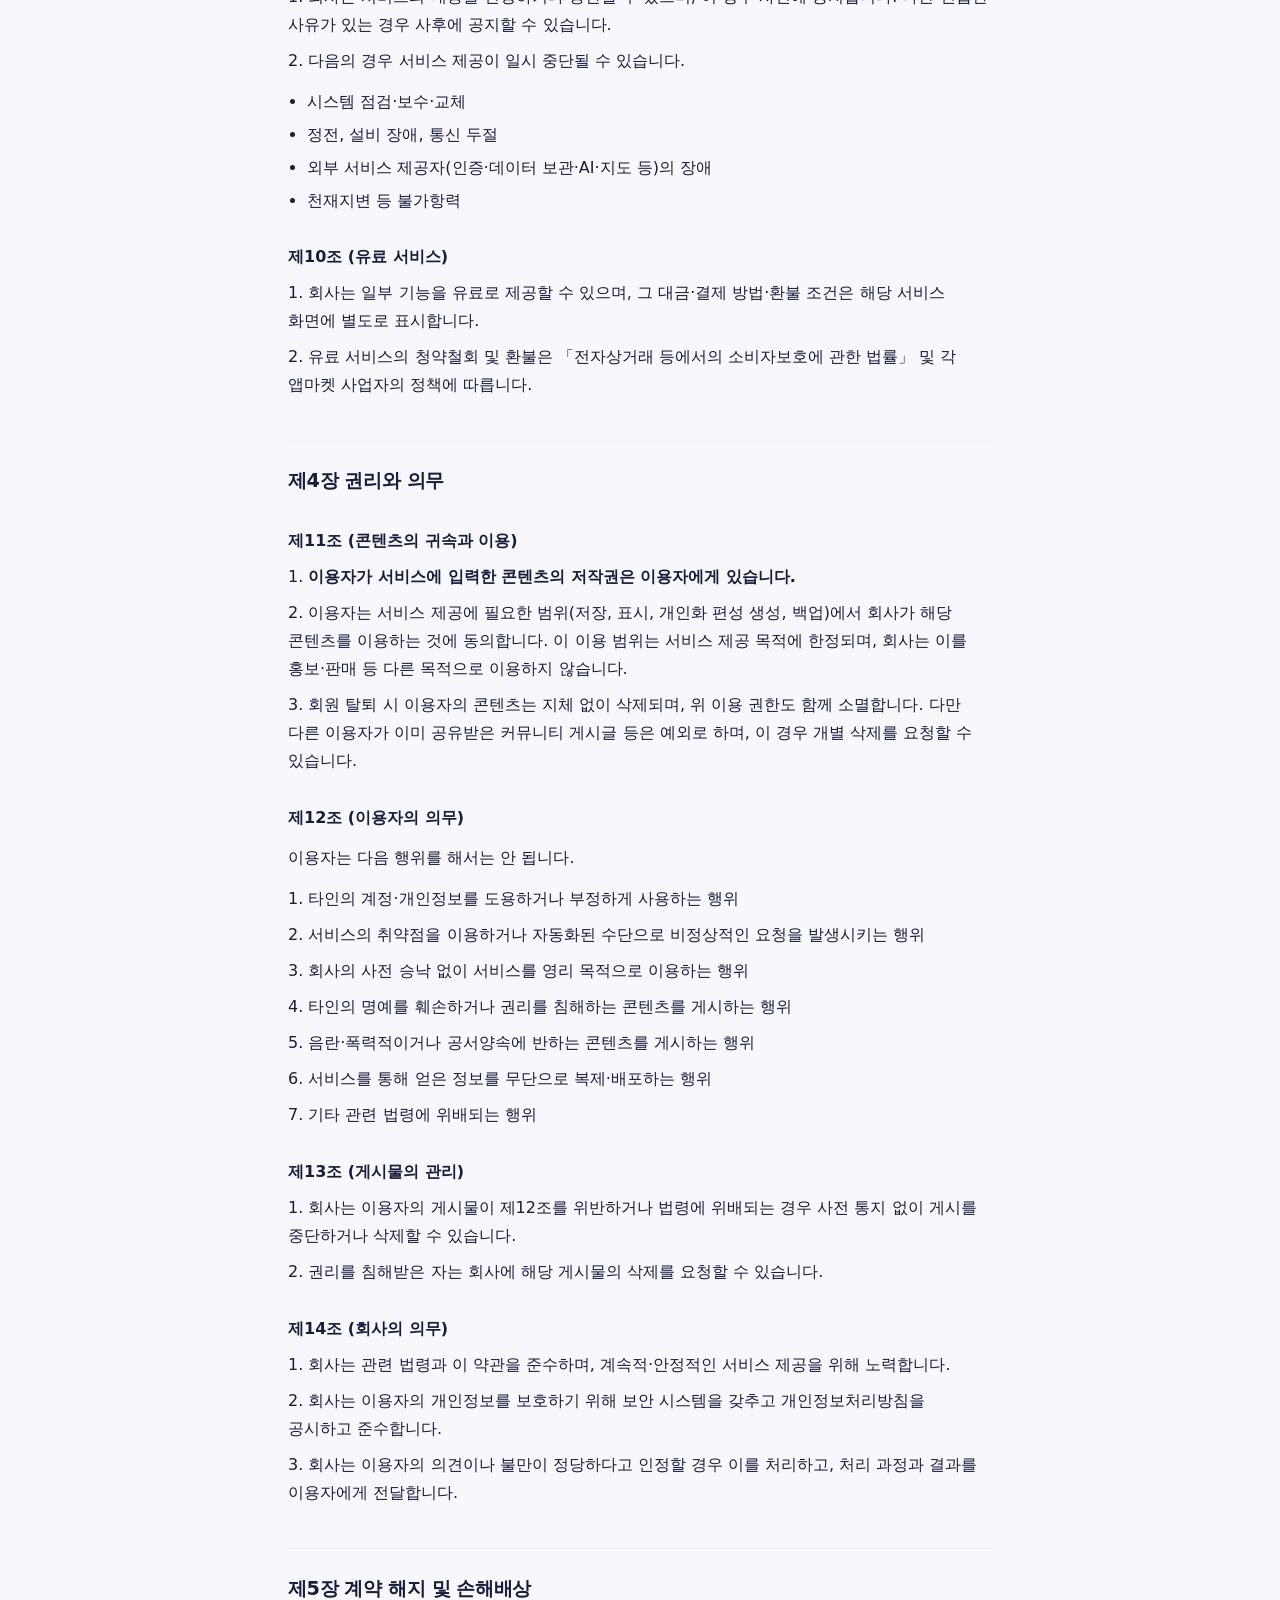
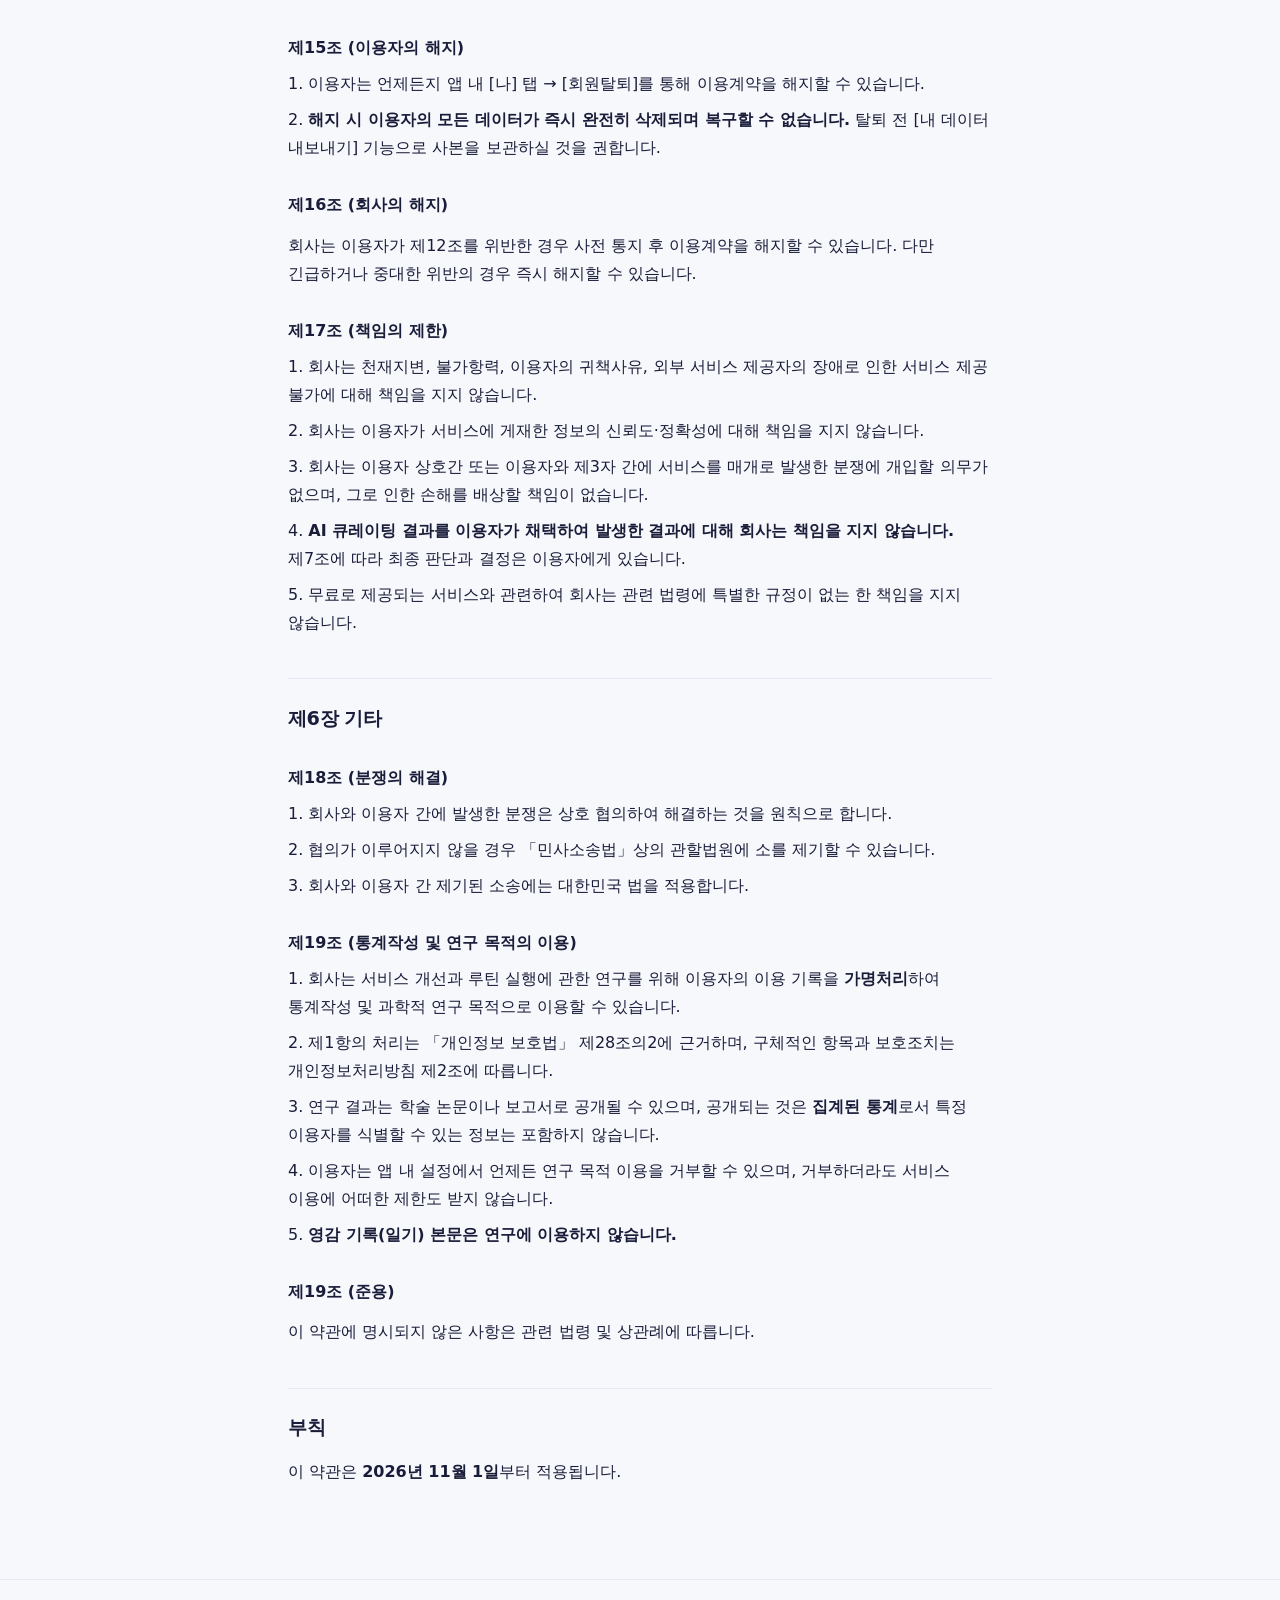
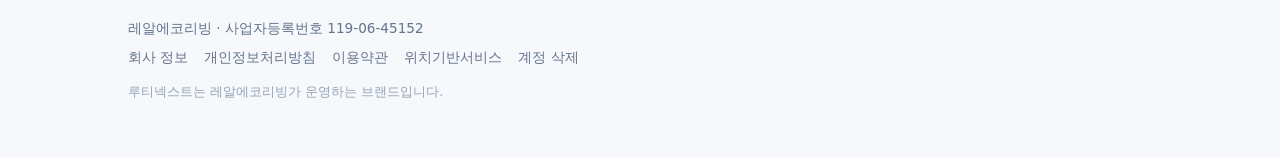
<file: terms/index.html>
<!doctype html>
<html lang="ko">
<head>
<meta charset="utf-8">
<meta name="viewport" content="width=device-width, initial-scale=1">
<title>이용약관 — 루티넥스트</title>
<meta name="description" content="루티넥스트 서비스 이용약관입니다.">
<meta property="og:title" content="이용약관 — 루티넥스트">
<meta property="og:description" content="루티넥스트 서비스 이용약관입니다.">
<meta property="og:type" content="website">
<meta property="og:site_name" content="루티넥스트">
<link rel="stylesheet" href="/assets/style.css">
</head>
<body>
<header class="top">
  <a class="brand" href="/">루티넥스트</a>
  <nav><a href="/">홈</a><a href="/company/">회사 정보</a><a href="/privacy/">개인정보처리방침</a><a href="/terms/" class="on">이용약관</a></nav>
</header>
<main class="doc">
  <div class="wrap">
    <h1>루틴X(RoutineX) 서비스 이용약관</h1>
<blockquote>⚠️ <strong>이 문서는 초안입니다.</strong> 공개 전 법률 검토를 받으십시오.  시행일: <strong>2026년 11월 1일</strong></blockquote>
<div class="tablewrap"><table><thead><tr>
<th>구분</th>
<th>내용</th>
</tr></thead><tbody>
<tr><td>상호</td><td>레알에코리빙</td></tr>
<tr><td>대표자</td><td>이명훈</td></tr>
<tr><td>사업자등록번호</td><td>119-06-45152</td></tr>
<tr><td>통신판매업 신고번호</td><td>제2019-경기하남-0034호</td></tr>
<tr><td>주소</td><td>경기도 하남시 미사강변중앙로 212, 1305호(망월동, 미사강변 안강프라이빗뷰)</td></tr>
<tr><td>문의</td><td>www@routinext.kr · 070-8171-2345</td></tr>
</tbody></table></div>
<hr>
<h2>제1장 총칙</h2>
<h3>제1조 (목적)</h3>
<p>이 약관은 <strong>레알에코리빙</strong>(이하 &quot;회사&quot;)이 제공하는 모바일 애플리케이션 &quot;루틴X(RoutineX)&quot; 및 관련 제반 서비스(이하 &quot;서비스&quot;)의 이용과 관련하여 회사와 이용자의 권리·의무 및 책임사항을 규정함을 목적으로 합니다.</p>
<h3>제2조 (용어의 정의)</h3>
<p class="num">1. <strong>서비스</strong> — 회사가 제공하는 루틴 편성, 목표 관리, 기록, 위치 기반 추천, 커뮤니티 등 일체의 서비스를 말합니다.</p>
<p class="num">2. <strong>이용자</strong> — 이 약관에 따라 서비스를 이용하는 회원을 말합니다.</p>
<p class="num">3. <strong>계정</strong> — 이용자 식별과 서비스 이용을 위해 이용자가 선정한 이메일 주소 또는 연동한 소셜 계정을 말합니다.</p>
<p class="num">4. <strong>콘텐츠</strong> — 이용자가 서비스에 입력·저장한 루틴, 목표, 기록(일기), 게시글 등 일체의 정보를 말합니다.</p>
<p class="num">5. <strong>AI 큐레이팅</strong> — 이용자의 일정·기록·상태를 근거로 하루 편성안을 제안하는 기능을 말합니다.</p>
<h3>제3조 (약관의 게시와 개정)</h3>
<p class="num">1. 회사는 이 약관을 서비스 초기 화면 또는 연결 화면에 게시합니다.</p>
<p class="num">2. 회사는 관련 법령을 위배하지 않는 범위에서 이 약관을 개정할 수 있습니다.</p>
<p class="num">3. 약관을 개정할 경우 적용일자 및 개정 사유를 명시하여 <strong>적용일 7일 전부터</strong> 공지합니다. 다만 이용자에게 불리한 변경의 경우 <strong>30일 전부터</strong> 공지하고, 개별 통지합니다.</p>
<p class="num">4. 이용자가 개정 약관에 동의하지 않는 경우 이용계약을 해지할 수 있습니다. 공지된 적용일까지 거부 의사를 표시하지 않으면 동의한 것으로 봅니다.</p>
<hr>
<h2>제2장 이용계약</h2>
<h3>제4조 (이용계약의 성립)</h3>
<p class="num">1. 이용계약은 이용자가 이 약관에 동의하고 회원가입을 신청한 후, 회사가 이를 승낙함으로써 성립합니다.</p>
<p class="num">2. 회사는 다음 각 호에 해당하는 신청에 대해 승낙을 거부하거나 사후에 이용계약을 해지할 수 있습니다.</p>
<ul>
<li>만 14세 미만인 경우</li>
<li>타인의 정보를 도용한 경우</li>
<li>허위 정보를 기재한 경우</li>
<li>과거 이 약관 위반으로 이용계약이 해지된 이력이 있는 경우</li>
<li>서비스의 정상적인 운영을 방해할 목적이 명백한 경우</li>
</ul>
<h3>제5조 (계정 관리)</h3>
<p class="num">1. 이용자는 계정 정보를 스스로 관리할 책임이 있으며, 이를 제3자에게 이용하게 해서는 안 됩니다.</p>
<p class="num">2. 계정 도용이나 부정 사용을 인지한 경우 즉시 회사에 통지하고 안내에 따라야 합니다.</p>
<p class="num">3. 이용자가 통지하지 않거나 안내에 따르지 않아 발생한 불이익에 대해 회사는 책임을 지지 않습니다.</p>
<hr>
<h2>제3장 서비스 이용</h2>
<h3>제6조 (서비스의 제공)</h3>
<p>회사는 다음 서비스를 제공합니다.</p>
<p class="num">1. 루틴·일정 편성 및 관리</p>
<p class="num">2. 목표 설계 및 진행 상황 시각화</p>
<p class="num">3. 기록(영감 기록, 기분 체크인, 주간 리뷰)</p>
<p class="num">4. AI 큐레이팅 — 하루 편성안 제안</p>
<p class="num">5. 위치 기반 장소·활동 추천</p>
<p class="num">6. 커뮤니티 및 친구 연결</p>
<p class="num">7. 외부 캘린더(Google, 기기 캘린더) 연동</p>
<p class="num">8. 기타 회사가 추가로 개발하거나 제휴를 통해 제공하는 서비스</p>
<h3>제7조 (AI 큐레이팅에 관한 특칙)</h3>
<p class="num">1. AI 큐레이팅은 이용자의 하루 편성을 <strong>제안</strong>하는 기능이며, 회사는 그 결과의 정확성·적합성을 보증하지 않습니다.</p>
<p class="num">2. <strong>AI가 제안한 내용은 이용자가 확정하기 전까지 일정에 반영되지 않습니다.</strong> 반영 여부의 최종 결정은 이용자에게 있습니다.</p>
<p class="num">3. AI 큐레이팅은 <strong>의료·심리·법률·재무 등 전문적 조언이 아닙니다.</strong> 건강이나 정신적 어려움에 관한 판단이 필요한 경우 반드시 전문가와 상담하십시오.</p>
<p class="num">4. AI 기능은 외부 AI 서비스 제공자의 기술을 이용하며, 해당 제공자의 정책 변경이나 장애로 기능이 제한될 수 있습니다.</p>
<h3>제8조 (위치기반서비스)</h3>
<p class="num">1. 회사는 이용자가 위치 권한에 동의한 경우에 한해 위치 정보를 이용하여 주변 장소와 활동을 추천합니다.</p>
<p class="num">2. 이용자는 언제든지 기기 설정에서 위치 권한을 철회할 수 있으며, 이 경우 위치 기반 기능만 제한되고 나머지 서비스는 정상 이용할 수 있습니다.</p>
<p class="num">3. 위치 정보의 처리에 관한 상세 사항은 개인정보처리방침에 따릅니다.</p>
<h3>제9조 (서비스의 변경·중단)</h3>
<p class="num">1. 회사는 서비스의 내용을 변경하거나 중단할 수 있으며, 이 경우 사전에 공지합니다. 다만 긴급한 사유가 있는 경우 사후에 공지할 수 있습니다.</p>
<p class="num">2. 다음의 경우 서비스 제공이 일시 중단될 수 있습니다.</p>
<ul>
<li>시스템 점검·보수·교체</li>
<li>정전, 설비 장애, 통신 두절</li>
<li>외부 서비스 제공자(인증·데이터 보관·AI·지도 등)의 장애</li>
<li>천재지변 등 불가항력</li>
</ul>
<h3>제10조 (유료 서비스)</h3>
<p class="num">1. 회사는 일부 기능을 유료로 제공할 수 있으며, 그 대금·결제 방법·환불 조건은 해당 서비스 화면에 별도로 표시합니다.</p>
<p class="num">2. 유료 서비스의 청약철회 및 환불은 「전자상거래 등에서의 소비자보호에 관한 법률」 및 각 앱마켓 사업자의 정책에 따릅니다.</p>
<hr>
<h2>제4장 권리와 의무</h2>
<h3>제11조 (콘텐츠의 귀속과 이용)</h3>
<p class="num">1. <strong>이용자가 서비스에 입력한 콘텐츠의 저작권은 이용자에게 있습니다.</strong></p>
<p class="num">2. 이용자는 서비스 제공에 필요한 범위(저장, 표시, 개인화 편성 생성, 백업)에서 회사가 해당 콘텐츠를 이용하는 것에 동의합니다. 이 이용 범위는 서비스 제공 목적에 한정되며, 회사는 이를 홍보·판매 등 다른 목적으로 이용하지 않습니다.</p>
<p class="num">3. 회원 탈퇴 시 이용자의 콘텐츠는 지체 없이 삭제되며, 위 이용 권한도 함께 소멸합니다. 다만 다른 이용자가 이미 공유받은 커뮤니티 게시글 등은 예외로 하며, 이 경우 개별 삭제를 요청할 수 있습니다.</p>
<h3>제12조 (이용자의 의무)</h3>
<p>이용자는 다음 행위를 해서는 안 됩니다.</p>
<p class="num">1. 타인의 계정·개인정보를 도용하거나 부정하게 사용하는 행위</p>
<p class="num">2. 서비스의 취약점을 이용하거나 자동화된 수단으로 비정상적인 요청을 발생시키는 행위</p>
<p class="num">3. 회사의 사전 승낙 없이 서비스를 영리 목적으로 이용하는 행위</p>
<p class="num">4. 타인의 명예를 훼손하거나 권리를 침해하는 콘텐츠를 게시하는 행위</p>
<p class="num">5. 음란·폭력적이거나 공서양속에 반하는 콘텐츠를 게시하는 행위</p>
<p class="num">6. 서비스를 통해 얻은 정보를 무단으로 복제·배포하는 행위</p>
<p class="num">7. 기타 관련 법령에 위배되는 행위</p>
<h3>제13조 (게시물의 관리)</h3>
<p class="num">1. 회사는 이용자의 게시물이 제12조를 위반하거나 법령에 위배되는 경우 사전 통지 없이 게시를 중단하거나 삭제할 수 있습니다.</p>
<p class="num">2. 권리를 침해받은 자는 회사에 해당 게시물의 삭제를 요청할 수 있습니다.</p>
<h3>제14조 (회사의 의무)</h3>
<p class="num">1. 회사는 관련 법령과 이 약관을 준수하며, 계속적·안정적인 서비스 제공을 위해 노력합니다.</p>
<p class="num">2. 회사는 이용자의 개인정보를 보호하기 위해 보안 시스템을 갖추고 개인정보처리방침을 공시하고 준수합니다.</p>
<p class="num">3. 회사는 이용자의 의견이나 불만이 정당하다고 인정할 경우 이를 처리하고, 처리 과정과 결과를 이용자에게 전달합니다.</p>
<hr>
<h2>제5장 계약 해지 및 손해배상</h2>
<h3>제15조 (이용자의 해지)</h3>
<p class="num">1. 이용자는 언제든지 앱 내 [나] 탭 → [회원탈퇴]를 통해 이용계약을 해지할 수 있습니다.</p>
<p class="num">2. <strong>해지 시 이용자의 모든 데이터가 즉시 완전히 삭제되며 복구할 수 없습니다.</strong> 탈퇴 전 [내 데이터 내보내기] 기능으로 사본을 보관하실 것을 권합니다.</p>
<h3>제16조 (회사의 해지)</h3>
<p>회사는 이용자가 제12조를 위반한 경우 사전 통지 후 이용계약을 해지할 수 있습니다. 다만 긴급하거나 중대한 위반의 경우 즉시 해지할 수 있습니다.</p>
<h3>제17조 (책임의 제한)</h3>
<p class="num">1. 회사는 천재지변, 불가항력, 이용자의 귀책사유, 외부 서비스 제공자의 장애로 인한 서비스 제공 불가에 대해 책임을 지지 않습니다.</p>
<p class="num">2. 회사는 이용자가 서비스에 게재한 정보의 신뢰도·정확성에 대해 책임을 지지 않습니다.</p>
<p class="num">3. 회사는 이용자 상호간 또는 이용자와 제3자 간에 서비스를 매개로 발생한 분쟁에 개입할 의무가 없으며, 그로 인한 손해를 배상할 책임이 없습니다.</p>
<p class="num">4. <strong>AI 큐레이팅 결과를 이용자가 채택하여 발생한 결과에 대해 회사는 책임을 지지 않습니다.</strong> 제7조에 따라 최종 판단과 결정은 이용자에게 있습니다.</p>
<p class="num">5. 무료로 제공되는 서비스와 관련하여 회사는 관련 법령에 특별한 규정이 없는 한 책임을 지지 않습니다.</p>
<hr>
<h2>제6장 기타</h2>
<h3>제18조 (분쟁의 해결)</h3>
<p class="num">1. 회사와 이용자 간에 발생한 분쟁은 상호 협의하여 해결하는 것을 원칙으로 합니다.</p>
<p class="num">2. 협의가 이루어지지 않을 경우 「민사소송법」상의 관할법원에 소를 제기할 수 있습니다.</p>
<p class="num">3. 회사와 이용자 간 제기된 소송에는 대한민국 법을 적용합니다.</p>
<h3>제19조 (통계작성 및 연구 목적의 이용)</h3>
<p class="num">1. 회사는 서비스 개선과 루틴 실행에 관한 연구를 위해 이용자의 이용 기록을 <strong>가명처리</strong>하여 통계작성 및 과학적 연구 목적으로 이용할 수 있습니다.</p>
<p class="num">2. 제1항의 처리는 「개인정보 보호법」 제28조의2에 근거하며, 구체적인 항목과 보호조치는 개인정보처리방침 제2조에 따릅니다.</p>
<p class="num">3. 연구 결과는 학술 논문이나 보고서로 공개될 수 있으며, 공개되는 것은 <strong>집계된 통계</strong>로서 특정 이용자를 식별할 수 있는 정보는 포함하지 않습니다.</p>
<p class="num">4. 이용자는 앱 내 설정에서 언제든 연구 목적 이용을 거부할 수 있으며, 거부하더라도 서비스 이용에 어떠한 제한도 받지 않습니다.</p>
<p class="num">5. <strong>영감 기록(일기) 본문은 연구에 이용하지 않습니다.</strong></p>
<h3>제19조 (준용)</h3>
<p>이 약관에 명시되지 않은 사항은 관련 법령 및 상관례에 따릅니다.</p>
<hr>
<h2>부칙</h2>
<p>이 약관은 <strong>2026년 11월 1일</strong>부터 적용됩니다.</p>
  </div>
</main>
<footer class="foot">
  <div class="wrap">
    <p class="biz">레알에코리빙 · 사업자등록번호 119-06-45152</p>
    <p class="links">
      <a href="/company/">회사 정보</a>
      <a href="/privacy/">개인정보처리방침</a>
      <a href="/terms/">이용약관</a>
      <a href="/location/">위치기반서비스</a>
      <a href="/delete-account/">계정 삭제</a>
    </p>
    <p class="note">
      루티넥스트는 레알에코리빙가 운영하는 브랜드입니다.
    </p>
  </div>
</footer>
</body>
</html>
</file>
<file: assets/style.css>
/* 루티넥스트 웹사이트
 *
 * 색은 앱의 Clarity 팔레트에서 그대로 가져왔다(theme/rx_palettes.dart).
 * 사이트와 앱이 다른 색을 쓰면 스토어에서 앱을 보고 넘어온 사람이
 * "같은 제품이 맞나" 하고 한 번 멈칫한다.
 */

:root {
  --primary: #5765F2;
  --primary-dark: #3D4CE3;
  --primary-light: #EEF0FE;
  --accent: #FF6B6B;
  --bg: #F7F8FC;
  --surface: #FFFFFF;
  --surface-alt: #F3F4FF;
  --border: #E8EAF6;
  --text: #1A1D3A;
  --text-2: #64748B;
  --text-3: #94A3B8;

  --wrap: 68rem;
  --radius: 18px;
}

* { box-sizing: border-box; }

html { -webkit-text-size-adjust: 100%; }

body {
  margin: 0;
  background: var(--bg);
  color: var(--text);
  font-family: "Pretendard", -apple-system, BlinkMacSystemFont,
    "Apple SD Gothic Neo", "Malgun Gothic", "맑은 고딕", system-ui, sans-serif;
  font-size: 16px;
  line-height: 1.75;
  word-break: keep-all;      /* 한글은 어절 단위로 끊어야 읽힌다 */
  overflow-wrap: anywhere;
}

.wrap {
  max-width: var(--wrap);
  margin: 0 auto;
  padding: 0 clamp(1.1rem, 4vw, 2rem);
}

a { color: var(--primary); }

/* ── 헤더 ───────────────────────────────────────────────── */
.top {
  display: flex;
  align-items: center;
  gap: 1.5rem;
  flex-wrap: wrap;
  max-width: var(--wrap);
  margin: 0 auto;
  padding: 1.1rem clamp(1.1rem, 4vw, 2rem);
}
.brand {
  font-weight: 800;
  font-size: 1.15rem;
  letter-spacing: -0.03em;
  color: var(--text);
  text-decoration: none;
}
.top nav {
  display: flex;
  gap: 1.1rem;
  flex-wrap: wrap;
  font-size: 0.87rem;
}
.top nav a {
  color: var(--text-2);
  text-decoration: none;
}
.top nav a:hover { color: var(--primary); }
.top nav a.on { color: var(--primary); font-weight: 700; }

/* ── 히어로 ─────────────────────────────────────────────── */
.hero {
  padding: clamp(3rem, 9vw, 6.5rem) 0 clamp(2.5rem, 7vw, 4.5rem);
}
.eyebrow {
  margin: 0 0 0.9rem;
  font-size: 0.78rem;
  font-weight: 700;
  letter-spacing: 0.14em;
  color: var(--primary);
}
.hero h1 {
  margin: 0;
  font-size: clamp(2.1rem, 6.5vw, 3.7rem);
  line-height: 1.24;
  letter-spacing: -0.035em;
  font-weight: 800;
  text-wrap: balance;
}
.hero h1 em {
  font-style: normal;
  color: var(--primary);
}
.hero .lead {
  margin: 1.4rem 0 0;
  max-width: 34rem;
  font-size: clamp(1rem, 2.4vw, 1.12rem);
  color: var(--text-2);
}

/* ── 섹션 ───────────────────────────────────────────────── */
.section { padding: clamp(2.6rem, 7vw, 4.5rem) 0; }
.section.alt { background: var(--surface-alt); }
.section h2 {
  margin: 0;
  font-size: clamp(1.35rem, 3.6vw, 1.9rem);
  letter-spacing: -0.03em;
  font-weight: 800;
}
.section .sub {
  margin: 0.5rem 0 0;
  color: var(--text-2);
  font-size: 0.95rem;
}

/* ── 제품 카드 ──────────────────────────────────────────── */
.cards {
  display: grid;
  gap: 1rem;
  grid-template-columns: repeat(auto-fit, minmax(15rem, 1fr));
  margin-top: 1.8rem;
}
.card {
  background: var(--surface);
  border: 1px solid var(--border);
  border-radius: var(--radius);
  padding: 1.5rem 1.4rem;
}
/* 지금 출시하는 제품 하나만 강조한다. 셋을 똑같이 두면
   "무엇을 쓰면 되나"가 흐려진다. */
.card.lead {
  border-color: var(--primary);
  box-shadow: 0 10px 30px rgba(87, 101, 242, 0.14);
}
.card .kind {
  margin: 0;
  font-size: 0.74rem;
  font-weight: 700;
  letter-spacing: 0.08em;
  color: var(--text-3);
}
.card h3 {
  margin: 0.35rem 0 0.55rem;
  font-size: 1.28rem;
  letter-spacing: -0.02em;
}
.card.lead h3 { color: var(--primary); }
.card .desc {
  margin: 0;
  color: var(--text-2);
  font-size: 0.94rem;
}
.card .status {
  margin: 1rem 0 0;
  display: inline-block;
  padding: 0.22rem 0.6rem;
  border-radius: 999px;
  background: var(--surface-alt);
  color: var(--text-2);
  font-size: 0.74rem;
  font-weight: 700;
}
.card.lead .status {
  background: var(--primary-light);
  color: var(--primary-dark);
}

/* ── 원칙 ───────────────────────────────────────────────── */
.principles {
  display: grid;
  gap: 1.6rem;
  grid-template-columns: repeat(auto-fit, minmax(16rem, 1fr));
  margin-top: 1.8rem;
}
.principle h3 {
  margin: 0 0 0.4rem;
  font-size: 1.05rem;
  letter-spacing: -0.02em;
}
.principle p {
  margin: 0;
  color: var(--text-2);
  font-size: 0.93rem;
}

.contact p { color: var(--text-2); margin: 0.6rem 0 0; }

/* ── 문서(방침·약관·회사정보) ───────────────────────────── */
.doc { padding: clamp(1.6rem, 5vw, 3rem) 0 clamp(3rem, 8vw, 5rem); }
.doc .wrap { max-width: 48rem; }
.doc h1 {
  font-size: clamp(1.6rem, 4.5vw, 2.2rem);
  letter-spacing: -0.03em;
  margin: 0 0 1.2rem;
}
.doc h2 {
  margin: 2.6rem 0 0.8rem;
  font-size: 1.2rem;
  letter-spacing: -0.02em;
  padding-top: 1.4rem;
  border-top: 1px solid var(--border);
}
.doc h3 { margin: 1.8rem 0 0.5rem; font-size: 1rem; }
.doc h4 { margin: 1.2rem 0 0.4rem; font-size: 0.94rem; }
.doc p { margin: 0.8rem 0; }
.doc ul { margin: 0.8rem 0; padding-left: 1.2rem; }
.doc li { margin: 0.3rem 0; }
.doc hr { display: none; }          /* h2의 윗선이 이미 구분한다 */
.doc blockquote {
  margin: 1.2rem 0;
  padding: 0.9rem 1.1rem;
  background: var(--surface-alt);
  border-left: 3px solid var(--primary);
  border-radius: 0 10px 10px 0;
  color: var(--text-2);
  font-size: 0.92rem;
}
.doc code {
  background: var(--surface-alt);
  padding: 0.1em 0.35em;
  border-radius: 4px;
  font-size: 0.88em;
}
.doc .num { margin: 0.5rem 0; }

/* 표는 반드시 자기 안에서 가로 스크롤한다.
   방침의 표는 열이 많아 모바일에서 본문을 밀어낸다. */
.tablewrap {
  overflow-x: auto;
  margin: 1.1rem 0;
  border: 1px solid var(--border);
  border-radius: 12px;
  background: var(--surface);
}
table {
  width: 100%;
  border-collapse: collapse;
  font-size: 0.9rem;
  min-width: 22rem;
}
th, td {
  padding: 0.62rem 0.9rem;
  text-align: left;
  border-bottom: 1px solid var(--border);
  vertical-align: top;
}
thead th {
  background: var(--surface-alt);
  font-size: 0.8rem;
  letter-spacing: 0.02em;
  color: var(--text-2);
  white-space: nowrap;
}
tbody tr:last-child td, tbody tr:last-child th { border-bottom: none; }
table.kv th {
  width: 9.5rem;
  background: var(--surface-alt);
  white-space: nowrap;
}

/* ── 푸터 ───────────────────────────────────────────────── */
.foot {
  border-top: 1px solid var(--border);
  padding: 2rem 0 3rem;
  font-size: 0.85rem;
  color: var(--text-2);
}
.foot p { margin: 0.35rem 0; }
.foot .links { display: flex; gap: 1rem; flex-wrap: wrap; }
.foot .links a { color: var(--text-2); text-decoration: none; }
.foot .links a:hover { color: var(--primary); }
.foot .note { color: var(--text-3); font-size: 0.8rem; margin-top: 0.7rem; }

/* ── 다크 모드 ──────────────────────────────────────────── */
@media (prefers-color-scheme: dark) {
  :root {
    --bg: #101227;
    --surface: #181B33;
    --surface-alt: #1E2242;
    --border: #2A2F52;
    --text: #ECEEF8;
    --text-2: #A5AFC9;
    --text-3: #7A85A6;
    --primary: #8B96F8;
    --primary-dark: #A3ACFA;
    --primary-light: #23284A;
  }
  .card.lead { box-shadow: 0 10px 30px rgba(0, 0, 0, 0.35); }
}
</file>
